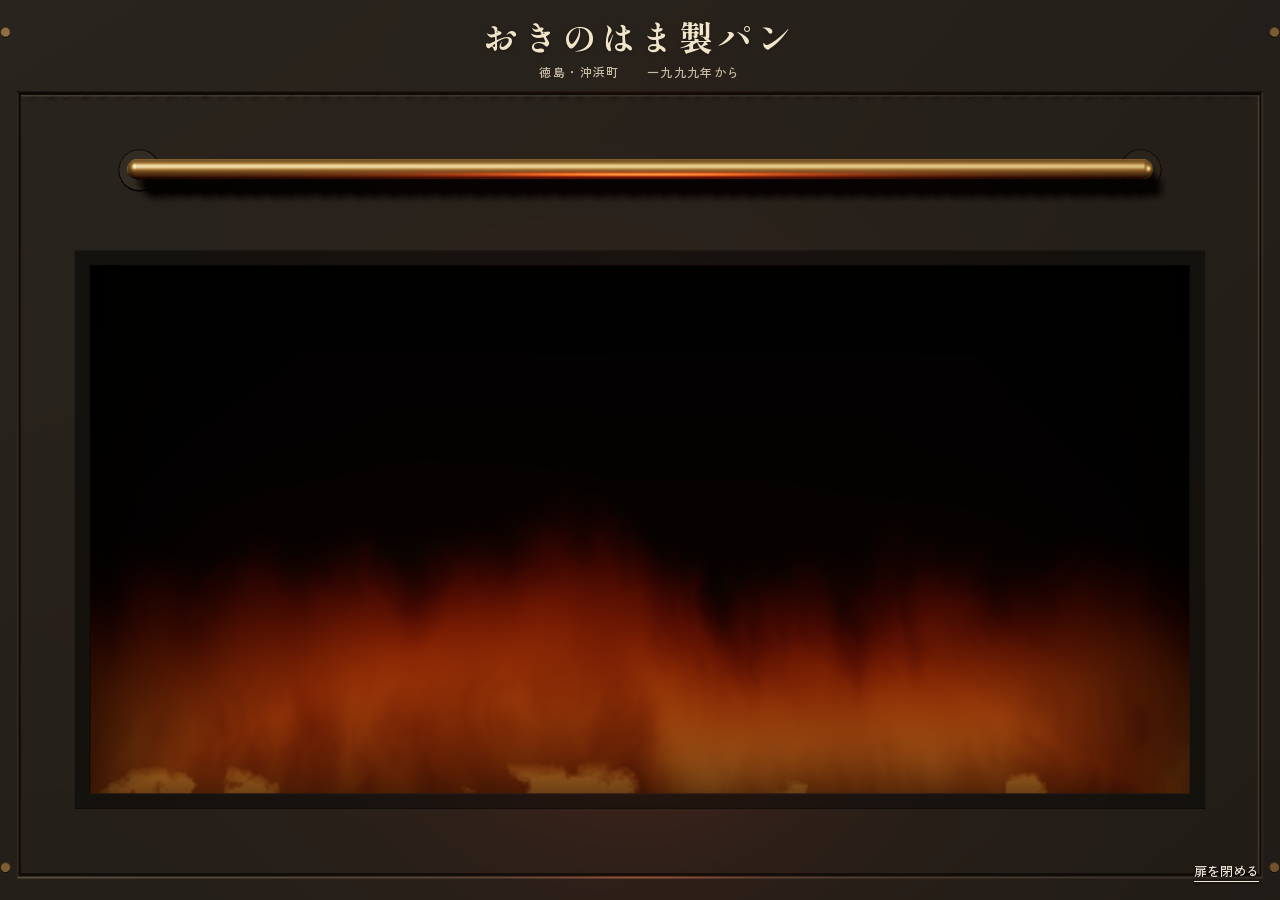
<file: index.html>
<!doctype html><html lang="ja"><head><meta charset="utf-8"><meta name="viewport" content="width=device-width,initial-scale=1,viewport-fit=cover"><meta name="robots" content="noindex,nofollow"><meta name="theme-color" content="#1b1a18"><meta name="description" content="徳島市沖浜町の架空のパン屋の制作見本。窯の扉を開けると、朝から順に焼き上がるパンと、金曜に焼いて送るパン便。"><link rel="canonical" href="https://okinohama-demo.github.io/okinohama/"><title>おきのはま製パン｜窯から、店先へ</title>
<link rel="icon" href="data:,">
<link rel="preconnect" href="https://fonts.googleapis.com"><link rel="preconnect" href="https://fonts.gstatic.com" crossorigin><link href="https://fonts.googleapis.com/css2?family=Shippori+Mincho+B1:wght@700&family=Zen+Kaku+Gothic+New:wght@500;700&display=swap" rel="stylesheet">
<link rel="stylesheet" href="door-review/door.css?v=solid3"><link rel="stylesheet" href="door-review/top-look.css?v=look1"><link rel="stylesheet" href="door-review/top-unified.css?v=unified1"><link rel="stylesheet" href="door-review/bakery-v4.css?v=v4f">
<link rel="modulepreload" href="door-review/door-v4-scene.mjs?v=v4f"><link rel="preload" href="door-review/assets/open/morning-batch-v1.webp" as="image">
</head><body class="bakery-v4"><main>
<div class="oven" id="oven" data-position="closed" data-view="framed" data-version="bakery-v4" data-renderer="loading">
  <section class="chamber" aria-labelledby="bread-title">
    <picture class="hero-scene"><img class="bread" src="door-review/assets/open/morning-batch-v1.webp" alt="窯の天板に並ぶ、焼きたてのパン" width="1536" height="1024" fetchpriority="high" draggable="false"></picture>
    <div class="chamber-vignette" aria-hidden="true"></div>
    <div class="bread-info" id="bread-info" aria-hidden="true">
      <h1 id="bread-title">朝は<br>この窯から</h1>
      <a class="hero-next" href="#today" tabindex="-1" inert>今日のパンへ <span aria-hidden="true">↓</span></a>
      <small class="hero-disclaimer">架空の店の制作見本です。</small>
    </div>
  </section>
  <canvas class="oven-canvas" id="oven-canvas" aria-hidden="true"></canvas>
  <div class="fallback-door" id="door-leaf" aria-hidden="true"></div>
  <header class="oven-header">
    <p class="oven-wordmark">おきのはま製パン</p>
    <p class="oven-origin">徳島・沖浜町　　一九九九年から</p>
  </header>
  <div class="handle" id="handle" role="slider" tabindex="0" aria-label="オーブンの扉" aria-valuemin="0" aria-valuemax="100" aria-valuenow="0" aria-valuetext="閉じています" aria-orientation="vertical" aria-describedby="gesture-help" aria-controls="oven-canvas">
    <img src="door-review/assets/open/handle.webp" alt="" width="672" height="98" draggable="false">
  </div>
  <p class="door-instruction" id="gesture-help">取っ手を下に引いて、開ける</p>
  <div class="fixed-controls"><a class="skip-door" href="#today">扉を開けずに、パンを見る</a><button class="toggle-door" id="toggle-door" type="button" aria-controls="door-leaf">扉を開ける</button></div>
  <div class="motion-note" id="motion-note" hidden><span id="motion-message">動きを減らす設定になっています。</span><button type="button" id="motion-toggle">扉の動きを試す</button></div>
  <p class="render-note" id="render-note" hidden>立体表示を読み込めませんでした。右下のボタンで扉を開閉できます。</p>
  <p class="sr-only" id="door-status" role="status" aria-live="polite"></p>
  <noscript><p class="no-script">扉を動かすにはJavaScriptを有効にしてください。</p></noscript>
  <div class="bake-loader" id="bake-loader" aria-hidden="true">
    <p class="oven-wordmark">おきのはま製パン</p>
    <svg class="bake-dial" viewBox="0 0 200 200"><circle cx="100" cy="100" r="92" class="dial-rim"/><g id="dial-ticks"></g><line id="dial-needle" x1="100" y1="112" x2="100" y2="30" class="dial-needle"/><circle cx="100" cy="100" r="7" class="dial-pin"/></svg>
    <p class="bake-temp"><span id="bake-temp">20</span>℃</p>
    <p class="bake-caption" id="bake-caption">窯を温めています</p>
  </div>
</div>

<div id="chapters" hidden inert>
<nav class="chapter-nav" aria-label="ページ内の案内" hidden inert><a class="nav-home" href="#oven" aria-label="窯へ戻る">おきのはま製パン</a><div class="nav-links"><a href="#today">パン</a><a href="#story">手紙</a><a href="#delivery">パン便</a><a href="#shop">店</a></div></nav>

<section class="counter-scene" id="today" aria-labelledby="today-title">
  <header class="section-head"><p class="eyebrow">毎日のパン</p><h2 id="today-title">朝から順に、<br>焼いています。</h2></header>
  <figure class="counter-photo"><img src="door-review/assets/open/bakery-counter-v1.webp" width="1536" height="1024" alt="朝の光が入る木の台に、食パン、あんパン、塩パンが並ぶ売り場" loading="lazy"></figure>
  <div class="bake-stage" id="bake-stage" data-running="false">
    <div class="stage-bread" id="stage-bread" role="group" aria-label="焼き上がったパンの写真。左右になぞると前後のパンへ移ります"></div>
    <div class="stage-copy" id="stage-copy">
      <p class="stage-time"><strong id="stage-time">7:00</strong><span>ごろ 焼き上がり</span></p>
      <h3 id="stage-name"></h3>
      <p class="stage-description" id="stage-description"></p>
      <p class="stage-price"><small id="stage-unit">1斤</small><strong id="stage-price">420</strong><small>円（税込）</small></p>
    </div>
    <div class="stage-clock" id="stage-clock" role="group" aria-label="焼き上がりの時刻でパンを選ぶ"></div>
  </div>
  <p class="fine-print counter-note">焼き上がりは目安です。商品・価格は制作見本です。</p>
</section>

<section class="letter-scene" id="story" aria-labelledby="story-title">
  <div class="letter-head"><p class="eyebrow">店主の手紙</p><h2 id="story-title">父の「いつもの」を<br>次の朝へ</h2></div>
  <div class="roll" id="letter-roll" hidden aria-hidden="true"><div class="roll-stage"><div class="roll-track" id="roll-track">
    <div class="roll-head"><span class="roll-eyebrow">店主の手紙</span><span class="roll-title">父の「いつもの」を</span><span class="roll-title">次の朝へ</span></div>
    <span class="roll-col">父が沖浜町に店を開いたのは、</span><span class="roll-col">一九九九年の春でした。</span><span class="roll-col">学校から帰ると、</span><span class="roll-col">袋を折るのが</span><span class="roll-col is-end">私の手伝いでした。</span>
    <span class="roll-col">店を継いでからも、</span><span class="roll-col">山型食パンとあんパンの</span><span class="roll-col">配合は変えていません。</span><span class="roll-col is-end">今も、同じ窯で焼いています。</span>
    <span class="roll-col">朝に顔を合わせる方にも、</span><span class="roll-col">遠くでパンを待つ方にも。</span><span class="roll-col">同じ窯から、</span><span class="roll-col is-end">いつものパンをお届けします。</span>
    <span class="roll-col roll-sign">二代目店主（架空）　田村 菜穂</span>
  </div></div></div>
  <div class="letter"><p>父が沖浜町に店を開いたのは、1999年の春でした。学校から帰ると、袋を折るのが私の手伝いでした。</p><p>店を継いでからも、山型食パンとあんパンの配合は変えていません。今も、同じ窯で焼いています。</p><p>朝に顔を合わせる方にも、遠くでパンを待つ方にも。同じ窯から、いつものパンをお届けします。</p><p class="signature"><small>二代目店主（架空）</small>田村 菜穂</p></div>
</section>

<section class="parcel-scene" id="delivery" aria-labelledby="delivery-title">
  <header class="parcel-heading"><p class="eyebrow">沖浜から、全国へ</p><h2 id="delivery-title">金曜に焼いて、<br>冷凍便で食卓へ。</h2></header>
  <figure class="parcel-photo" data-reveal><img src="door-review/assets/open/bread-parcel-v1.webp" width="1536" height="1024" loading="lazy" alt="食パンと塩パン、あんパン、鳴門金時のパン、くるみのパンを詰めた箱"></figure>
  <div class="parcel-description">
    <h3>沖浜いつものパン便</h3>
    <p class="parcel-contents">山型食パン1斤。塩パンとあんパン、鳴門金時のパンを各2個。阿波晩茶とくるみのパンを1個。</p>
    <form class="parcel-calc" id="parcel-calc" aria-label="送料込みの合計を計算する">
      <fieldset class="calc-region"><legend>お届け先</legend>
        <label><input type="radio" name="region" value="standard" checked><span>北海道・沖縄以外</span></label>
        <label><input type="radio" name="region" value="remote"><span>北海道・沖縄</span></label>
      </fieldset>
      <div class="calc-quantity"><span id="qty-label">箱の数</span><div class="stepper" role="group" aria-labelledby="qty-label"><button type="button" id="qty-minus" aria-label="1箱へらす">−</button><output id="qty-value" aria-live="polite">1</output><button type="button" id="qty-plus" aria-label="1箱ふやす">＋</button></div></div>
      <p class="calc-total"><span class="calc-label">送料込みの合計</span><span class="calc-amount"><strong id="calc-total">3,020</strong><span>円</span></span><span class="calc-breakdown" id="calc-breakdown">パン便 2,040円（税込）＋送料 980円</span></p>
    </form>
    <p class="parcel-terms">水曜18:00締切、毎週金曜発送。製造日から冷凍で14日、解凍後は当日中にお召し上がりください。</p>
    <p class="fine-print">価格・送料・発送条件は見本用です。注文・決済はできません。</p>
  </div>
</section>

<section class="shop-scene" id="shop" aria-labelledby="shop-title">
  <figure class="shop-photo" data-reveal><svg viewBox="0 88 1536 936" preserveAspectRatio="xMidYMin slice" role="img" aria-label="木の扉とガラス窓のある、おきのはま製パンの店先"><image href="door-review/assets/open/shop-front-v1.webp" width="1536" height="1024"/><text x="768" y="196" text-anchor="middle" class="shop-sign">おきのはま製パン</text></svg></figure>
  <div class="shop-information">
    <div class="shop-lead"><p class="eyebrow">店の案内</p><h2 id="shop-title">沖浜町で、<br>朝七時から。</h2></div>
    <div class="shop-time"><p class="shop-status" id="shop-status" hidden></p><p class="shop-hours">7:00–18:00</p><p class="shop-closed">日曜・月曜休み</p><p class="fine-print">売り切れ次第、早く閉める日があります。</p></div>
    <dl><div><dt>住所</dt><dd>徳島県徳島市沖浜町二丁目18-3<br><small>見本用の架空住所です。</small></dd></div><div><dt>駐車場</dt><dd>店の東側に3台<br>自転車置き場あり</dd></div><div><dt>支払い</dt><dd>現金・クレジットカード・交通系IC</dd></div></dl>
  </div>
  <footer><p>おきのはま製パン</p><a href="#oven">窯へ戻る ↑</a><small>架空の店の制作見本。写真は生成画像です。</small></footer>
</section>
</div></main>
<script type="module" src="door-review/door-v4.mjs?v=v4f"></script><script type="module" src="door-review/bakery-v4.mjs?v=v4f"></script></body></html>
</file>
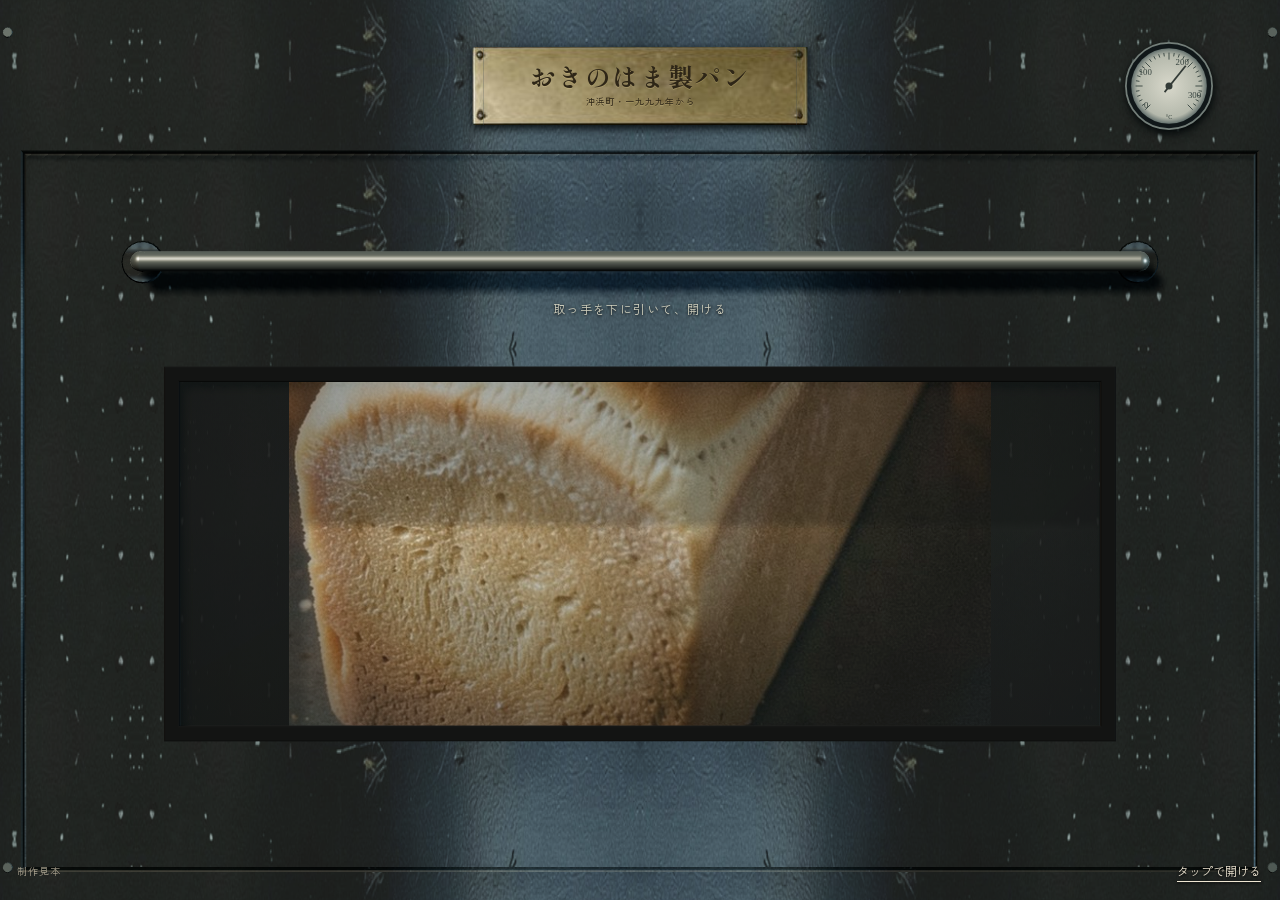
<file: door-review/index.html>
<!doctype html>
<html lang="ja">
<head>
  <meta charset="utf-8">
  <meta name="viewport" content="width=device-width,initial-scale=1,viewport-fit=cover">
  <meta name="theme-color" content="#172023">
  <title>おきのはま製パン｜扉をひらく</title>
  <meta name="description" content="取っ手を引いて、焼きたてのパンに会いに。架空のパン屋「おきのはま製パン」の制作見本。">
  <meta name="robots" content="noindex,nofollow">
  <link rel="preconnect" href="https://fonts.googleapis.com">
  <link href="https://fonts.googleapis.com/css2?family=Shippori+Mincho+B1:wght@700&family=Zen+Kaku+Gothic+New:wght@500;700&display=swap" rel="stylesheet">
  <link rel="preload" href="assets/open/loaf.jpg" as="image">
  <link rel="stylesheet" href="door.css?v=solid3">
</head>
<body>
  <main class="oven" id="oven" data-position="closed" data-view="framed" data-version="solid-v3" data-renderer="loading">
    <section class="chamber" aria-labelledby="bread-title">
      <div class="chamber-wall wall-left" aria-hidden="true"></div>
      <div class="chamber-wall wall-right" aria-hidden="true"></div>
      <img class="bread" src="assets/open/loaf.jpg" alt="オーブンの奥にある、焼きたての山型食パン" width="720" height="1280" fetchpriority="high" draggable="false">
      <div class="chamber-vignette" aria-hidden="true"></div>
      <div class="bread-info" id="bread-info" aria-hidden="true">
        <p>徳島市沖浜町、朝7時。</p>
        <h1 id="bread-title">おきのはま製パン</h1>
        <p class="bread-name">沖浜の朝・山型食パン</p>
        <small>架空の店の制作見本です</small>
      </div>
    </section>
    <canvas class="oven-canvas" id="oven-canvas" aria-hidden="true"></canvas>
    <div class="fallback-door" id="door-leaf" aria-hidden="true"></div>
    <header class="oven-header">
        <div class="makers-plate"><span>おきのはま製パン</span><small>沖浜町・一九九九年から</small></div>
        <svg class="thermometer" viewBox="0 0 100 100" aria-hidden="true">
          <defs><radialGradient id="dial"><stop stop-color="#d8d8cb"/><stop offset=".83" stop-color="#b5b9ac"/><stop offset="1" stop-color="#64716e"/></radialGradient></defs>
          <circle cx="50" cy="50" r="49" fill="#101719" stroke="#737e79" stroke-width="2"/>
          <circle cx="50" cy="50" r="43" fill="url(#dial)"/>
          <g id="ticks" stroke="#34413d"></g>
          <g font-family="serif" font-size="10" fill="#34413d" text-anchor="middle"><text x="24" y="75">0</text><text x="23" y="37">100</text><text x="65" y="26">200</text><text x="79" y="64">300</text></g>
          <path d="M45 57 69 27" stroke="#333b37" stroke-width="2"/><circle cx="50" cy="50" r="4" fill="#333b37"/>
          <text x="50" y="87" font-family="serif" font-size="7" fill="#34413d" text-anchor="middle">°C</text>
        </svg>
    </header>
        <div class="handle" id="handle" role="slider" tabindex="0" aria-label="オーブンの扉" aria-valuemin="0" aria-valuemax="100" aria-valuenow="0" aria-valuetext="閉じています" aria-orientation="vertical" aria-describedby="gesture-help" aria-controls="oven-canvas">
          <img src="assets/open/handle.webp" alt="" width="672" height="98" draggable="false">
        </div>
        <p class="door-instruction" id="gesture-help">取っ手を下に引いて、開ける</p>
    <div class="fixed-controls"><span class="demo-label">制作見本</span><button class="toggle-door" id="toggle-door" type="button" aria-controls="door-leaf">タップで開ける</button></div>
    <div class="motion-note" id="motion-note" hidden><span id="motion-message">動きを減らす設定になっています。</span><button type="button" id="motion-toggle">扉の動きを試す</button></div>
    <p class="render-note" id="render-note" hidden>立体表示を読み込めませんでした。右下のボタンで扉を開閉できます。</p>
    <p class="sr-only" id="door-status" role="status" aria-live="polite"></p>
    <noscript><p class="no-script">扉を動かすにはJavaScriptを有効にしてください。</p></noscript>
  </main>
  <script type="module" src="door.js?v=solid3"></script>
</body>
</html>
</file>
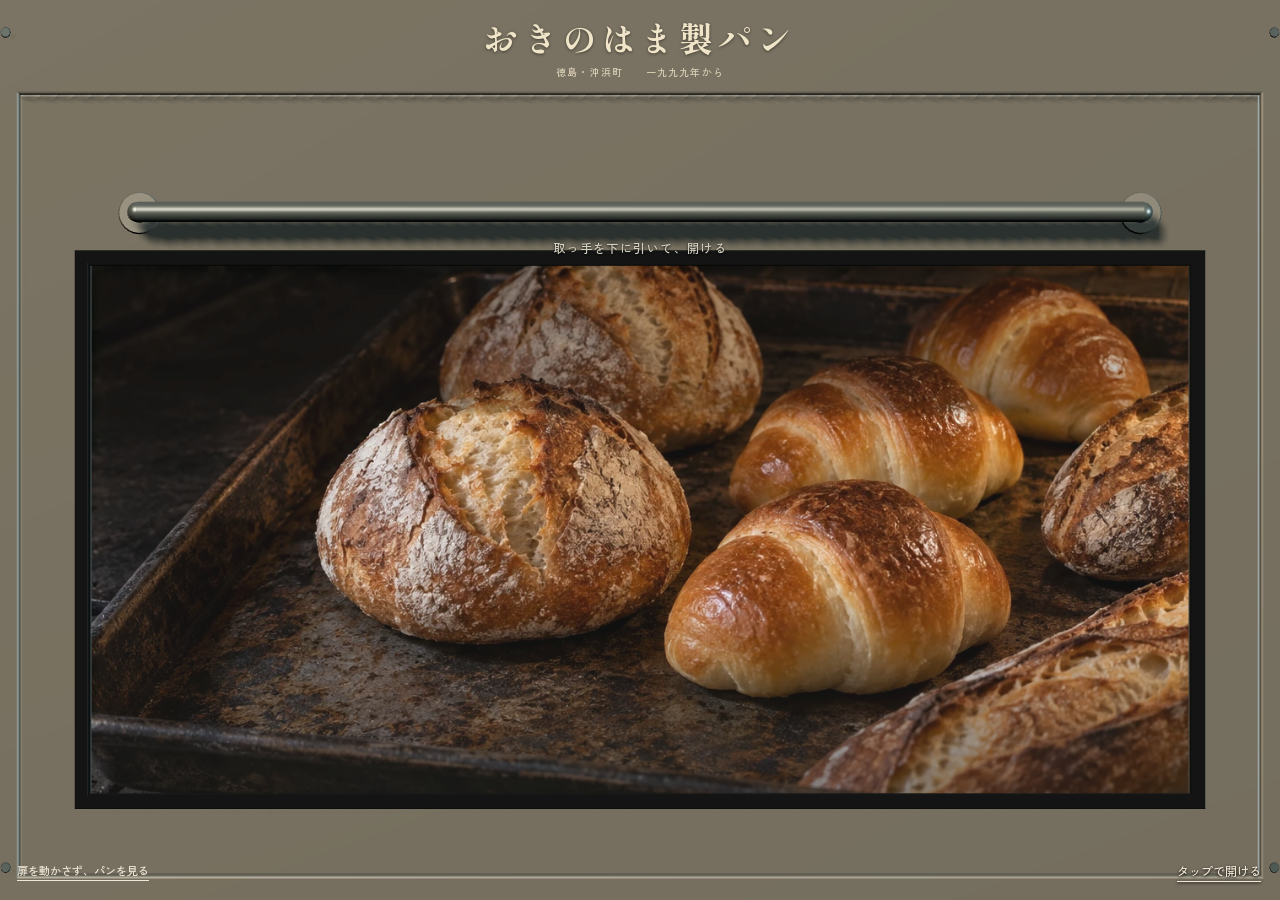
<file: door-review/atmosphere-study.html>
<!doctype html><html lang="ja"><head><meta charset="utf-8"><meta name="viewport" content="width=device-width,initial-scale=1,viewport-fit=cover"><meta name="robots" content="noindex,nofollow"><meta name="theme-color" content="#f6f6f0"><title>おきのはま製パン｜窯から、店先へ</title>
<link rel="preconnect" href="https://fonts.googleapis.com"><link rel="preconnect" href="https://fonts.gstatic.com" crossorigin><link href="https://fonts.googleapis.com/css2?family=Shippori+Mincho+B1:wght@700&family=Zen+Kaku+Gothic+New:wght@500;700&display=swap" rel="stylesheet">
<link rel="stylesheet" href="door.css?v=solid3"><link rel="stylesheet" href="top-look.css?v=look1"><link rel="stylesheet" href="top-unified.css?v=unified1"><link rel="stylesheet" href="atmosphere-study.css?v=atmosphere3">
<link rel="modulepreload" href="door-unified-scene.mjs?v=unified1"><link rel="preload" href="assets/open/morning-batch-v1.webp" as="image">
</head><body class="atmosphere-study"><main>  <div class="oven" id="oven" data-position="closed" data-view="framed" data-version="atmosphere-study-v3" data-renderer="loading">
    <section class="chamber" aria-labelledby="bread-title">
      <div class="chamber-wall wall-left" aria-hidden="true"></div>
      <div class="chamber-wall wall-right" aria-hidden="true"></div>
      <picture class="hero-scene"><img class="bread" src="assets/open/morning-batch-v1.webp" alt="窯の天板に並ぶ、焼きたての丸パンやロールパン" width="1536" height="1024" fetchpriority="high" draggable="false"></picture>
      <div class="chamber-vignette" aria-hidden="true"></div>
      <div class="bread-info" id="bread-info" aria-hidden="true">
        <h1 id="bread-title">朝は、この窯から。</h1>
        <a class="hero-next" href="#today" tabindex="-1" inert>今日のパンへ <span aria-hidden="true">↓</span></a>
        <small class="hero-disclaimer">架空の店の制作見本です。</small>
      </div>
    </section>
    <canvas class="oven-canvas" id="oven-canvas" aria-hidden="true"></canvas>
    <div class="fallback-door" id="door-leaf" aria-hidden="true"></div>
    <header class="oven-header">
      <p class="oven-wordmark">おきのはま製パン</p>
      <p class="oven-origin">徳島・沖浜町　　一九九九年から</p>
    </header>
        <div class="handle" id="handle" role="slider" tabindex="0" aria-label="オーブンの扉" aria-valuemin="0" aria-valuemax="100" aria-valuenow="0" aria-valuetext="閉じています" aria-orientation="vertical" aria-describedby="gesture-help" aria-controls="oven-canvas">
          <img src="assets/open/handle.webp" alt="" width="672" height="98" draggable="false">
        </div>
        <p class="door-instruction" id="gesture-help">取っ手を下に引いて、開ける</p>
    <div class="fixed-controls"><a class="skip-door" href="#today">扉を動かさず、パンを見る</a><button class="toggle-door" id="toggle-door" type="button" aria-controls="door-leaf">タップで開ける</button></div>
    <div class="motion-note" id="motion-note" hidden><span id="motion-message">動きを減らす設定になっています。</span><button type="button" id="motion-toggle">扉の動きを試す</button></div>
    <p class="render-note" id="render-note" hidden>立体表示を読み込めませんでした。右下のボタンで扉を開閉できます。</p>
    <p class="sr-only" id="door-status" role="status" aria-live="polite"></p>
    <noscript><p class="no-script">扉を動かすにはJavaScriptを有効にしてください。</p></noscript>
  </div>


<div id="chapters" hidden inert>
<nav class="chapter-nav" aria-label="ページ内の案内" hidden inert><a href="#today">パン</a><a href="#story">手紙</a><a href="#delivery">パン便</a><a href="#shop">店</a></nav>
<section class="counter-scene" id="today" aria-labelledby="today-title">
  <header class="section-head"><div><p class="eyebrow">毎日のパン</p><h2 id="today-title">朝から順に、<br>焼いています。</h2></div><p class="quiet-copy">窯から出たら、いつもの場所へ。<br>今日のパンを、ゆっくりどうぞ。</p></header>
  <figure class="counter-photo"><img src="assets/open/bakery-counter-v1.webp" width="1536" height="1024" alt="朝の光が入る木の台に、食パン、あんパン、塩パンが並ぶ売り場" loading="lazy"><figcaption>徳島・沖浜町　おきのはま製パン</figcaption></figure>
  <div class="shelf-heading"><p>焼き上がりの順に</p><div class="shelf-arrows"><button type="button" data-step="-1" aria-label="前のパンを見る" aria-controls="bread-shelf">←</button><button type="button" data-step="1" aria-label="次のパンを見る" aria-controls="bread-shelf">→</button></div></div>
  <div class="bread-shelf" id="bread-shelf" tabindex="0" role="region" aria-label="パンの棚。横にスクロールして選べます"></div>
  <p class="shelf-note"><span id="shelf-position" aria-live="polite" aria-atomic="true">1 / 6</span><span>横に送って、パンを選ぶ　↔</span></p>
  <p class="fine-print">焼き上がりは目安です。商品・価格は制作見本です。</p>
</section>
<section class="hands-scene" id="story" aria-labelledby="story-title">
  <div class="hands-picture"><img src="assets/open/owner-hands-v1.webp" width="1536" height="1024" loading="lazy" alt="粉のついた作業台で、生地を折りたたむ店主の手"><div class="hands-title"><p class="eyebrow">店主の手紙</p><h2 id="story-title">父の「いつもの」を、<br>次の朝へ。</h2></div></div>
  <div class="letter"><p>父が沖浜町に店を開いたのは、1999年の春でした。学校から帰ると、袋を折るのが私の手伝いでした。</p><p>店を継いでからも、山型食パンとあんパンの配合は変えていません。今も、同じ窯で焼いています。</p><p>朝に顔を合わせる方にも、遠くでパンを待つ方にも。同じ窯から、いつものパンをお届けします。</p><p class="signature"><small>二代目店主（架空）</small>田村 菜穂</p></div>
</section>
<section class="parcel-scene" id="delivery" aria-labelledby="delivery-title">
  <header class="parcel-heading"><p class="eyebrow">沖浜から、全国へ</p><h2 id="delivery-title">金曜に焼いて、<br>冷凍便で食卓へ。</h2></header>
  <figure class="parcel-photo"><img src="assets/open/bread-parcel-v1.webp" width="1536" height="1024" loading="lazy" alt="食パンと塩パン、あんパン、鳴門金時のパン、くるみのパンを詰めた箱"></figure>
  <div class="parcel-description"><h3>沖浜いつものパン便</h3><p class="parcel-price"><span class="parcel-amount"><strong>2,040</strong><span class="parcel-unit">円</span></span><span class="parcel-meta">8点入り・税込・送料別</span></p><p>山型食パン1斤。塩パンとあんパン、<br>鳴門金時のパンを各2個。<br>阿波晩茶とくるみのパンを1個。</p><details><summary>送料とお届けについて <span aria-hidden="true">＋</span></summary><p>送料980円。北海道・沖縄は1,480円。<br>1箱の送料込み合計は3,020円、北海道・沖縄は3,520円です。</p><p>水曜18:00締切、毎週金曜発送。製造日から冷凍で14日、解凍後は当日中にお召し上がりください。</p></details><p class="fine-print">価格・送料・発送条件は見本用です。<br>注文・決済はできません。</p></div>
</section>
<section class="shop-scene" id="shop" aria-labelledby="shop-title">
  <figure class="shop-photo"><img src="assets/open/shop-front-v1.webp" width="1536" height="1024" loading="lazy" alt="木の扉とガラス窓のある、おきのはま製パンの店先"><span class="shop-sign" aria-hidden="true">おきのはま製パン</span></figure>
  <div class="shop-information"><div><p class="eyebrow">店の案内</p><h2 id="shop-title">沖浜町で、<br>朝七時から。</h2><p class="shop-hours">7:00–18:00</p><p>日曜・月曜休み</p><p class="fine-print">売り切れ次第、早く閉める日があります。</p></div><dl><div><dt>住所</dt><dd>徳島県徳島市沖浜町二丁目18-3<br><small>見本用の架空住所です。</small></dd></div><div><dt>駐車場</dt><dd>店の東側に3台<br>自転車置き場あり</dd></div><div><dt>支払い</dt><dd>現金・クレジットカード・交通系IC</dd></div></dl></div>
  <footer><p>おきのはま製パン</p><a href="#oven">窯へ戻る ↑</a><small>架空の店の制作見本。写真は生成画像です。</small></footer>
</section>
</div></main>
<script type="module" src="door-unified.mjs?v=unified1"></script><script type="module" src="atmosphere-study.mjs?v=atmosphere3"></script></body></html>
</file>
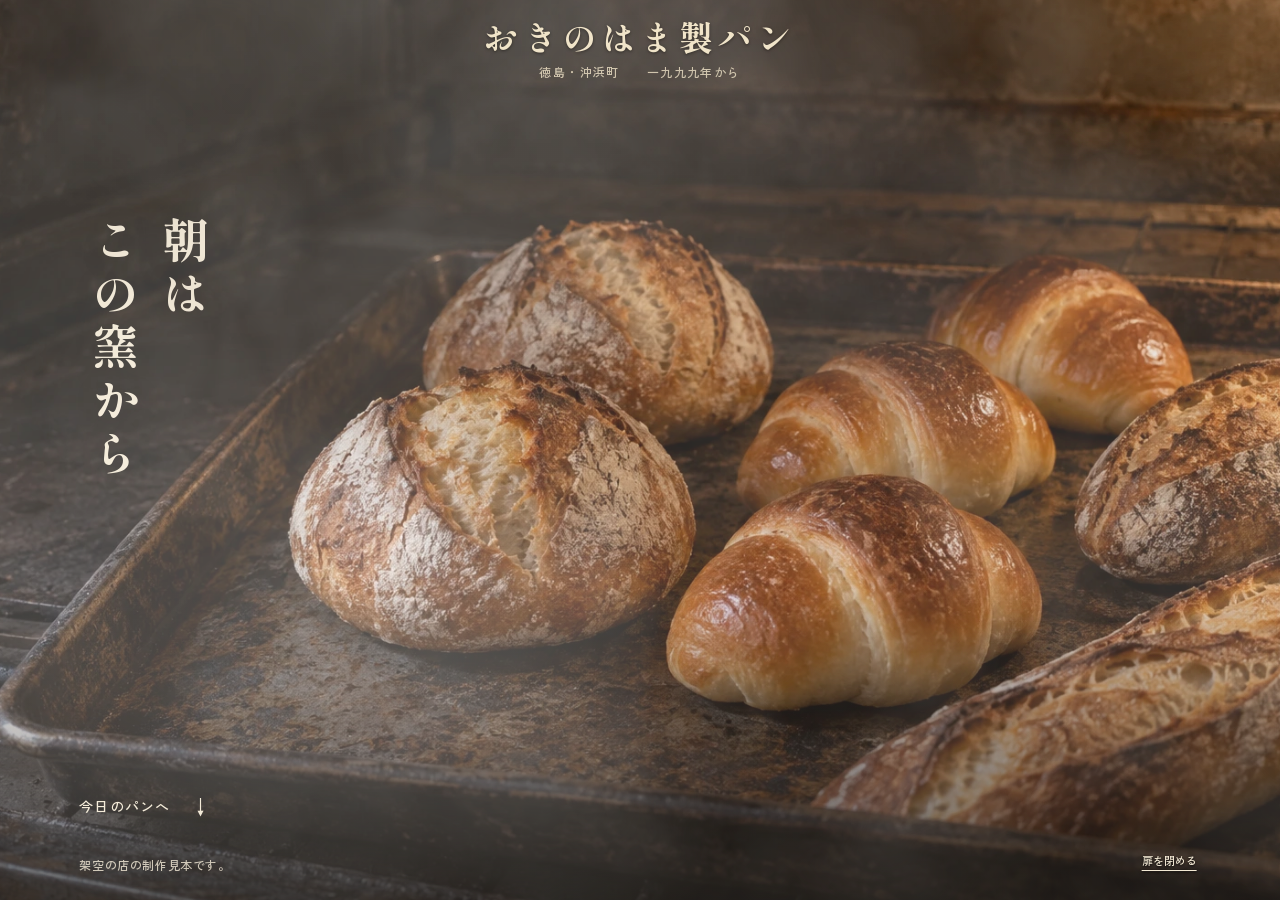
<file: door-review/bakery-v4.html>
<!doctype html><html lang="ja"><head><meta charset="utf-8"><meta name="viewport" content="width=device-width,initial-scale=1,viewport-fit=cover"><meta name="robots" content="noindex,nofollow"><meta name="theme-color" content="#1b1a18"><title>おきのはま製パン｜窯から、店先へ</title>
<link rel="icon" href="data:,">
<link rel="preconnect" href="https://fonts.googleapis.com"><link rel="preconnect" href="https://fonts.gstatic.com" crossorigin><link href="https://fonts.googleapis.com/css2?family=Shippori+Mincho+B1:wght@700&family=Zen+Kaku+Gothic+New:wght@500;700&display=swap" rel="stylesheet">
<link rel="stylesheet" href="door.css?v=solid3"><link rel="stylesheet" href="top-look.css?v=look1"><link rel="stylesheet" href="top-unified.css?v=unified1"><link rel="stylesheet" href="bakery-v4.css?v=v4f">
<link rel="modulepreload" href="door-v4-scene.mjs?v=v4f"><link rel="preload" href="assets/open/morning-batch-v1.webp" as="image">
</head><body class="bakery-v4"><main>
<div class="oven" id="oven" data-position="closed" data-view="framed" data-version="bakery-v4" data-renderer="loading">
  <section class="chamber" aria-labelledby="bread-title">
    <picture class="hero-scene"><img class="bread" src="assets/open/morning-batch-v1.webp" alt="窯の天板に並ぶ、焼きたてのパン" width="1536" height="1024" fetchpriority="high" draggable="false"></picture>
    <div class="chamber-vignette" aria-hidden="true"></div>
    <div class="bread-info" id="bread-info" aria-hidden="true">
      <h1 id="bread-title">朝は<br>この窯から</h1>
      <a class="hero-next" href="#today" tabindex="-1" inert>今日のパンへ <span aria-hidden="true">↓</span></a>
      <small class="hero-disclaimer">架空の店の制作見本です。</small>
    </div>
  </section>
  <canvas class="oven-canvas" id="oven-canvas" aria-hidden="true"></canvas>
  <div class="fallback-door" id="door-leaf" aria-hidden="true"></div>
  <header class="oven-header">
    <p class="oven-wordmark">おきのはま製パン</p>
    <p class="oven-origin">徳島・沖浜町　　一九九九年から</p>
  </header>
  <div class="handle" id="handle" role="slider" tabindex="0" aria-label="オーブンの扉" aria-valuemin="0" aria-valuemax="100" aria-valuenow="0" aria-valuetext="閉じています" aria-orientation="vertical" aria-describedby="gesture-help" aria-controls="oven-canvas">
    <img src="assets/open/handle.webp" alt="" width="672" height="98" draggable="false">
  </div>
  <p class="door-instruction" id="gesture-help">取っ手を下に引いて、開ける</p>
  <div class="fixed-controls"><a class="skip-door" href="#today">扉を開けずに、パンを見る</a><button class="toggle-door" id="toggle-door" type="button" aria-controls="door-leaf">扉を開ける</button></div>
  <div class="motion-note" id="motion-note" hidden><span id="motion-message">動きを減らす設定になっています。</span><button type="button" id="motion-toggle">扉の動きを試す</button></div>
  <p class="render-note" id="render-note" hidden>立体表示を読み込めませんでした。右下のボタンで扉を開閉できます。</p>
  <p class="sr-only" id="door-status" role="status" aria-live="polite"></p>
  <noscript><p class="no-script">扉を動かすにはJavaScriptを有効にしてください。</p></noscript>
  <div class="bake-loader" id="bake-loader" aria-hidden="true">
    <p class="oven-wordmark">おきのはま製パン</p>
    <svg class="bake-dial" viewBox="0 0 200 200"><circle cx="100" cy="100" r="92" class="dial-rim"/><g id="dial-ticks"></g><line id="dial-needle" x1="100" y1="112" x2="100" y2="30" class="dial-needle"/><circle cx="100" cy="100" r="7" class="dial-pin"/></svg>
    <p class="bake-temp"><span id="bake-temp">20</span>℃</p>
    <p class="bake-caption" id="bake-caption">窯を温めています</p>
  </div>
</div>

<div id="chapters" hidden inert>
<nav class="chapter-nav" aria-label="ページ内の案内" hidden inert><a class="nav-home" href="#oven" aria-label="窯へ戻る">おきのはま製パン</a><div class="nav-links"><a href="#today">パン</a><a href="#story">手紙</a><a href="#delivery">パン便</a><a href="#shop">店</a></div></nav>

<section class="counter-scene" id="today" aria-labelledby="today-title">
  <header class="section-head"><p class="eyebrow">毎日のパン</p><h2 id="today-title">朝から順に、<br>焼いています。</h2></header>
  <figure class="counter-photo"><img src="assets/open/bakery-counter-v1.webp" width="1536" height="1024" alt="朝の光が入る木の台に、食パン、あんパン、塩パンが並ぶ売り場" loading="lazy"></figure>
  <div class="bake-stage" id="bake-stage" data-running="false">
    <div class="stage-bread" id="stage-bread" role="group" aria-label="焼き上がったパンの写真。左右になぞると前後のパンへ移ります"></div>
    <div class="stage-copy" id="stage-copy">
      <p class="stage-time"><strong id="stage-time">7:00</strong><span>ごろ 焼き上がり</span></p>
      <h3 id="stage-name"></h3>
      <p class="stage-description" id="stage-description"></p>
      <p class="stage-price"><small id="stage-unit">1斤</small><strong id="stage-price">420</strong><small>円（税込）</small></p>
    </div>
    <div class="stage-clock" id="stage-clock" role="group" aria-label="焼き上がりの時刻でパンを選ぶ"></div>
  </div>
  <p class="fine-print counter-note">焼き上がりは目安です。商品・価格は制作見本です。</p>
</section>

<section class="letter-scene" id="story" aria-labelledby="story-title">
  <div class="letter-head"><p class="eyebrow">店主の手紙</p><h2 id="story-title">父の「いつもの」を<br>次の朝へ</h2></div>
  <div class="roll" id="letter-roll" hidden aria-hidden="true"><div class="roll-stage"><div class="roll-track" id="roll-track">
    <div class="roll-head"><span class="roll-eyebrow">店主の手紙</span><span class="roll-title">父の「いつもの」を</span><span class="roll-title">次の朝へ</span></div>
    <span class="roll-col">父が沖浜町に店を開いたのは、</span><span class="roll-col">一九九九年の春でした。</span><span class="roll-col">学校から帰ると、</span><span class="roll-col">袋を折るのが</span><span class="roll-col is-end">私の手伝いでした。</span>
    <span class="roll-col">店を継いでからも、</span><span class="roll-col">山型食パンとあんパンの</span><span class="roll-col">配合は変えていません。</span><span class="roll-col is-end">今も、同じ窯で焼いています。</span>
    <span class="roll-col">朝に顔を合わせる方にも、</span><span class="roll-col">遠くでパンを待つ方にも。</span><span class="roll-col">同じ窯から、</span><span class="roll-col is-end">いつものパンをお届けします。</span>
    <span class="roll-col roll-sign">二代目店主（架空）　田村 菜穂</span>
  </div></div></div>
  <div class="letter"><p>父が沖浜町に店を開いたのは、1999年の春でした。学校から帰ると、袋を折るのが私の手伝いでした。</p><p>店を継いでからも、山型食パンとあんパンの配合は変えていません。今も、同じ窯で焼いています。</p><p>朝に顔を合わせる方にも、遠くでパンを待つ方にも。同じ窯から、いつものパンをお届けします。</p><p class="signature"><small>二代目店主（架空）</small>田村 菜穂</p></div>
</section>

<section class="parcel-scene" id="delivery" aria-labelledby="delivery-title">
  <header class="parcel-heading"><p class="eyebrow">沖浜から、全国へ</p><h2 id="delivery-title">金曜に焼いて、<br>冷凍便で食卓へ。</h2></header>
  <figure class="parcel-photo" data-reveal><img src="assets/open/bread-parcel-v1.webp" width="1536" height="1024" loading="lazy" alt="食パンと塩パン、あんパン、鳴門金時のパン、くるみのパンを詰めた箱"></figure>
  <div class="parcel-description">
    <h3>沖浜いつものパン便</h3>
    <p class="parcel-contents">山型食パン1斤。塩パンとあんパン、鳴門金時のパンを各2個。阿波晩茶とくるみのパンを1個。</p>
    <form class="parcel-calc" id="parcel-calc" aria-label="送料込みの合計を計算する">
      <fieldset class="calc-region"><legend>お届け先</legend>
        <label><input type="radio" name="region" value="standard" checked><span>北海道・沖縄以外</span></label>
        <label><input type="radio" name="region" value="remote"><span>北海道・沖縄</span></label>
      </fieldset>
      <div class="calc-quantity"><span id="qty-label">箱の数</span><div class="stepper" role="group" aria-labelledby="qty-label"><button type="button" id="qty-minus" aria-label="1箱へらす">−</button><output id="qty-value" aria-live="polite">1</output><button type="button" id="qty-plus" aria-label="1箱ふやす">＋</button></div></div>
      <p class="calc-total"><span class="calc-label">送料込みの合計</span><span class="calc-amount"><strong id="calc-total">3,020</strong><span>円</span></span><span class="calc-breakdown" id="calc-breakdown">パン便 2,040円（税込）＋送料 980円</span></p>
    </form>
    <p class="parcel-terms">水曜18:00締切、毎週金曜発送。製造日から冷凍で14日、解凍後は当日中にお召し上がりください。</p>
    <p class="fine-print">価格・送料・発送条件は見本用です。注文・決済はできません。</p>
  </div>
</section>

<section class="shop-scene" id="shop" aria-labelledby="shop-title">
  <figure class="shop-photo" data-reveal><svg viewBox="0 88 1536 936" preserveAspectRatio="xMidYMin slice" role="img" aria-label="木の扉とガラス窓のある、おきのはま製パンの店先"><image href="assets/open/shop-front-v1.webp" width="1536" height="1024"/><text x="768" y="196" text-anchor="middle" class="shop-sign">おきのはま製パン</text></svg></figure>
  <div class="shop-information">
    <div class="shop-lead"><p class="eyebrow">店の案内</p><h2 id="shop-title">沖浜町で、<br>朝七時から。</h2></div>
    <div class="shop-time"><p class="shop-status" id="shop-status" hidden></p><p class="shop-hours">7:00–18:00</p><p class="shop-closed">日曜・月曜休み</p><p class="fine-print">売り切れ次第、早く閉める日があります。</p></div>
    <dl><div><dt>住所</dt><dd>徳島県徳島市沖浜町二丁目18-3<br><small>見本用の架空住所です。</small></dd></div><div><dt>駐車場</dt><dd>店の東側に3台<br>自転車置き場あり</dd></div><div><dt>支払い</dt><dd>現金・クレジットカード・交通系IC</dd></div></dl>
  </div>
  <footer><p>おきのはま製パン</p><a href="#oven">窯へ戻る ↑</a><small>架空の店の制作見本。写真は生成画像です。</small></footer>
</section>
</div></main>
<script type="module" src="door-v4.mjs?v=v4f"></script><script type="module" src="bakery-v4.mjs?v=v4f"></script></body></html>
</file>
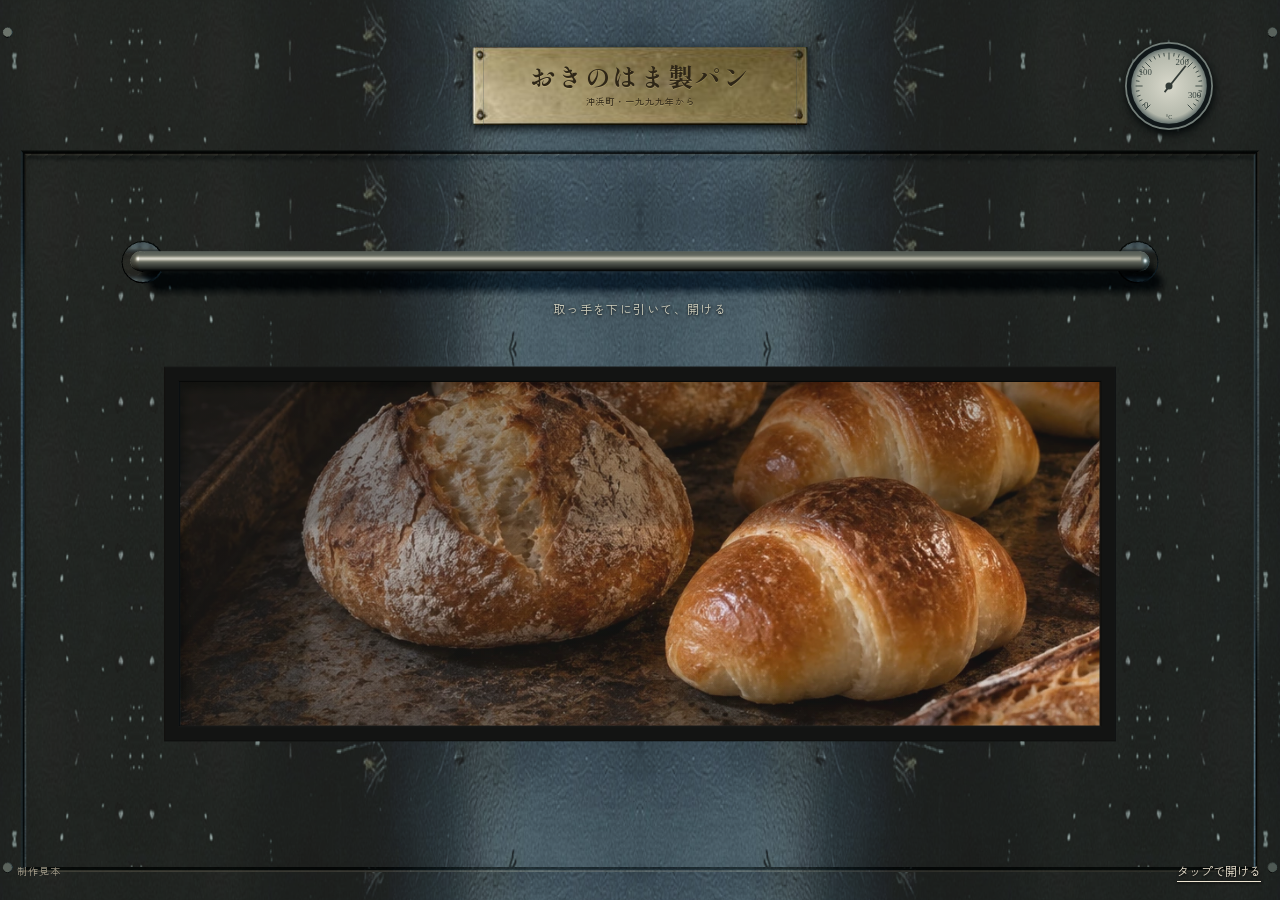
<file: door-review/bread-look.html>
<!doctype html>
<html lang="ja">
<head>
  <meta charset="utf-8">
  <meta name="viewport" content="width=device-width,initial-scale=1,viewport-fit=cover">
  <meta name="theme-color" content="#172023">
  <title>おきのはま製パン｜扉をひらく</title>
  <meta name="description" content="取っ手を引いて、焼きたてのパンに会いに。架空のパン屋「おきのはま製パン」の制作見本。">
  <meta name="robots" content="noindex,nofollow">
  <link rel="preconnect" href="https://fonts.googleapis.com">
  <link href="https://fonts.googleapis.com/css2?family=Shippori+Mincho+B1:wght@700&family=Zen+Kaku+Gothic+New:wght@500;700&display=swap" rel="stylesheet">
  <link rel="preload" href="assets/open/morning-batch-v1.webp" as="image">
  <link rel="stylesheet" href="door.css?v=solid3">
  <link rel="stylesheet" href="top-look.css?v=look1">
  <link rel="stylesheet" href="bread-look.css?v=breads1">
</head>
<body class="bread-journey">
  <main class="bakery-page">
  <div class="oven" id="oven" data-position="closed" data-view="framed" data-version="bread-look-v1" data-renderer="loading">
    <section class="chamber" aria-labelledby="bread-title">
      <div class="chamber-wall wall-left" aria-hidden="true"></div>
      <div class="chamber-wall wall-right" aria-hidden="true"></div>
      <img class="bread" src="assets/open/morning-batch-v1.webp" alt="天板に並ぶ、焼きたての丸パンやロールパン" width="1536" height="1024" fetchpriority="high" draggable="false">
      <div class="chamber-vignette" aria-hidden="true"></div>
      <div class="bread-info" id="bread-info" aria-hidden="true">
        <div class="hero-masthead"><p class="hero-brand">おきのはま製パン</p><p class="hero-place">徳島・沖浜町</p></div>
        <h1 id="bread-title"><span>朝は、</span><span>この窯から。</span></h1>
        <div class="hero-note"><p>まちのいつもに、焼きたてを。</p><p class="hero-since">一九九九年から、毎朝七時。</p></div>
        <a class="hero-next" href="#today" tabindex="-1" inert>今日のパンへ <span aria-hidden="true">↓</span></a>
        <small class="hero-disclaimer">架空の店の制作見本です。</small>
      </div>
    </section>
    <canvas class="oven-canvas" id="oven-canvas" aria-hidden="true"></canvas>
    <div class="fallback-door" id="door-leaf" aria-hidden="true"></div>
    <header class="oven-header">
        <div class="makers-plate"><span>おきのはま製パン</span><small>沖浜町・一九九九年から</small></div>
        <svg class="thermometer" viewBox="0 0 100 100" aria-hidden="true">
          <defs><radialGradient id="dial"><stop stop-color="#d8d8cb"/><stop offset=".83" stop-color="#b5b9ac"/><stop offset="1" stop-color="#64716e"/></radialGradient></defs>
          <circle cx="50" cy="50" r="49" fill="#101719" stroke="#737e79" stroke-width="2"/>
          <circle cx="50" cy="50" r="43" fill="url(#dial)"/>
          <g id="ticks" stroke="#34413d"></g>
          <g font-family="serif" font-size="10" fill="#34413d" text-anchor="middle"><text x="24" y="75">0</text><text x="23" y="37">100</text><text x="65" y="26">200</text><text x="79" y="64">300</text></g>
          <path d="M45 57 69 27" stroke="#333b37" stroke-width="2"/><circle cx="50" cy="50" r="4" fill="#333b37"/>
          <text x="50" y="87" font-family="serif" font-size="7" fill="#34413d" text-anchor="middle">°C</text>
        </svg>
    </header>
        <div class="handle" id="handle" role="slider" tabindex="0" aria-label="オーブンの扉" aria-valuemin="0" aria-valuemax="100" aria-valuenow="0" aria-valuetext="閉じています" aria-orientation="vertical" aria-describedby="gesture-help" aria-controls="oven-canvas">
          <img src="assets/open/handle.webp" alt="" width="672" height="98" draggable="false">
        </div>
        <p class="door-instruction" id="gesture-help">取っ手を下に引いて、開ける</p>
    <div class="fixed-controls"><span class="demo-label">制作見本</span><button class="toggle-door" id="toggle-door" type="button" aria-controls="door-leaf">タップで開ける</button></div>
    <div class="motion-note" id="motion-note" hidden><span id="motion-message">動きを減らす設定になっています。</span><button type="button" id="motion-toggle">扉の動きを試す</button></div>
    <p class="render-note" id="render-note" hidden>立体表示を読み込めませんでした。右下のボタンで扉を開閉できます。</p>
    <p class="sr-only" id="door-status" role="status" aria-live="polite"></p>
    <noscript><p class="no-script">扉を動かすにはJavaScriptを有効にしてください。</p></noscript>
  </div>

    <section class="daily-breads" id="today" aria-labelledby="today-title" hidden inert>
      <div class="daily-heading">
        <div><p class="daily-kicker">毎日のパン</p><h2 id="today-title">朝から順に、<br>焼いています。</h2></div>
        <p class="daily-guide">焼き上がりの時刻を選んで、<br>パンをご覧ください。</p>
      </div>
      <div class="bake-navigation">
        <p id="bake-label">焼き上がりの目安</p>
        <div class="bake-times" role="group" aria-labelledby="bake-label">
          <button type="button" data-bread="0" aria-pressed="true" aria-label="7時、沖浜の朝・山型食パン" aria-controls="bread-selection"><time>7:00</time><span aria-hidden="true"></span></button>
          <button type="button" data-bread="1" aria-pressed="false" aria-label="8時30分、自家炊きあんパン" aria-controls="bread-selection"><time>8:30</time><span aria-hidden="true"></span></button>
          <button type="button" data-bread="2" aria-pressed="false" aria-label="9時30分、鳴門金時の小さな山" aria-controls="bread-selection"><time>9:30</time><span aria-hidden="true"></span></button>
          <button type="button" data-bread="3" aria-pressed="false" aria-label="11時、沖浜塩パン" aria-controls="bread-selection"><time>11:00</time><span aria-hidden="true"></span></button>
          <button type="button" data-bread="4" aria-pressed="false" aria-label="11時30分、れんこん焼きカレー" aria-controls="bread-selection"><time>11:30</time><span aria-hidden="true"></span></button>
          <button type="button" data-bread="5" aria-pressed="false" aria-label="14時、阿波晩茶とくるみ" aria-controls="bread-selection"><time>14:00</time><span aria-hidden="true"></span></button>
        </div>
      </div>
      <div class="bread-selection" id="bread-selection">
        <figure class="bread-portrait">
          <svg id="selected-picture" viewBox="0 0 544 512" role="img" aria-label="丸い山が三つ連なる、山型食パン" focusable="false"><defs><clipPath id="bread-crop"><rect id="bread-crop-window" x="0" y="0" width="544" height="512" /></clipPath></defs><image href="assets/open/bread-lineup-v1.webp" width="1536" height="1024" clip-path="url(#bread-crop)" /></svg>
        </figure>
        <div class="bread-description" aria-live="polite" aria-atomic="true">
          <p class="selected-bake"><time id="selected-time">7:00</time><span>ごろ 焼き上がり</span></p>
          <h3 id="selected-name">沖浜の朝・<br>山型食パン</h3>
          <p id="selected-description">湯種でもっちり。<br>毎朝のトーストに。</p>
          <p class="selected-price"><span id="selected-unit">1斤</span><strong id="selected-price">420</strong><span>円（税込）</span></p>
        </div>
      </div>
      <footer class="daily-footer"><p>写真・価格・焼き上がり時刻は、<br class="mobile-break">架空の店の見本用です。<br>小麦・乳・卵・くるみなどを同じ厨房で扱います。</p><a href="#oven">ページの先頭へ <span aria-hidden="true">↑</span></a></footer>
    </section>
  </main>
  <script type="module" src="door.js?v=solid3"></script>
  <script type="module" src="bread-look.js?v=breads1"></script>
</body>
</html>
</file>
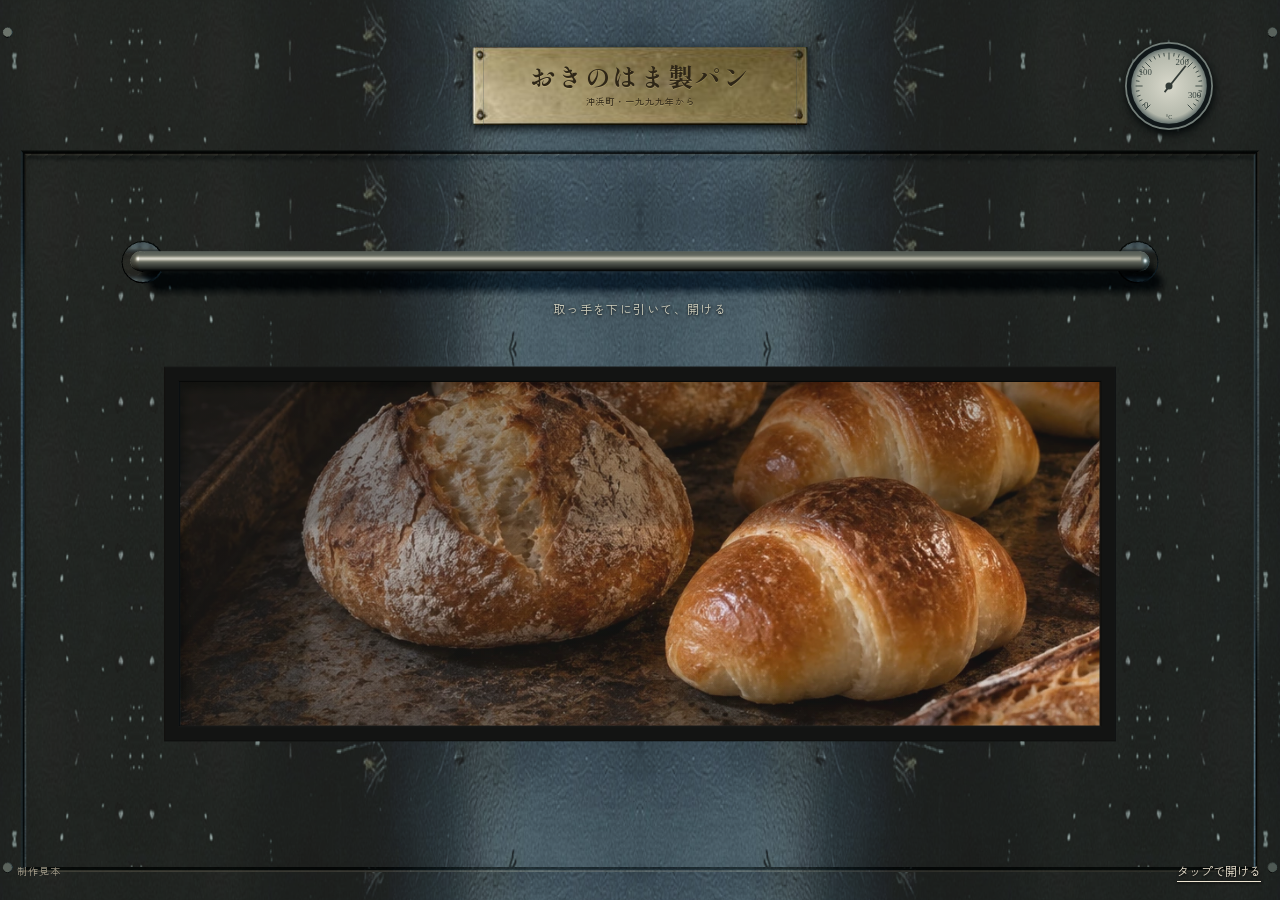
<file: door-review/complete-look.html>
<!doctype html>
<html lang="ja">
<head>
  <meta charset="utf-8">
  <meta name="viewport" content="width=device-width,initial-scale=1,viewport-fit=cover">
  <meta name="theme-color" content="#172023">
  <title>おきのはま製パン｜扉をひらく</title>
  <meta name="description" content="取っ手を引いて、焼きたてのパンに会いに。架空のパン屋「おきのはま製パン」の制作見本。">
  <meta name="robots" content="noindex,nofollow">
  <link rel="preconnect" href="https://fonts.googleapis.com">
  <link href="https://fonts.googleapis.com/css2?family=Shippori+Mincho+B1:wght@700&family=Zen+Kaku+Gothic+New:wght@500;700&display=swap" rel="stylesheet">
  <link rel="preload" href="assets/open/morning-batch-v1.webp" as="image">
  <link rel="stylesheet" href="door.css?v=solid3">
  <link rel="stylesheet" href="top-look.css?v=look1">
  <link rel="stylesheet" href="bread-look.css?v=breads1">
  <link rel="stylesheet" href="story-look.css?v=story1">
  <link rel="stylesheet" href="complete-look.css?v=complete1">
</head>
<body class="bread-journey">
  <main class="bakery-page">
  <div class="oven" id="oven" data-position="closed" data-view="framed" data-version="complete-v1" data-renderer="loading">
    <section class="chamber" aria-labelledby="bread-title">
      <div class="chamber-wall wall-left" aria-hidden="true"></div>
      <div class="chamber-wall wall-right" aria-hidden="true"></div>
      <img class="bread" src="assets/open/morning-batch-v1.webp" alt="天板に並ぶ、焼きたての丸パンやロールパン" width="1536" height="1024" fetchpriority="high" draggable="false">
      <div class="chamber-vignette" aria-hidden="true"></div>
      <div class="bread-info" id="bread-info" aria-hidden="true">
        <div class="hero-masthead"><p class="hero-brand">おきのはま製パン</p><p class="hero-place">徳島・沖浜町</p></div>
        <h1 id="bread-title"><span>朝は、</span><span>この窯から。</span></h1>
        <div class="hero-note"><p>まちのいつもに、焼きたてを。</p><p class="hero-since">一九九九年から、毎朝七時。</p></div>
        <a class="hero-next" href="#today" tabindex="-1" inert>今日のパンへ <span aria-hidden="true">↓</span></a>
        <small class="hero-disclaimer">架空の店の制作見本です。</small>
      </div>
    </section>
    <canvas class="oven-canvas" id="oven-canvas" aria-hidden="true"></canvas>
    <div class="fallback-door" id="door-leaf" aria-hidden="true"></div>
    <header class="oven-header">
        <div class="makers-plate"><span>おきのはま製パン</span><small>沖浜町・一九九九年から</small></div>
        <svg class="thermometer" viewBox="0 0 100 100" aria-hidden="true">
          <defs><radialGradient id="dial"><stop stop-color="#d8d8cb"/><stop offset=".83" stop-color="#b5b9ac"/><stop offset="1" stop-color="#64716e"/></radialGradient></defs>
          <circle cx="50" cy="50" r="49" fill="#101719" stroke="#737e79" stroke-width="2"/>
          <circle cx="50" cy="50" r="43" fill="url(#dial)"/>
          <g id="ticks" stroke="#34413d"></g>
          <g font-family="serif" font-size="10" fill="#34413d" text-anchor="middle"><text x="24" y="75">0</text><text x="23" y="37">100</text><text x="65" y="26">200</text><text x="79" y="64">300</text></g>
          <path d="M45 57 69 27" stroke="#333b37" stroke-width="2"/><circle cx="50" cy="50" r="4" fill="#333b37"/>
          <text x="50" y="87" font-family="serif" font-size="7" fill="#34413d" text-anchor="middle">°C</text>
        </svg>
    </header>
        <div class="handle" id="handle" role="slider" tabindex="0" aria-label="オーブンの扉" aria-valuemin="0" aria-valuemax="100" aria-valuenow="0" aria-valuetext="閉じています" aria-orientation="vertical" aria-describedby="gesture-help" aria-controls="oven-canvas">
          <img src="assets/open/handle.webp" alt="" width="672" height="98" draggable="false">
        </div>
        <p class="door-instruction" id="gesture-help">取っ手を下に引いて、開ける</p>
    <div class="fixed-controls"><span class="demo-label">制作見本</span><button class="toggle-door" id="toggle-door" type="button" aria-controls="door-leaf">タップで開ける</button></div>
    <div class="motion-note" id="motion-note" hidden><span id="motion-message">動きを減らす設定になっています。</span><button type="button" id="motion-toggle">扉の動きを試す</button></div>
    <p class="render-note" id="render-note" hidden>立体表示を読み込めませんでした。右下のボタンで扉を開閉できます。</p>
    <p class="sr-only" id="door-status" role="status" aria-live="polite"></p>
    <noscript><p class="no-script">扉を動かすにはJavaScriptを有効にしてください。</p></noscript>
  </div>

    <section class="daily-breads" id="today" aria-labelledby="today-title" hidden inert>
      <div class="daily-heading">
        <div><p class="daily-kicker">毎日のパン</p><h2 id="today-title">朝から順に、<br>焼いています。</h2></div>
        <p class="daily-guide">焼き上がりの時刻を選んで、<br>パンをご覧ください。</p>
      </div>
      <div class="bake-navigation">
        <p id="bake-label">焼き上がりの目安</p>
        <div class="bake-times" role="group" aria-labelledby="bake-label">
          <button type="button" data-bread="0" aria-pressed="true" aria-label="7時、沖浜の朝・山型食パン" aria-controls="bread-selection"><time>7:00</time><span aria-hidden="true"></span></button>
          <button type="button" data-bread="1" aria-pressed="false" aria-label="8時30分、自家炊きあんパン" aria-controls="bread-selection"><time>8:30</time><span aria-hidden="true"></span></button>
          <button type="button" data-bread="2" aria-pressed="false" aria-label="9時30分、鳴門金時の小さな山" aria-controls="bread-selection"><time>9:30</time><span aria-hidden="true"></span></button>
          <button type="button" data-bread="3" aria-pressed="false" aria-label="11時、沖浜塩パン" aria-controls="bread-selection"><time>11:00</time><span aria-hidden="true"></span></button>
          <button type="button" data-bread="4" aria-pressed="false" aria-label="11時30分、れんこん焼きカレー" aria-controls="bread-selection"><time>11:30</time><span aria-hidden="true"></span></button>
          <button type="button" data-bread="5" aria-pressed="false" aria-label="14時、阿波晩茶とくるみ" aria-controls="bread-selection"><time>14:00</time><span aria-hidden="true"></span></button>
        </div>
      </div>
      <div class="bread-selection" id="bread-selection">
        <figure class="bread-portrait">
          <svg id="selected-picture" viewBox="0 0 544 512" role="img" aria-label="丸い山が三つ連なる、山型食パン" focusable="false"><defs><clipPath id="bread-crop"><rect id="bread-crop-window" x="0" y="0" width="544" height="512" /></clipPath></defs><image href="assets/open/bread-lineup-v1.webp" width="1536" height="1024" clip-path="url(#bread-crop)" /></svg>
        </figure>
        <div class="bread-description" aria-live="polite" aria-atomic="true">
          <p class="selected-bake"><time id="selected-time">7:00</time><span>ごろ 焼き上がり</span></p>
          <h3 id="selected-name">沖浜の朝・<br>山型食パン</h3>
          <p id="selected-description">湯種でもっちり。<br>毎朝のトーストに。</p>
          <p class="selected-price"><span id="selected-unit">1斤</span><strong id="selected-price">420</strong><span>円（税込）</span></p>
        </div>
      </div>
      <footer class="daily-footer"><p>写真・価格・焼き上がり時刻は、<br class="mobile-break">架空の店の見本用です。<br>小麦・乳・卵・くるみなどを同じ厨房で扱います。</p><div class="chapter-links"><a href="#story">店の話へ <span aria-hidden="true">↓</span></a><a href="#oven">ページの先頭へ <span aria-hidden="true">↑</span></a></div></footer>
    </section>

    <section class="bakery-story" id="story" aria-labelledby="story-title" hidden inert>
      <div class="story-scene">
        <figure class="story-photo"><img src="assets/open/owner-hands-v1.webp" alt="使い込んだ窯の前で、粉のついた両手でパン生地を折る様子" width="1536" height="1024" loading="lazy" decoding="async"></figure>
        <header class="story-heading"><p>店主の手紙</p><h2 id="story-title">父の「いつもの」を、<br>次の朝へ。</h2></header>
      </div>
      <div class="story-letter">
        <p>父が沖浜町に店を開いたのは、1999年の春でした。学校から帰ると、袋を折るのが私の手伝いでした。</p>
        <p>店を継いでからも、山型食パンとあんパンの配合は変えていません。今も、同じ窯で焼いています。</p>
        <p>朝に顔を合わせる方にも、遠くでパンを待つ方にも。同じ窯から、いつものパンをお届けします。</p>
        <p class="story-signature"><span>二代目店主（架空）</span><b>田村 菜穂</b></p>
      </div>
      <footer class="story-footer"><p>この店と人物は架空です。<br>写真は制作見本のために生成しています。</p><nav aria-label="店主の手紙からの案内"><a href="#delivery">全国便へ <span aria-hidden="true">↓</span></a><a href="#today">今日のパンへ戻る <span aria-hidden="true">↑</span></a><a href="#oven">ページの先頭へ <span aria-hidden="true">↑</span></a></nav></footer>
    </section>

    <section class="bread-delivery" id="delivery" aria-labelledby="delivery-title" data-after-entry hidden inert>
      <header class="delivery-heading"><p>沖浜から、全国へ</p><h2 id="delivery-title">金曜の焼きたてを、<br>あなたの食卓へ。</h2><p class="delivery-intro">いつものパンを焼いて、急速冷凍。<br>その日のうちに箱へ詰めて発送します。</p></header>
      <div class="delivery-parcel">
        <figure class="parcel-photo"><img src="assets/open/bread-parcel-v1.webp" alt="山型食パン1斤、塩パン2個、あんパン2個、鳴門金時2個、くるみのパン1個を詰めた箱" width="1536" height="1024" loading="lazy" decoding="async"><figcaption>箱の中身を見せるための盛り付け例です。<br>発送時は個包装します。</figcaption></figure>
        <div class="parcel-order"><p class="parcel-category">冷凍便・金曜発送</p><h3>沖浜いつもの<br>パン便</h3><p class="parcel-price"><span>8点入り</span><strong>3,200</strong><span>円</span></p><p class="parcel-tax">税込・送料別</p><details class="parcel-list" open><summary>箱に入るパン</summary><ul><li><span>沖浜の朝・山型食パン</span><b>1斤</b></li><li><span>沖浜塩パン</span><b>2個</b></li><li><span>自家炊きあんパン</span><b>2個</b></li><li><span>鳴門金時の小さな山</span><b>2個</b></li><li><span>阿波晩茶とくるみ</span><b>1個</b></li></ul></details><button class="parcel-button" id="parcel-total" type="button">セットの合計を見る <span aria-hidden="true">↗</span></button></div>
      </div>
      <dl class="delivery-terms"><div><dt>注文締切</dt><dd>水曜 18:00</dd></div><div><dt>発送</dt><dd>毎週 金曜</dd></div><div><dt>送料</dt><dd>980円<small>北海道・沖縄は1,480円</small></dd></div><div><dt>保存</dt><dd>製造日から冷凍で14日<small>解凍後は当日中</small></dd></div></dl>
      <footer class="delivery-footer"><p>価格・送料・発送条件は見本用です。<br>注文・決済はできません。</p><a href="#shop">店の案内へ <span aria-hidden="true">↓</span></a></footer>
    </section>
    <section class="bakery-shop" id="shop" aria-labelledby="shop-title" data-after-entry hidden inert>
      <div class="shop-scene"><header class="shop-heading"><p>店の案内</p><h2 id="shop-title">沖浜町で、<br>朝七時から。</h2><p>散歩の途中に、<br>一つからどうぞ。</p></header><figure class="shop-front"><img src="assets/open/shop-front-v1.webp" alt="木の引き戸とガラス窓の奥にパンが並ぶ、町の小さなパン屋の外観イメージ" width="1536" height="1024" loading="lazy" decoding="async"><span class="shop-sign" aria-hidden="true">おきのはま製パン</span></figure></div>
      <div class="shop-information"><div class="shop-hours"><p>営業時間</p><strong>7:00–18:00</strong><p class="shop-holidays">日曜・月曜休み</p><small>売り切れ次第、早く閉める日があります。</small></div><dl class="shop-facts"><div><dt>住所</dt><dd>徳島県徳島市沖浜町二丁目18-3<small>見本用の架空住所です。</small></dd></div><div><dt>駐車場</dt><dd>店の東側に3台<small>自転車置き場あり</small></dd></div><div><dt>支払い</dt><dd>現金・クレジットカード・交通系IC</dd></div></dl></div>
    </section>
    <footer class="bakery-footer" data-after-entry hidden inert><p class="footer-brand">おきのはま製パン</p><nav aria-label="ページ全体の案内"><a href="#today">今日のパン</a><a href="#story">店の話</a><a href="#delivery">全国便</a><a href="#shop">店の案内</a><a href="#oven">先頭へ ↑</a></nav><p class="footer-legal">このサイトは架空のパン屋の制作見本です。<br>店名・人物・住所・商品・販売条件は実在しません。<br>写真は制作見本のために生成しています。</p></footer>
  </main>
  <button class="chapter-button" id="chapter-button" type="button" aria-haspopup="dialog" aria-controls="chapter-dialog" hidden>案内</button>
  <dialog class="review-dialog chapter-dialog" id="chapter-dialog" aria-labelledby="chapter-title"><div class="dialog-top"><h2 id="chapter-title">ご案内</h2><button type="button" data-close-dialog aria-label="案内を閉じる">×</button></div><nav aria-label="章を選ぶ"><a href="#today">今日のパン <span aria-hidden="true">↗</span></a><a href="#story">店の話 <span aria-hidden="true">↗</span></a><a href="#delivery">全国便 <span aria-hidden="true">↗</span></a><a href="#shop">店の案内 <span aria-hidden="true">↗</span></a><a href="#oven">ページの先頭へ <span aria-hidden="true">↑</span></a></nav></dialog>
  <dialog class="review-dialog parcel-dialog" id="parcel-dialog" aria-labelledby="parcel-dialog-title"><div class="dialog-top"><h2 id="parcel-dialog-title">パン便の合計</h2><button type="button" data-close-dialog aria-label="合計を閉じる">×</button></div><p class="dialog-product">沖浜いつものパン便 <small>8点入り／1セット 3,200円</small></p><div class="quantity-row"><span>セット数</span><div><button id="quantity-minus" type="button" aria-label="セット数を1減らす">−</button><output id="parcel-quantity" aria-live="polite">1</output><button id="quantity-plus" type="button" aria-label="セット数を1増やす">＋</button></div></div><label class="region-label" for="shipping-region">お届け先の地域</label><select id="shipping-region"><option value="standard">北海道・沖縄以外</option><option value="remote">北海道・沖縄</option></select><dl class="parcel-totals" aria-live="polite"><div><dt>商品計</dt><dd id="cart-subtotal">3,200円</dd></div><div><dt>送料（1注文）</dt><dd id="cart-shipping">980円</dd></div><div class="grand-total"><dt>合計</dt><dd id="cart-total">4,180円</dd></div></dl><p class="cart-demo">制作見本です。注文・決済はできません。</p><button class="parcel-button" type="button" data-close-dialog>パン便へ戻る</button></dialog>

  <script type="module" src="door.js?v=solid3"></script>
  <script type="module" src="bread-look.js?v=breads1"></script>
  <script type="module" src="story-look.js?v=story1"></script>
  <script type="module" src="complete-look.js?v=complete1"></script>
</body>
</html>
</file>
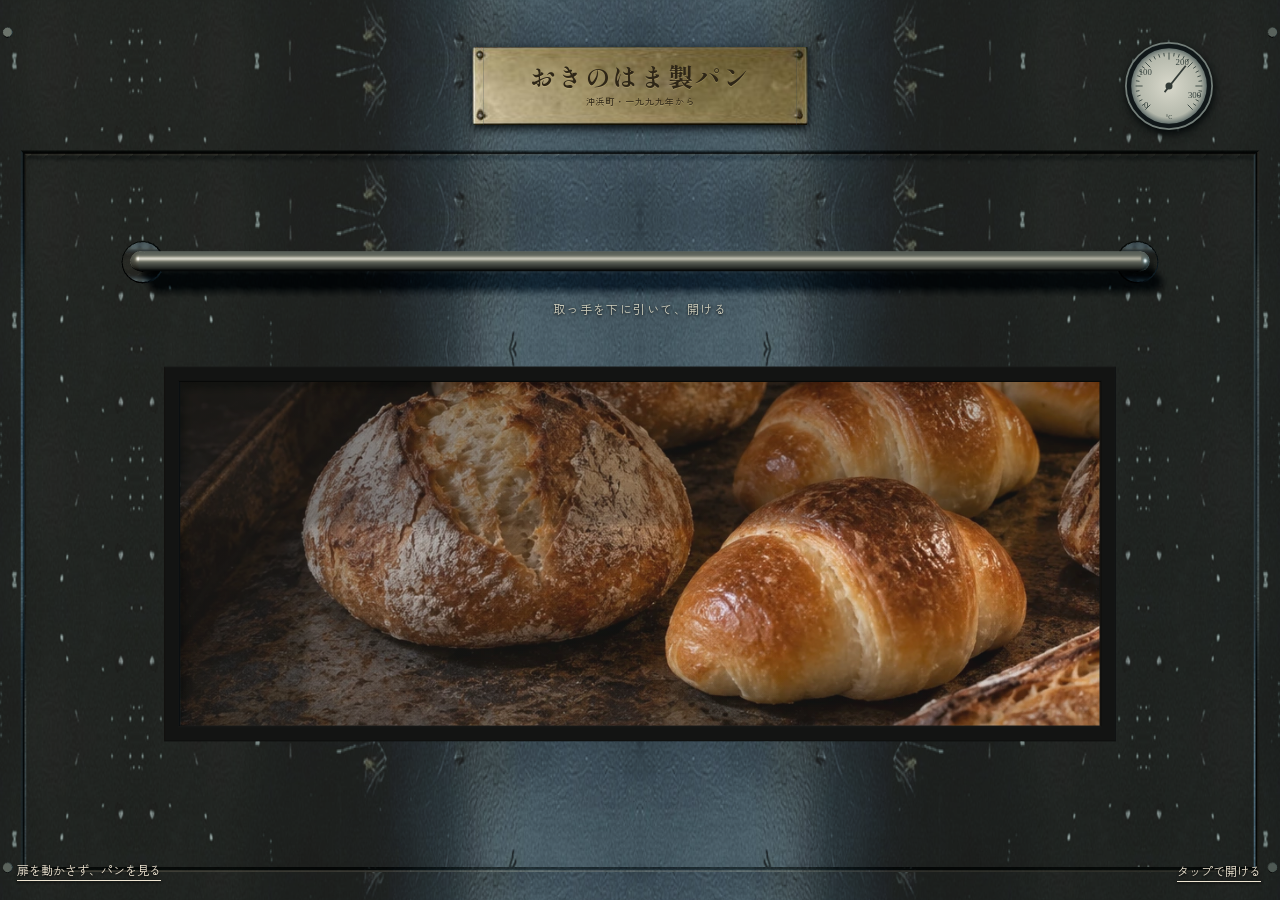
<file: door-review/polish-review.html>
<!doctype html>
<html lang="ja">
<head>
  <meta charset="utf-8">
  <meta name="viewport" content="width=device-width,initial-scale=1,viewport-fit=cover">
  <meta name="theme-color" content="#172023">
  <title>おきのはま製パン｜扉をひらく</title>
  <meta name="description" content="取っ手を引いて、焼きたてのパンに会いに。架空のパン屋「おきのはま製パン」の制作見本。">
  <meta name="robots" content="noindex,nofollow">
  <link rel="preconnect" href="https://fonts.googleapis.com">
  <link rel="preconnect" href="https://fonts.gstatic.com" crossorigin>
  <link href="https://fonts.googleapis.com/css2?family=Shippori+Mincho+B1:wght@700&family=Zen+Kaku+Gothic+New:wght@500;700&display=swap" rel="stylesheet">
  <link rel="preload" href="assets/open/morning-batch-v1.webp" as="image">
  <link rel="preload" href="assets/open/steel.webp" as="image">
  <link rel="modulepreload" href="door-scene.mjs?v=solid3">
  <link rel="modulepreload" href="vendor/three.module.min.js">
  <link rel="stylesheet" href="door.css?v=solid3">
  <link rel="stylesheet" href="top-look.css?v=look1">
  <link rel="stylesheet" href="bread-look.css?v=breads1">
  <link rel="stylesheet" href="story-look.css?v=story1">
  <link rel="stylesheet" href="complete-look.css?v=complete1">
  <link rel="stylesheet" href="polish.css?v=quality2">
  <link rel="stylesheet" href="door-loading.css?v=frame1">
</head>
<body class="bread-journey">
  <main class="bakery-page">
  <div class="oven" id="oven" data-position="closed" data-view="framed" data-version="polish-v3" data-renderer="loading">
    <section class="chamber" aria-labelledby="bread-title">
      <div class="chamber-wall wall-left" aria-hidden="true"></div>
      <div class="chamber-wall wall-right" aria-hidden="true"></div>
      <img class="bread" src="assets/open/morning-batch-v1.webp" alt="天板に並ぶ、焼きたての丸パンやロールパン" width="1536" height="1024" fetchpriority="high" draggable="false">
      <div class="chamber-vignette" aria-hidden="true"></div>
      <div class="bread-info" id="bread-info" aria-hidden="true">
        <div class="hero-masthead"><p class="hero-brand">おきのはま製パン</p><p class="hero-place">徳島・沖浜町</p></div>
        <h1 id="bread-title"><span>朝は、</span><span>この窯から。</span></h1>
        <div class="hero-note"><p>まちのいつもに、焼きたてを。</p><p class="hero-since">一九九九年から、毎朝七時。</p></div>
        <a class="hero-next" href="#today" tabindex="-1" inert>今日のパンへ <span aria-hidden="true">↓</span></a>
        <small class="hero-disclaimer">架空の店の制作見本です。</small>
      </div>
    </section>
    <canvas class="oven-canvas" id="oven-canvas" aria-hidden="true"></canvas>
    <div class="fallback-door" id="door-leaf" aria-hidden="true"></div>
    <header class="oven-header">
        <div class="makers-plate"><span>おきのはま製パン</span><small>沖浜町・一九九九年から</small></div>
        <svg class="thermometer" viewBox="0 0 100 100" aria-hidden="true">
          <defs><radialGradient id="dial"><stop stop-color="#d8d8cb"/><stop offset=".83" stop-color="#b5b9ac"/><stop offset="1" stop-color="#64716e"/></radialGradient></defs>
          <circle cx="50" cy="50" r="49" fill="#101719" stroke="#737e79" stroke-width="2"/>
          <circle cx="50" cy="50" r="43" fill="url(#dial)"/>
          <g id="ticks" stroke="#34413d"></g>
          <g font-family="serif" font-size="10" fill="#34413d" text-anchor="middle"><text x="24" y="75">0</text><text x="23" y="37">100</text><text x="65" y="26">200</text><text x="79" y="64">300</text></g>
          <path d="M45 57 69 27" stroke="#333b37" stroke-width="2"/><circle cx="50" cy="50" r="4" fill="#333b37"/>
          <text x="50" y="87" font-family="serif" font-size="7" fill="#34413d" text-anchor="middle">°C</text>
        </svg>
    </header>
        <div class="handle" id="handle" role="slider" tabindex="0" aria-label="オーブンの扉" aria-valuemin="0" aria-valuemax="100" aria-valuenow="0" aria-valuetext="閉じています" aria-orientation="vertical" aria-describedby="gesture-help" aria-controls="oven-canvas">
          <img src="assets/open/handle.webp" alt="" width="672" height="98" draggable="false">
        </div>
        <p class="door-instruction" id="gesture-help">取っ手を下に引いて、開ける</p>
    <div class="fixed-controls"><a class="skip-door" href="#today">扉を動かさず、パンを見る</a><button class="toggle-door" id="toggle-door" type="button" aria-controls="door-leaf">タップで開ける</button></div>
    <div class="motion-note" id="motion-note" hidden><span id="motion-message">動きを減らす設定になっています。</span><button type="button" id="motion-toggle">扉の動きを試す</button></div>
    <p class="render-note" id="render-note" hidden>立体表示を読み込めませんでした。右下のボタンで扉を開閉できます。</p>
    <p class="sr-only" id="door-status" role="status" aria-live="polite"></p>
    <noscript><p class="no-script">扉を動かすにはJavaScriptを有効にしてください。</p></noscript>
  </div>

    <section class="daily-breads" id="today" aria-labelledby="today-title" hidden inert>
      <div class="daily-heading">
        <div><p class="daily-kicker">毎日のパン</p><h2 id="today-title">朝から順に、<br>焼いています。</h2></div>
        <p class="daily-guide">焼き上がりの時刻を選んで、<br>パンをご覧ください。</p>
      </div>
      <div class="bake-navigation">
        <p id="bake-label">焼き上がりの目安</p>
        <div class="bake-times" role="group" aria-labelledby="bake-label">
          <button type="button" data-bread="0" aria-pressed="true" aria-label="7時、沖浜の朝・山型食パン" aria-controls="bread-selection"><time>7:00</time><span aria-hidden="true"></span></button>
          <button type="button" data-bread="1" aria-pressed="false" aria-label="8時30分、自家炊きあんパン" aria-controls="bread-selection"><time>8:30</time><span aria-hidden="true"></span></button>
          <button type="button" data-bread="2" aria-pressed="false" aria-label="9時30分、鳴門金時の小さな山" aria-controls="bread-selection"><time>9:30</time><span aria-hidden="true"></span></button>
          <button type="button" data-bread="3" aria-pressed="false" aria-label="11時、沖浜塩パン" aria-controls="bread-selection"><time>11:00</time><span aria-hidden="true"></span></button>
          <button type="button" data-bread="4" aria-pressed="false" aria-label="11時30分、れんこん焼きカレー" aria-controls="bread-selection"><time>11:30</time><span aria-hidden="true"></span></button>
          <button type="button" data-bread="5" aria-pressed="false" aria-label="14時、阿波晩茶とくるみ" aria-controls="bread-selection"><time>14:00</time><span aria-hidden="true"></span></button>
        </div>
      </div>
      <div class="bread-selection" id="bread-selection">
        <figure class="bread-portrait">
          <svg id="selected-picture" viewBox="0 0 544 512" role="img" aria-label="丸い山が三つ連なる、山型食パン" focusable="false"><defs><clipPath id="bread-crop"><rect id="bread-crop-window" x="0" y="0" width="544" height="512" /></clipPath></defs><image href="assets/open/bread-lineup-v1.webp" width="1536" height="1024" clip-path="url(#bread-crop)" /></svg>
        </figure>
        <div class="bread-description" aria-live="polite" aria-atomic="true">
          <p class="selected-bake"><time id="selected-time">7:00</time><span>ごろ 焼き上がり</span></p>
          <h3 id="selected-name">沖浜の朝・<br>山型食パン</h3>
          <p id="selected-description">湯種でもっちり。<br>毎朝のトーストに。</p>
          <p class="selected-price"><span id="selected-unit">1斤</span><strong id="selected-price">420</strong><span>円（税込）</span></p>
        </div>
      </div>
      <footer class="daily-footer"><p>写真・価格・焼き上がり時刻は、<br class="mobile-break">架空の店の見本用です。<br>小麦・乳・卵・くるみなどを同じ厨房で扱います。</p><div class="chapter-links"><a href="#story">店の話へ <span aria-hidden="true">↓</span></a><a href="#oven">ページの先頭へ <span aria-hidden="true">↑</span></a></div></footer>
    </section>

    <section class="bakery-story" id="story" aria-labelledby="story-title" hidden inert>
      <div class="story-scene">
        <figure class="story-photo"><img src="assets/open/owner-hands-v1.webp" alt="使い込んだ窯の前で、粉のついた両手でパン生地を折る様子" width="1536" height="1024" loading="lazy" decoding="async"></figure>
        <header class="story-heading"><p>店主の手紙</p><h2 id="story-title">父の「いつもの」を、<br>次の朝へ。</h2></header>
      </div>
      <div class="story-letter">
        <p>父が沖浜町に店を開いたのは、1999年の春でした。学校から帰ると、袋を折るのが私の手伝いでした。</p>
        <p>店を継いでからも、山型食パンとあんパンの配合は変えていません。今も、同じ窯で焼いています。</p>
        <p>朝に顔を合わせる方にも、遠くでパンを待つ方にも。同じ窯から、いつものパンをお届けします。</p>
        <p class="story-signature"><span>二代目店主（架空）</span><b>田村 菜穂</b></p>
      </div>
      <footer class="story-footer"><p>この店と人物は架空です。<br>写真は制作見本のために生成しています。</p><nav aria-label="店主の手紙からの案内"><a href="#delivery">全国便へ <span aria-hidden="true">↓</span></a><a href="#today">今日のパンへ戻る <span aria-hidden="true">↑</span></a><a href="#oven">ページの先頭へ <span aria-hidden="true">↑</span></a></nav></footer>
    </section>

    <section class="bread-delivery" id="delivery" aria-labelledby="delivery-title" data-after-entry hidden inert>
      <header class="delivery-heading"><p>沖浜から、全国へ</p><h2 id="delivery-title">金曜に焼いて、<br>冷凍便で食卓へ。</h2><p class="delivery-intro">いつものパンを焼いて、急速冷凍。<br>その日のうちに箱へ詰めて発送します。</p></header>
      <div class="delivery-parcel">
        <figure class="parcel-photo"><img src="assets/open/bread-parcel-v1.webp" alt="山型食パン1斤、塩パン2個、あんパン2個、鳴門金時2個、くるみのパン1個を詰めた箱" width="1536" height="1024" loading="lazy" decoding="async"><figcaption>箱の中身を見せるための盛り付け例です。<br>発送時は個包装します。</figcaption></figure>
        <div class="parcel-order"><p class="parcel-category">冷凍便・金曜発送</p><h3>沖浜いつもの<br>パン便</h3><p class="parcel-price"><span>8点入り</span><strong data-set-price>2,040</strong><span>円</span></p><p class="parcel-tax">税込・送料別</p><p class="parcel-rate">送料<span data-shipping="standard">980円</span>。<br>北海道・沖縄は<span data-shipping="remote">1,480円</span>。</p><button class="parcel-button" id="parcel-total" type="button" aria-haspopup="dialog" aria-controls="parcel-dialog">送料込みの合計を見る <span aria-hidden="true">↗</span></button><details class="parcel-list" open><summary>箱に入るパン</summary><ul><li><span>沖浜の朝・山型食パン</span><b>1斤</b></li><li><span>沖浜塩パン</span><b>2個</b></li><li><span>自家炊きあんパン</span><b>2個</b></li><li><span>鳴門金時の小さな山</span><b>2個</b></li><li><span>阿波晩茶とくるみ</span><b>1個</b></li></ul></details></div>
      </div>
      <dl class="delivery-terms"><div><dt>注文締切</dt><dd>水曜 18:00</dd></div><div><dt>発送</dt><dd>毎週 金曜</dd></div><div><dt>送料</dt><dd><span data-shipping="standard">980円</span><small>北海道・沖縄は<span data-shipping="remote">1,480円</span></small></dd></div><div><dt>保存</dt><dd>製造日から冷凍で14日<small>解凍後は当日中</small></dd></div></dl>
      <footer class="delivery-footer"><p>価格・送料・発送条件は見本用です。<br>注文・決済はできません。</p><a href="#shop">店の案内へ <span aria-hidden="true">↓</span></a></footer>
    </section>
    <section class="bakery-shop" id="shop" aria-labelledby="shop-title" data-after-entry hidden inert>
      <div class="shop-scene"><header class="shop-heading"><p>店の案内</p><h2 id="shop-title">沖浜町で、<br>朝七時から。</h2><p>散歩の途中に、<br>一つからどうぞ。</p></header><figure class="shop-front"><img src="assets/open/shop-front-v1.webp" alt="木の引き戸とガラス窓の奥にパンが並ぶ、町の小さなパン屋の外観イメージ" width="1536" height="1024" loading="lazy" decoding="async"><span class="shop-sign" aria-hidden="true">おきのはま製パン</span></figure></div>
      <div class="shop-information"><div class="shop-hours"><p>営業時間</p><strong>7:00–18:00</strong><p class="shop-holidays">日曜・月曜休み</p><small>売り切れ次第、早く閉める日があります。</small></div><dl class="shop-facts"><div><dt>住所</dt><dd>徳島県徳島市沖浜町二丁目18-3<small>見本用の架空住所です。</small></dd></div><div><dt>駐車場</dt><dd>店の東側に3台<small>自転車置き場あり</small></dd></div><div><dt>支払い</dt><dd>現金・クレジットカード・交通系IC</dd></div></dl></div>
    </section>
    <footer class="bakery-footer" data-after-entry hidden inert><p class="footer-brand">おきのはま製パン</p><nav aria-label="ページ全体の案内"><a href="#today">今日のパン</a><a href="#story">店の話</a><a href="#delivery">全国便</a><a href="#shop">店の案内</a><a href="#oven">先頭へ ↑</a></nav><p class="footer-legal">このサイトは架空のパン屋の制作見本です。<br>店名・人物・住所・商品・販売条件は実在しません。<br>写真は制作見本のために生成しています。</p></footer>
  </main>
  <button class="chapter-button" id="chapter-button" type="button" aria-haspopup="dialog" aria-controls="chapter-dialog" hidden>案内</button>
  <dialog class="review-dialog chapter-dialog" id="chapter-dialog" aria-labelledby="chapter-title"><div class="dialog-top"><h2 id="chapter-title">ご案内</h2><button type="button" data-close-dialog aria-label="案内を閉じる">×</button></div><nav aria-label="章を選ぶ"><a href="#today">今日のパン <span aria-hidden="true">↗</span></a><a href="#story">店の話 <span aria-hidden="true">↗</span></a><a href="#delivery">全国便 <span aria-hidden="true">↗</span></a><a href="#shop">店の案内 <span aria-hidden="true">↗</span></a><a href="#oven">ページの先頭へ <span aria-hidden="true">↑</span></a></nav></dialog>
  <dialog class="review-dialog parcel-dialog" id="parcel-dialog" aria-labelledby="parcel-dialog-title"><div class="dialog-top"><h2 id="parcel-dialog-title">パン便の合計</h2><button type="button" data-close-dialog aria-label="合計を閉じる">×</button></div><p class="dialog-product">沖浜いつものパン便 <small>8点入り／1セット <span data-set-price>2,040</span>円</small></p><div class="quantity-row"><span>セット数</span><div><button id="quantity-minus" type="button" aria-label="セット数を1減らす">−</button><output id="parcel-quantity" aria-label="セット数" aria-live="polite">1</output><button id="quantity-plus" type="button" aria-label="セット数を1増やす">＋</button></div></div><label class="region-label" for="shipping-region">お届け先の地域</label><select id="shipping-region" name="shipping-region"><option value="standard">北海道・沖縄以外</option><option value="remote">北海道・沖縄</option></select><dl class="parcel-totals" aria-live="polite" aria-atomic="true"><div><dt>商品計</dt><dd id="cart-subtotal">2,040円</dd></div><div><dt>送料（1注文）</dt><dd id="cart-shipping">980円</dd></div><div class="grand-total"><dt>合計</dt><dd id="cart-total">3,020円</dd></div></dl><p class="cart-demo">制作見本です。注文・決済はできません。</p><button class="parcel-button" type="button" data-close-dialog>パン便へ戻る</button></dialog>

  <script type="module" src="door.js?v=quality2"></script>
  <script type="module" src="bread-polish.mjs?v=polish1"></script>
  <script type="module" src="story-look.js?v=story1"></script>
  <script type="module" src="polish.mjs?v=quality2"></script>
</body>
</html>
</file>
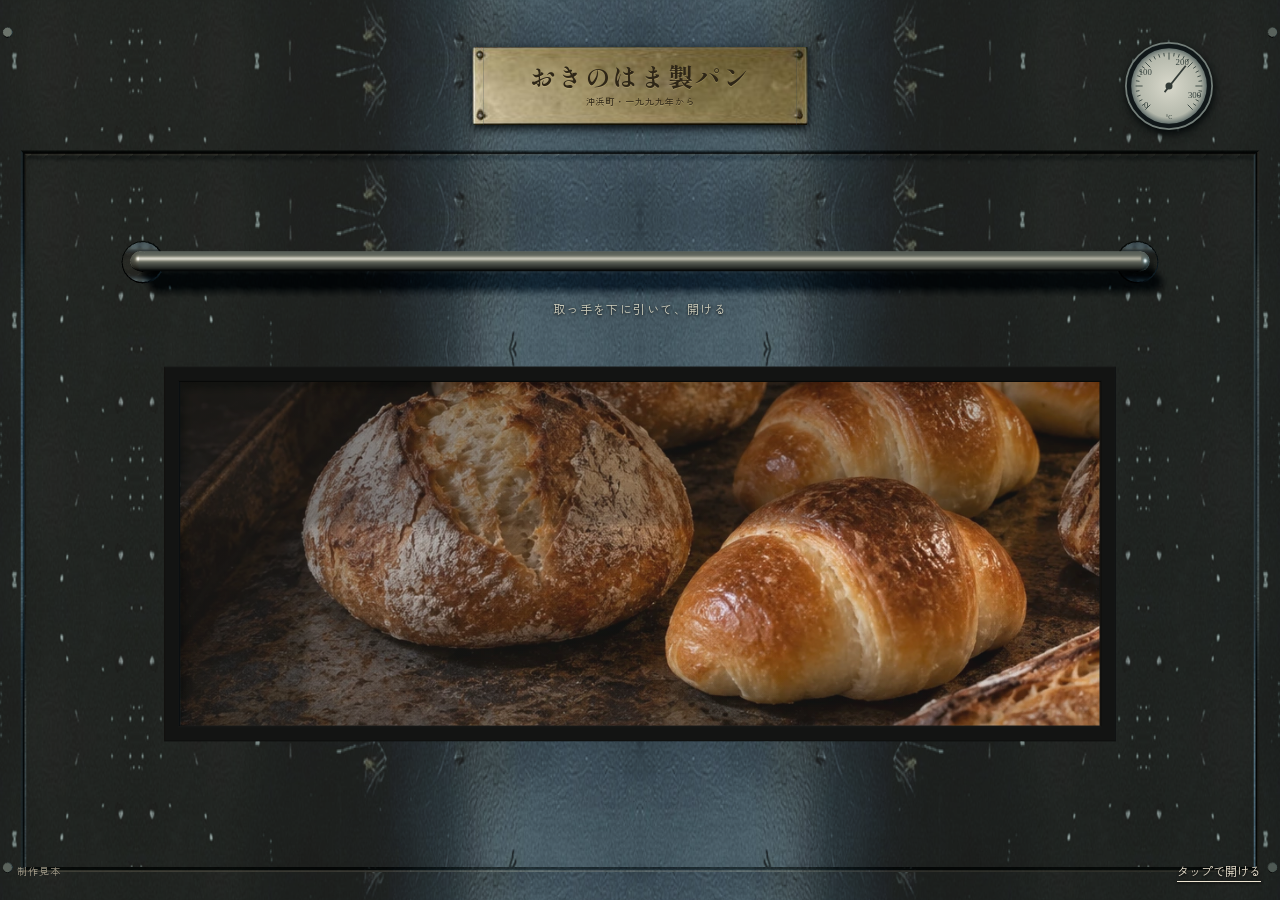
<file: door-review/story-look.html>
<!doctype html>
<html lang="ja">
<head>
  <meta charset="utf-8">
  <meta name="viewport" content="width=device-width,initial-scale=1,viewport-fit=cover">
  <meta name="theme-color" content="#172023">
  <title>おきのはま製パン｜扉をひらく</title>
  <meta name="description" content="取っ手を引いて、焼きたてのパンに会いに。架空のパン屋「おきのはま製パン」の制作見本。">
  <meta name="robots" content="noindex,nofollow">
  <link rel="preconnect" href="https://fonts.googleapis.com">
  <link href="https://fonts.googleapis.com/css2?family=Shippori+Mincho+B1:wght@700&family=Zen+Kaku+Gothic+New:wght@500;700&display=swap" rel="stylesheet">
  <link rel="preload" href="assets/open/morning-batch-v1.webp" as="image">
  <link rel="stylesheet" href="door.css?v=solid3">
  <link rel="stylesheet" href="top-look.css?v=look1">
  <link rel="stylesheet" href="bread-look.css?v=breads1">
  <link rel="stylesheet" href="story-look.css?v=story1">
</head>
<body class="bread-journey">
  <main class="bakery-page">
  <div class="oven" id="oven" data-position="closed" data-view="framed" data-version="story-look-v1" data-renderer="loading">
    <section class="chamber" aria-labelledby="bread-title">
      <div class="chamber-wall wall-left" aria-hidden="true"></div>
      <div class="chamber-wall wall-right" aria-hidden="true"></div>
      <img class="bread" src="assets/open/morning-batch-v1.webp" alt="天板に並ぶ、焼きたての丸パンやロールパン" width="1536" height="1024" fetchpriority="high" draggable="false">
      <div class="chamber-vignette" aria-hidden="true"></div>
      <div class="bread-info" id="bread-info" aria-hidden="true">
        <div class="hero-masthead"><p class="hero-brand">おきのはま製パン</p><p class="hero-place">徳島・沖浜町</p></div>
        <h1 id="bread-title"><span>朝は、</span><span>この窯から。</span></h1>
        <div class="hero-note"><p>まちのいつもに、焼きたてを。</p><p class="hero-since">一九九九年から、毎朝七時。</p></div>
        <a class="hero-next" href="#today" tabindex="-1" inert>今日のパンへ <span aria-hidden="true">↓</span></a>
        <small class="hero-disclaimer">架空の店の制作見本です。</small>
      </div>
    </section>
    <canvas class="oven-canvas" id="oven-canvas" aria-hidden="true"></canvas>
    <div class="fallback-door" id="door-leaf" aria-hidden="true"></div>
    <header class="oven-header">
        <div class="makers-plate"><span>おきのはま製パン</span><small>沖浜町・一九九九年から</small></div>
        <svg class="thermometer" viewBox="0 0 100 100" aria-hidden="true">
          <defs><radialGradient id="dial"><stop stop-color="#d8d8cb"/><stop offset=".83" stop-color="#b5b9ac"/><stop offset="1" stop-color="#64716e"/></radialGradient></defs>
          <circle cx="50" cy="50" r="49" fill="#101719" stroke="#737e79" stroke-width="2"/>
          <circle cx="50" cy="50" r="43" fill="url(#dial)"/>
          <g id="ticks" stroke="#34413d"></g>
          <g font-family="serif" font-size="10" fill="#34413d" text-anchor="middle"><text x="24" y="75">0</text><text x="23" y="37">100</text><text x="65" y="26">200</text><text x="79" y="64">300</text></g>
          <path d="M45 57 69 27" stroke="#333b37" stroke-width="2"/><circle cx="50" cy="50" r="4" fill="#333b37"/>
          <text x="50" y="87" font-family="serif" font-size="7" fill="#34413d" text-anchor="middle">°C</text>
        </svg>
    </header>
        <div class="handle" id="handle" role="slider" tabindex="0" aria-label="オーブンの扉" aria-valuemin="0" aria-valuemax="100" aria-valuenow="0" aria-valuetext="閉じています" aria-orientation="vertical" aria-describedby="gesture-help" aria-controls="oven-canvas">
          <img src="assets/open/handle.webp" alt="" width="672" height="98" draggable="false">
        </div>
        <p class="door-instruction" id="gesture-help">取っ手を下に引いて、開ける</p>
    <div class="fixed-controls"><span class="demo-label">制作見本</span><button class="toggle-door" id="toggle-door" type="button" aria-controls="door-leaf">タップで開ける</button></div>
    <div class="motion-note" id="motion-note" hidden><span id="motion-message">動きを減らす設定になっています。</span><button type="button" id="motion-toggle">扉の動きを試す</button></div>
    <p class="render-note" id="render-note" hidden>立体表示を読み込めませんでした。右下のボタンで扉を開閉できます。</p>
    <p class="sr-only" id="door-status" role="status" aria-live="polite"></p>
    <noscript><p class="no-script">扉を動かすにはJavaScriptを有効にしてください。</p></noscript>
  </div>

    <section class="daily-breads" id="today" aria-labelledby="today-title" hidden inert>
      <div class="daily-heading">
        <div><p class="daily-kicker">毎日のパン</p><h2 id="today-title">朝から順に、<br>焼いています。</h2></div>
        <p class="daily-guide">焼き上がりの時刻を選んで、<br>パンをご覧ください。</p>
      </div>
      <div class="bake-navigation">
        <p id="bake-label">焼き上がりの目安</p>
        <div class="bake-times" role="group" aria-labelledby="bake-label">
          <button type="button" data-bread="0" aria-pressed="true" aria-label="7時、沖浜の朝・山型食パン" aria-controls="bread-selection"><time>7:00</time><span aria-hidden="true"></span></button>
          <button type="button" data-bread="1" aria-pressed="false" aria-label="8時30分、自家炊きあんパン" aria-controls="bread-selection"><time>8:30</time><span aria-hidden="true"></span></button>
          <button type="button" data-bread="2" aria-pressed="false" aria-label="9時30分、鳴門金時の小さな山" aria-controls="bread-selection"><time>9:30</time><span aria-hidden="true"></span></button>
          <button type="button" data-bread="3" aria-pressed="false" aria-label="11時、沖浜塩パン" aria-controls="bread-selection"><time>11:00</time><span aria-hidden="true"></span></button>
          <button type="button" data-bread="4" aria-pressed="false" aria-label="11時30分、れんこん焼きカレー" aria-controls="bread-selection"><time>11:30</time><span aria-hidden="true"></span></button>
          <button type="button" data-bread="5" aria-pressed="false" aria-label="14時、阿波晩茶とくるみ" aria-controls="bread-selection"><time>14:00</time><span aria-hidden="true"></span></button>
        </div>
      </div>
      <div class="bread-selection" id="bread-selection">
        <figure class="bread-portrait">
          <svg id="selected-picture" viewBox="0 0 544 512" role="img" aria-label="丸い山が三つ連なる、山型食パン" focusable="false"><defs><clipPath id="bread-crop"><rect id="bread-crop-window" x="0" y="0" width="544" height="512" /></clipPath></defs><image href="assets/open/bread-lineup-v1.webp" width="1536" height="1024" clip-path="url(#bread-crop)" /></svg>
        </figure>
        <div class="bread-description" aria-live="polite" aria-atomic="true">
          <p class="selected-bake"><time id="selected-time">7:00</time><span>ごろ 焼き上がり</span></p>
          <h3 id="selected-name">沖浜の朝・<br>山型食パン</h3>
          <p id="selected-description">湯種でもっちり。<br>毎朝のトーストに。</p>
          <p class="selected-price"><span id="selected-unit">1斤</span><strong id="selected-price">420</strong><span>円（税込）</span></p>
        </div>
      </div>
      <footer class="daily-footer"><p>写真・価格・焼き上がり時刻は、<br class="mobile-break">架空の店の見本用です。<br>小麦・乳・卵・くるみなどを同じ厨房で扱います。</p><div class="chapter-links"><a href="#story">店の話へ <span aria-hidden="true">↓</span></a><a href="#oven">ページの先頭へ <span aria-hidden="true">↑</span></a></div></footer>
    </section>

    <section class="bakery-story" id="story" aria-labelledby="story-title" hidden inert>
      <div class="story-scene">
        <figure class="story-photo"><img src="assets/open/owner-hands-v1.webp" alt="使い込んだ窯の前で、粉のついた両手でパン生地を折る様子" width="1536" height="1024" loading="lazy" decoding="async"></figure>
        <header class="story-heading"><p>店主の手紙</p><h2 id="story-title">父の「いつもの」を、<br>次の朝へ。</h2></header>
      </div>
      <div class="story-letter">
        <p>父が沖浜町に店を開いたのは、1999年の春でした。学校から帰ると、袋を折るのが私の手伝いでした。</p>
        <p>店を継いでからも、山型食パンとあんパンの配合は変えていません。今も、同じ窯で焼いています。</p>
        <p>朝に顔を合わせる方にも、遠くでパンを待つ方にも。同じ窯から、いつものパンをお届けします。</p>
        <p class="story-signature"><span>二代目店主（架空）</span><b>田村 菜穂</b></p>
      </div>
      <footer class="story-footer"><p>この店と人物は架空です。<br>写真は制作見本のために生成しています。</p><nav aria-label="店主の手紙からの案内"><a href="#today">今日のパンへ戻る <span aria-hidden="true">↑</span></a><a href="#oven">ページの先頭へ <span aria-hidden="true">↑</span></a></nav></footer>
    </section>
  </main>
  <script type="module" src="door.js?v=solid3"></script>
  <script type="module" src="bread-look.js?v=breads1"></script>
  <script type="module" src="story-look.js?v=story1"></script>
</body>
</html>
</file>
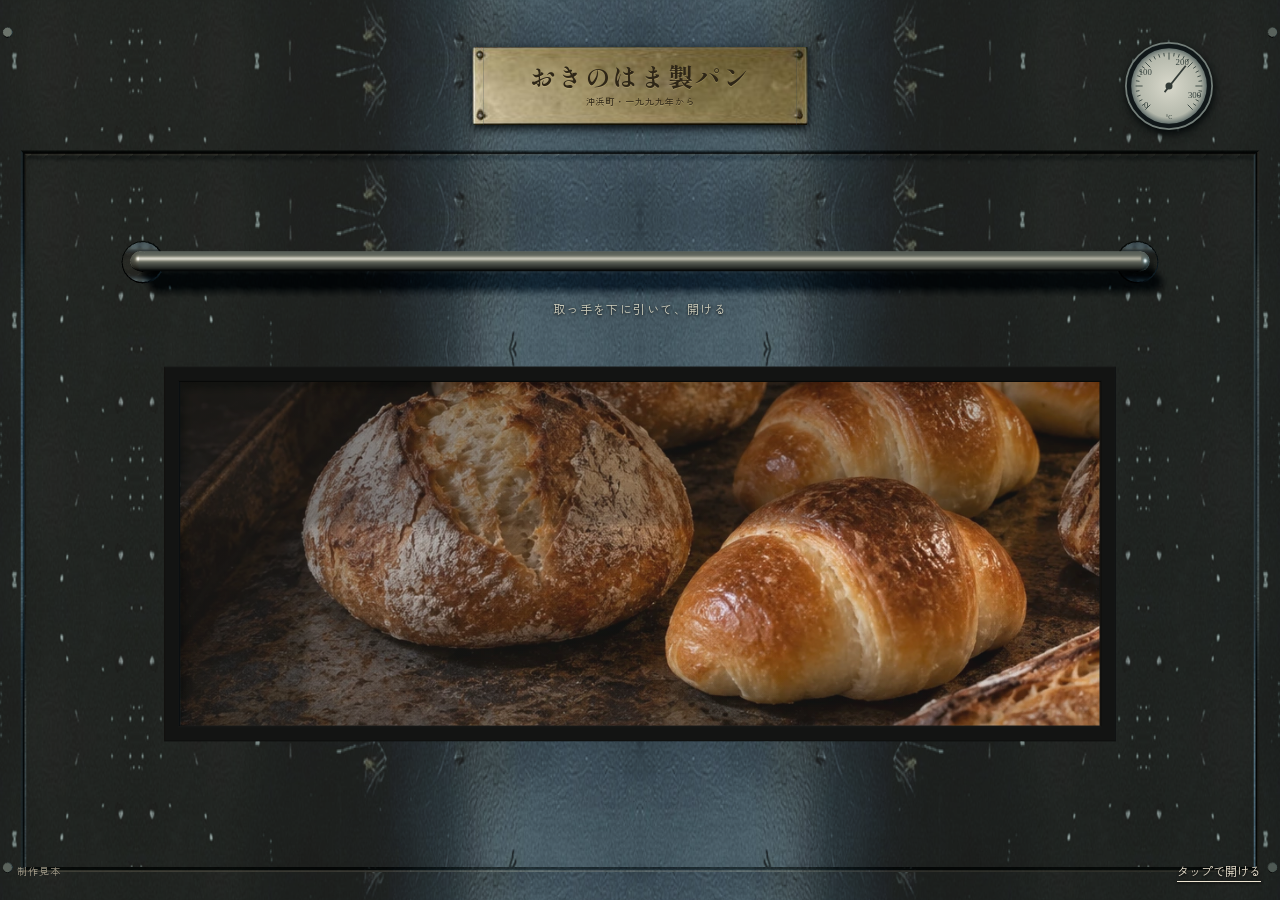
<file: door-review/top-look.html>
<!doctype html>
<html lang="ja">
<head>
  <meta charset="utf-8">
  <meta name="viewport" content="width=device-width,initial-scale=1,viewport-fit=cover">
  <meta name="theme-color" content="#172023">
  <title>おきのはま製パン｜扉をひらく</title>
  <meta name="description" content="取っ手を引いて、焼きたてのパンに会いに。架空のパン屋「おきのはま製パン」の制作見本。">
  <meta name="robots" content="noindex,nofollow">
  <link rel="preconnect" href="https://fonts.googleapis.com">
  <link href="https://fonts.googleapis.com/css2?family=Shippori+Mincho+B1:wght@700&family=Zen+Kaku+Gothic+New:wght@500;700&display=swap" rel="stylesheet">
  <link rel="preload" href="assets/open/morning-batch-v1.webp" as="image">
  <link rel="stylesheet" href="door.css?v=solid3">
  <link rel="stylesheet" href="top-look.css?v=look1">
</head>
<body>
  <main class="oven" id="oven" data-position="closed" data-view="framed" data-version="top-look-v1" data-renderer="loading">
    <section class="chamber" aria-labelledby="bread-title">
      <div class="chamber-wall wall-left" aria-hidden="true"></div>
      <div class="chamber-wall wall-right" aria-hidden="true"></div>
      <img class="bread" src="assets/open/morning-batch-v1.webp" alt="天板に並ぶ、焼きたての丸パンやロールパン" width="1536" height="1024" fetchpriority="high" draggable="false">
      <div class="chamber-vignette" aria-hidden="true"></div>
      <div class="bread-info" id="bread-info" aria-hidden="true">
        <div class="hero-masthead"><p class="hero-brand">おきのはま製パン</p><p class="hero-place">徳島・沖浜町</p></div>
        <h1 id="bread-title"><span>朝は、</span><span>この窯から。</span></h1>
        <div class="hero-note"><p>まちのいつもに、焼きたてを。</p><p class="hero-since">一九九九年から、毎朝七時。</p></div>
        <small class="hero-disclaimer">架空の店の制作見本です。</small>
      </div>
    </section>
    <canvas class="oven-canvas" id="oven-canvas" aria-hidden="true"></canvas>
    <div class="fallback-door" id="door-leaf" aria-hidden="true"></div>
    <header class="oven-header">
        <div class="makers-plate"><span>おきのはま製パン</span><small>沖浜町・一九九九年から</small></div>
        <svg class="thermometer" viewBox="0 0 100 100" aria-hidden="true">
          <defs><radialGradient id="dial"><stop stop-color="#d8d8cb"/><stop offset=".83" stop-color="#b5b9ac"/><stop offset="1" stop-color="#64716e"/></radialGradient></defs>
          <circle cx="50" cy="50" r="49" fill="#101719" stroke="#737e79" stroke-width="2"/>
          <circle cx="50" cy="50" r="43" fill="url(#dial)"/>
          <g id="ticks" stroke="#34413d"></g>
          <g font-family="serif" font-size="10" fill="#34413d" text-anchor="middle"><text x="24" y="75">0</text><text x="23" y="37">100</text><text x="65" y="26">200</text><text x="79" y="64">300</text></g>
          <path d="M45 57 69 27" stroke="#333b37" stroke-width="2"/><circle cx="50" cy="50" r="4" fill="#333b37"/>
          <text x="50" y="87" font-family="serif" font-size="7" fill="#34413d" text-anchor="middle">°C</text>
        </svg>
    </header>
        <div class="handle" id="handle" role="slider" tabindex="0" aria-label="オーブンの扉" aria-valuemin="0" aria-valuemax="100" aria-valuenow="0" aria-valuetext="閉じています" aria-orientation="vertical" aria-describedby="gesture-help" aria-controls="oven-canvas">
          <img src="assets/open/handle.webp" alt="" width="672" height="98" draggable="false">
        </div>
        <p class="door-instruction" id="gesture-help">取っ手を下に引いて、開ける</p>
    <div class="fixed-controls"><span class="demo-label">制作見本</span><button class="toggle-door" id="toggle-door" type="button" aria-controls="door-leaf">タップで開ける</button></div>
    <div class="motion-note" id="motion-note" hidden><span id="motion-message">動きを減らす設定になっています。</span><button type="button" id="motion-toggle">扉の動きを試す</button></div>
    <p class="render-note" id="render-note" hidden>立体表示を読み込めませんでした。右下のボタンで扉を開閉できます。</p>
    <p class="sr-only" id="door-status" role="status" aria-live="polite"></p>
    <noscript><p class="no-script">扉を動かすにはJavaScriptを有効にしてください。</p></noscript>
  </main>
  <script type="module" src="door.js?v=solid3"></script>
</body>
</html>
</file>
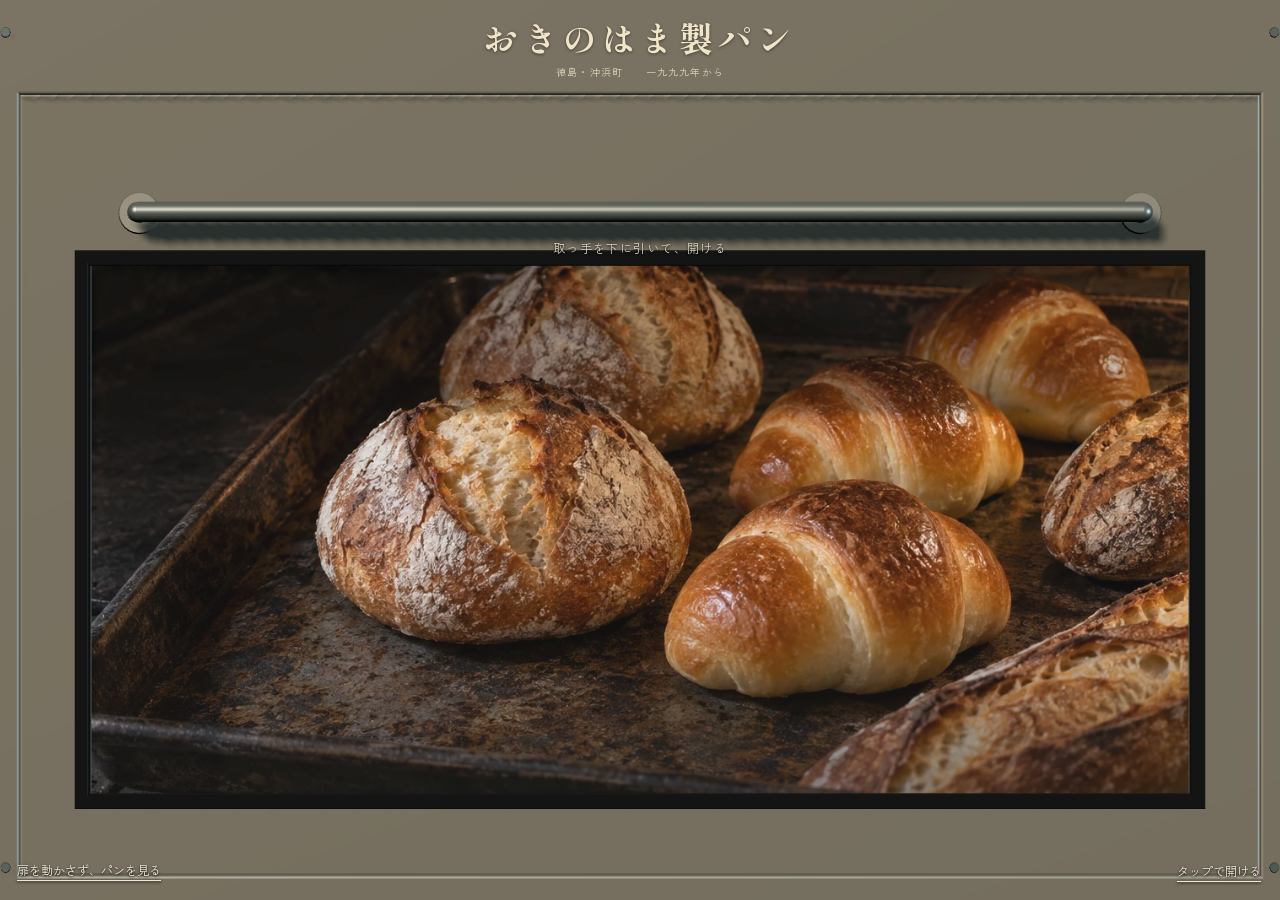
<file: door-review/top-unified.html>
<!doctype html>
<html lang="ja">
<head>
  <meta charset="utf-8">
  <meta name="viewport" content="width=device-width,initial-scale=1,viewport-fit=cover">
  <meta name="theme-color" content="#172023">
  <title>おきのはま製パン｜扉をひらく</title>
  <meta name="description" content="取っ手を引いて、焼きたてのパンに会いに。架空のパン屋「おきのはま製パン」の制作見本。">
  <meta name="robots" content="noindex,nofollow">
  <link rel="preconnect" href="https://fonts.googleapis.com">
  <link rel="preconnect" href="https://fonts.gstatic.com" crossorigin>
  <link href="https://fonts.googleapis.com/css2?family=Shippori+Mincho+B1:wght@700&family=Zen+Kaku+Gothic+New:wght@500;700&display=swap" rel="stylesheet">
  <link rel="preload" href="assets/open/morning-batch-v1.webp" as="image" media="(min-width:601px)">
  <link rel="preload" href="assets/open/morning-batch-portrait-v2.webp" as="image" media="(max-width:600px)">
  <link rel="preload" href="assets/open/steel.webp" as="image">
  <link rel="modulepreload" href="door-unified-scene.mjs?v=unified1">
  <link rel="modulepreload" href="vendor/three.module.min.js">
  <link rel="stylesheet" href="door.css?v=solid3">
  <link rel="stylesheet" href="top-look.css?v=look1">
  <link rel="stylesheet" href="bread-look.css?v=breads1">
  <link rel="stylesheet" href="story-look.css?v=story1">
  <link rel="stylesheet" href="complete-look.css?v=complete1">
  <link rel="stylesheet" href="polish.css?v=quality2">
  <link rel="stylesheet" href="top-unified.css?v=unified1">
</head>
<body class="bread-journey">
  <main class="bakery-page">
  <div class="oven" id="oven" data-position="closed" data-view="framed" data-version="top-unified-v1" data-renderer="loading">
    <section class="chamber" aria-labelledby="bread-title">
      <div class="chamber-wall wall-left" aria-hidden="true"></div>
      <div class="chamber-wall wall-right" aria-hidden="true"></div>
      <picture class="hero-scene"><source media="(max-width:600px)" srcset="assets/open/morning-batch-portrait-v2.webp" width="941" height="1672"><img class="bread" src="assets/open/morning-batch-v1.webp" alt="窯の天板に並ぶ、焼きたての丸パンやロールパン" width="1536" height="1024" fetchpriority="high" draggable="false"></picture>
      <div class="chamber-vignette" aria-hidden="true"></div>
      <div class="bread-info" id="bread-info" aria-hidden="true">
        <h1 id="bread-title">朝は、この窯から。</h1>
        <a class="hero-next" href="#today" tabindex="-1" inert>今日のパンへ <span aria-hidden="true">↓</span></a>
        <small class="hero-disclaimer">架空の店の制作見本です。</small>
      </div>
    </section>
    <canvas class="oven-canvas" id="oven-canvas" aria-hidden="true"></canvas>
    <div class="fallback-door" id="door-leaf" aria-hidden="true"></div>
    <header class="oven-header">
      <p class="oven-wordmark">おきのはま製パン</p>
      <p class="oven-origin">徳島・沖浜町　　一九九九年から</p>
    </header>
        <div class="handle" id="handle" role="slider" tabindex="0" aria-label="オーブンの扉" aria-valuemin="0" aria-valuemax="100" aria-valuenow="0" aria-valuetext="閉じています" aria-orientation="vertical" aria-describedby="gesture-help" aria-controls="oven-canvas">
          <img src="assets/open/handle.webp" alt="" width="672" height="98" draggable="false">
        </div>
        <p class="door-instruction" id="gesture-help">取っ手を下に引いて、開ける</p>
    <div class="fixed-controls"><a class="skip-door" href="#today">扉を動かさず、パンを見る</a><button class="toggle-door" id="toggle-door" type="button" aria-controls="door-leaf">タップで開ける</button></div>
    <div class="motion-note" id="motion-note" hidden><span id="motion-message">動きを減らす設定になっています。</span><button type="button" id="motion-toggle">扉の動きを試す</button></div>
    <p class="render-note" id="render-note" hidden>立体表示を読み込めませんでした。右下のボタンで扉を開閉できます。</p>
    <p class="sr-only" id="door-status" role="status" aria-live="polite"></p>
    <noscript><p class="no-script">扉を動かすにはJavaScriptを有効にしてください。</p></noscript>
  </div>

    <section class="daily-breads" id="today" aria-labelledby="today-title" hidden inert>
      <div class="daily-heading">
        <div><p class="daily-kicker">毎日のパン</p><h2 id="today-title">朝から順に、<br>焼いています。</h2></div>
        <p class="daily-guide">焼き上がりの時刻を選んで、<br>パンをご覧ください。</p>
      </div>
      <div class="bake-navigation">
        <p id="bake-label">焼き上がりの目安</p>
        <div class="bake-times" role="group" aria-labelledby="bake-label">
          <button type="button" data-bread="0" aria-pressed="true" aria-label="7時、沖浜の朝・山型食パン" aria-controls="bread-selection"><time>7:00</time><span aria-hidden="true"></span></button>
          <button type="button" data-bread="1" aria-pressed="false" aria-label="8時30分、自家炊きあんパン" aria-controls="bread-selection"><time>8:30</time><span aria-hidden="true"></span></button>
          <button type="button" data-bread="2" aria-pressed="false" aria-label="9時30分、鳴門金時の小さな山" aria-controls="bread-selection"><time>9:30</time><span aria-hidden="true"></span></button>
          <button type="button" data-bread="3" aria-pressed="false" aria-label="11時、沖浜塩パン" aria-controls="bread-selection"><time>11:00</time><span aria-hidden="true"></span></button>
          <button type="button" data-bread="4" aria-pressed="false" aria-label="11時30分、れんこん焼きカレー" aria-controls="bread-selection"><time>11:30</time><span aria-hidden="true"></span></button>
          <button type="button" data-bread="5" aria-pressed="false" aria-label="14時、阿波晩茶とくるみ" aria-controls="bread-selection"><time>14:00</time><span aria-hidden="true"></span></button>
        </div>
      </div>
      <div class="bread-selection" id="bread-selection">
        <figure class="bread-portrait">
          <svg id="selected-picture" viewBox="0 0 544 512" role="img" aria-label="丸い山が三つ連なる、山型食パン" focusable="false"><defs><clipPath id="bread-crop"><rect id="bread-crop-window" x="0" y="0" width="544" height="512" /></clipPath></defs><image href="assets/open/bread-lineup-v1.webp" width="1536" height="1024" clip-path="url(#bread-crop)" /></svg>
        </figure>
        <div class="bread-description" aria-live="polite" aria-atomic="true">
          <p class="selected-bake"><time id="selected-time">7:00</time><span>ごろ 焼き上がり</span></p>
          <h3 id="selected-name">沖浜の朝・<br>山型食パン</h3>
          <p id="selected-description">湯種でもっちり。<br>毎朝のトーストに。</p>
          <p class="selected-price"><span id="selected-unit">1斤</span><strong id="selected-price">420</strong><span>円（税込）</span></p>
        </div>
      </div>
      <footer class="daily-footer"><p>写真・価格・焼き上がり時刻は、<br class="mobile-break">架空の店の見本用です。<br>小麦・乳・卵・くるみなどを同じ厨房で扱います。</p><div class="chapter-links"><a href="#story">店の話へ <span aria-hidden="true">↓</span></a><a href="#oven">ページの先頭へ <span aria-hidden="true">↑</span></a></div></footer>
    </section>

    <section class="bakery-story" id="story" aria-labelledby="story-title" hidden inert>
      <div class="story-scene">
        <figure class="story-photo"><img src="assets/open/owner-hands-v1.webp" alt="使い込んだ窯の前で、粉のついた両手でパン生地を折る様子" width="1536" height="1024" loading="lazy" decoding="async"></figure>
        <header class="story-heading"><p>店主の手紙</p><h2 id="story-title">父の「いつもの」を、<br>次の朝へ。</h2></header>
      </div>
      <div class="story-letter">
        <p>父が沖浜町に店を開いたのは、1999年の春でした。学校から帰ると、袋を折るのが私の手伝いでした。</p>
        <p>店を継いでからも、山型食パンとあんパンの配合は変えていません。今も、同じ窯で焼いています。</p>
        <p>朝に顔を合わせる方にも、遠くでパンを待つ方にも。同じ窯から、いつものパンをお届けします。</p>
        <p class="story-signature"><span>二代目店主（架空）</span><b>田村 菜穂</b></p>
      </div>
      <footer class="story-footer"><p>この店と人物は架空です。<br>写真は制作見本のために生成しています。</p><nav aria-label="店主の手紙からの案内"><a href="#delivery">全国便へ <span aria-hidden="true">↓</span></a><a href="#today">今日のパンへ戻る <span aria-hidden="true">↑</span></a><a href="#oven">ページの先頭へ <span aria-hidden="true">↑</span></a></nav></footer>
    </section>

    <section class="bread-delivery" id="delivery" aria-labelledby="delivery-title" data-after-entry hidden inert>
      <header class="delivery-heading"><p>沖浜から、全国へ</p><h2 id="delivery-title">金曜に焼いて、<br>冷凍便で食卓へ。</h2><p class="delivery-intro">いつものパンを焼いて、急速冷凍。<br>その日のうちに箱へ詰めて発送します。</p></header>
      <div class="delivery-parcel">
        <figure class="parcel-photo"><img src="assets/open/bread-parcel-v1.webp" alt="山型食パン1斤、塩パン2個、あんパン2個、鳴門金時2個、くるみのパン1個を詰めた箱" width="1536" height="1024" loading="lazy" decoding="async"><figcaption>箱の中身を見せるための盛り付け例です。<br>発送時は個包装します。</figcaption></figure>
        <div class="parcel-order"><p class="parcel-category">冷凍便・金曜発送</p><h3>沖浜いつもの<br>パン便</h3><p class="parcel-price"><span>8点入り</span><strong data-set-price>2,040</strong><span>円</span></p><p class="parcel-tax">税込・送料別</p><p class="parcel-rate">送料<span data-shipping="standard">980円</span>。<br>北海道・沖縄は<span data-shipping="remote">1,480円</span>。</p><button class="parcel-button" id="parcel-total" type="button" aria-haspopup="dialog" aria-controls="parcel-dialog">送料込みの合計を見る <span aria-hidden="true">↗</span></button><details class="parcel-list" open><summary>箱に入るパン</summary><ul><li><span>沖浜の朝・山型食パン</span><b>1斤</b></li><li><span>沖浜塩パン</span><b>2個</b></li><li><span>自家炊きあんパン</span><b>2個</b></li><li><span>鳴門金時の小さな山</span><b>2個</b></li><li><span>阿波晩茶とくるみ</span><b>1個</b></li></ul></details></div>
      </div>
      <dl class="delivery-terms"><div><dt>注文締切</dt><dd>水曜 18:00</dd></div><div><dt>発送</dt><dd>毎週 金曜</dd></div><div><dt>送料</dt><dd><span data-shipping="standard">980円</span><small>北海道・沖縄は<span data-shipping="remote">1,480円</span></small></dd></div><div><dt>保存</dt><dd>製造日から冷凍で14日<small>解凍後は当日中</small></dd></div></dl>
      <footer class="delivery-footer"><p>価格・送料・発送条件は見本用です。<br>注文・決済はできません。</p><a href="#shop">店の案内へ <span aria-hidden="true">↓</span></a></footer>
    </section>
    <section class="bakery-shop" id="shop" aria-labelledby="shop-title" data-after-entry hidden inert>
      <div class="shop-scene"><header class="shop-heading"><p>店の案内</p><h2 id="shop-title">沖浜町で、<br>朝七時から。</h2><p>散歩の途中に、<br>一つからどうぞ。</p></header><figure class="shop-front"><img src="assets/open/shop-front-v1.webp" alt="木の引き戸とガラス窓の奥にパンが並ぶ、町の小さなパン屋の外観イメージ" width="1536" height="1024" loading="lazy" decoding="async"><span class="shop-sign" aria-hidden="true">おきのはま製パン</span></figure></div>
      <div class="shop-information"><div class="shop-hours"><p>営業時間</p><strong>7:00–18:00</strong><p class="shop-holidays">日曜・月曜休み</p><small>売り切れ次第、早く閉める日があります。</small></div><dl class="shop-facts"><div><dt>住所</dt><dd>徳島県徳島市沖浜町二丁目18-3<small>見本用の架空住所です。</small></dd></div><div><dt>駐車場</dt><dd>店の東側に3台<small>自転車置き場あり</small></dd></div><div><dt>支払い</dt><dd>現金・クレジットカード・交通系IC</dd></div></dl></div>
    </section>
    <footer class="bakery-footer" data-after-entry hidden inert><p class="footer-brand">おきのはま製パン</p><nav aria-label="ページ全体の案内"><a href="#today">今日のパン</a><a href="#story">店の話</a><a href="#delivery">全国便</a><a href="#shop">店の案内</a><a href="#oven">先頭へ ↑</a></nav><p class="footer-legal">このサイトは架空のパン屋の制作見本です。<br>店名・人物・住所・商品・販売条件は実在しません。<br>写真は制作見本のために生成しています。</p></footer>
  </main>
  <button class="chapter-button" id="chapter-button" type="button" aria-haspopup="dialog" aria-controls="chapter-dialog" hidden>案内</button>
  <dialog class="review-dialog chapter-dialog" id="chapter-dialog" aria-labelledby="chapter-title"><div class="dialog-top"><h2 id="chapter-title">ご案内</h2><button type="button" data-close-dialog aria-label="案内を閉じる">×</button></div><nav aria-label="章を選ぶ"><a href="#today">今日のパン <span aria-hidden="true">↗</span></a><a href="#story">店の話 <span aria-hidden="true">↗</span></a><a href="#delivery">全国便 <span aria-hidden="true">↗</span></a><a href="#shop">店の案内 <span aria-hidden="true">↗</span></a><a href="#oven">ページの先頭へ <span aria-hidden="true">↑</span></a></nav></dialog>
  <dialog class="review-dialog parcel-dialog" id="parcel-dialog" aria-labelledby="parcel-dialog-title"><div class="dialog-top"><h2 id="parcel-dialog-title">パン便の合計</h2><button type="button" data-close-dialog aria-label="合計を閉じる">×</button></div><p class="dialog-product">沖浜いつものパン便 <small>8点入り／1セット <span data-set-price>2,040</span>円</small></p><div class="quantity-row"><span>セット数</span><div><button id="quantity-minus" type="button" aria-label="セット数を1減らす">−</button><output id="parcel-quantity" aria-label="セット数" aria-live="polite">1</output><button id="quantity-plus" type="button" aria-label="セット数を1増やす">＋</button></div></div><label class="region-label" for="shipping-region">お届け先の地域</label><select id="shipping-region" name="shipping-region"><option value="standard">北海道・沖縄以外</option><option value="remote">北海道・沖縄</option></select><dl class="parcel-totals" aria-live="polite" aria-atomic="true"><div><dt>商品計</dt><dd id="cart-subtotal">2,040円</dd></div><div><dt>送料（1注文）</dt><dd id="cart-shipping">980円</dd></div><div class="grand-total"><dt>合計</dt><dd id="cart-total">3,020円</dd></div></dl><p class="cart-demo">制作見本です。注文・決済はできません。</p><button class="parcel-button" type="button" data-close-dialog>パン便へ戻る</button></dialog>

  <script type="module" src="door-unified.mjs?v=unified1"></script>
  <script type="module" src="bread-polish.mjs?v=polish1"></script>
  <script type="module" src="story-look.js?v=story1"></script>
  <script type="module" src="journey-unified.mjs?v=unified1"></script>
</body>
</html>
</file>
<file: door-review/door.css>
:root {
  color-scheme: dark;
  --paper: #f0e3c9;
  --reveal: 0;
  --opening: 0;
  --view-zoom: 1;
  font-family: "Zen Kaku Gothic New","Yu Gothic",sans-serif;
  color: var(--paper);
  background: #101415;
}
* { box-sizing: border-box; }
html,body { margin: 0; width: 100%; height: 100%; overscroll-behavior: none; }
body { overflow: hidden; }
button { font: inherit; }
.oven { position: fixed; inset: 0; overflow: hidden; isolation: isolate; background: #101415; }
.chamber { position: absolute; inset: 0; overflow: hidden; z-index: 0; background: #141311; }
.bread { position: absolute; width: min(100%,78vh); height: 100%; inset: 0; margin: auto; object-fit: cover; user-select: none; -webkit-user-drag: none; }
.chamber-wall { position: absolute; top: 0; bottom: 0; width: 30%; background: url("assets/open/steel.webp") center/640px 240px; opacity: .17; }
.wall-left { left: 0; clip-path: polygon(0 0,100% 15%,100% 83%,0 100%); }
.wall-right { right: 0; clip-path: polygon(0 15%,100% 0,100% 100%,0 83%); }
.chamber-vignette { position: absolute; inset: 0; background: linear-gradient(90deg,rgba(5,8,8,.72),transparent 32%,transparent 68%,rgba(5,8,8,.72)),linear-gradient(0deg,rgba(6,9,9,.9),transparent 42%,rgba(6,9,9,.25)); }
.bread-info { position: absolute; left: max(26px,6vw); right: 26px; bottom: 25%; opacity: var(--reveal); pointer-events: none; }
.bread-info p { margin: 0 0 12px; font-size: 14px; letter-spacing: .06em; }
.bread-info h1 { margin: 0 0 14px; font: 700 clamp(30px,4.2vw,64px)/1.3 "Shippori Mincho B1",serif; letter-spacing: .035em; }
.bread-info .bread-name { font-size: 15px; }
.bread-info small { display: block; margin-top: 23px; font-size: 11px; opacity: .72; }
.oven-canvas { position: absolute; inset: 0; width: 100%; height: 100%; display: block; z-index: 1; touch-action: none; cursor: grab; }
.oven[data-dragging] .oven-canvas,.oven[data-dragging] .handle { cursor: grabbing; }
.oven-header { position: absolute; top: 0; left: 0; right: 0; height: 17%; pointer-events: none; z-index: 2; transform-origin: 50% var(--viewport-center-y,50vh); transform: scale(var(--view-zoom)); }
.makers-plate { position: absolute; top: 56%; left: 50%; transform: translate(-50%,-50%); width: clamp(224px,30vw,335px); height: clamp(55px,8.8vh,78px); display: flex; flex-direction: column; align-items: center; justify-content: center; gap: 7px; border: 11px solid transparent; border-image: url("assets/open/plate.jpg") 14 fill/11px stretch; box-shadow: 0 3px 8px #050a0c; color: #2e2617; text-shadow: 0 1px 0 rgba(238,218,157,.25); }
.makers-plate span { white-space: nowrap; font: 700 clamp(19px,2vw,27px)/1 "Shippori Mincho B1",serif; letter-spacing: .06em; }
.makers-plate small { font-size: 9px; letter-spacing: .1em; }
.thermometer { position: absolute; top: 56%; right: 5.2%; width: clamp(55px,8vw,88px); height: auto; transform: translateY(-50%); filter: drop-shadow(1px 4px 4px #030809); }
.handle { position: absolute; left: 0; top: 0; width: 84%; height: 64px; transform: translate(50vw,30vh) translate(-50%,-50%); border-radius: 10px; outline-offset: 6px; cursor: grab; touch-action: none; -webkit-tap-highlight-color: transparent; z-index: 3; }
.handle img { width: 100%; height: 100%; object-fit: fill; pointer-events: none; user-select: none; }
.oven[data-renderer="webgl"] .handle img { visibility: hidden; }
.handle:focus-visible { outline: 2px solid #e6d2a5; }
.oven[data-pointer] .handle:focus-visible { outline: none; }
.door-instruction { position: absolute; left: 0; top: 0; width: 100%; margin: 0; text-align: center; font-size: 12px; letter-spacing: .12em; color: #d2d1bf; text-shadow: 0 1px 3px #030608; opacity: calc(1 - var(--opening)*3.5); pointer-events: none; z-index: 2; transform: translateY(35vh); }
.fixed-controls { position: absolute; left: max(17px,env(safe-area-inset-left)); right: max(17px,env(safe-area-inset-right)); bottom: max(8px,env(safe-area-inset-bottom)); display: flex; justify-content: space-between; align-items: center; pointer-events: none; z-index: 4; }
.demo-label { font-size: 10px; letter-spacing: .1em; opacity: .62; }
.toggle-door { min-height: 44px; padding: 8px 2px 8px 16px; color: #efe6d3; font-size: 12px; background: none; border: 0; cursor: pointer; pointer-events: auto; text-shadow: 0 1px 3px #000; text-decoration: underline; text-underline-offset: 5px; }
.toggle-door:focus-visible { outline: 1px solid #e6d2a5; outline-offset: 4px; }
.motion-note { position: absolute; top: max(0px,env(safe-area-inset-top)); left: 15px; right: 15px; font-size: 10px; text-align: center; color: #e3dcca; pointer-events: none; z-index: 4; }
.motion-note button { min-height: 28px; padding: 2px 8px; margin-left: 5px; background: none; border: 0; color: inherit; font: inherit; text-decoration: underline; text-underline-offset: 4px; pointer-events: auto; cursor: pointer; }
.render-note { position: absolute; top: 19%; left: 8%; right: 8%; text-align: center; font-size: 11px; z-index: 4; }
.fallback-door { position: absolute; inset: 17% 12px 24px; background: url("assets/open/steel.webp") center/640px 240px; clip-path: polygon(evenodd,0 0,100% 0,100% 100%,0 100%,0 0,12% 31%,88% 31%,88% 81%,12% 81%,12% 31%); z-index: 1; }
.oven:not([data-renderer="webgl"]) .oven-header { background: url("assets/open/steel.webp") center/640px 240px; }
.oven[data-renderer="webgl"] .fallback-door { display: none; }
.oven[data-view="inside"] .oven-canvas,.oven[data-view="inside"] .oven-header,.oven[data-view="inside"] .handle,.oven[data-view="inside"] .motion-note,.oven[data-view="inside"] .door-instruction { visibility: hidden; pointer-events: none; }
.oven:not([data-renderer="webgl"])[data-position="open"] .fallback-door,.oven:not([data-renderer="webgl"])[data-position="open"] .handle img { visibility: hidden; }
.sr-only { position: absolute; width: 1px; height: 1px; padding: 0; margin: -1px; overflow: hidden; clip: rect(0,0,0,0); white-space: nowrap; border: 0; }
.no-script { position: absolute; bottom: 15%; left: 5%; right: 5%; background: #101719; padding: 20px; text-align: center; z-index: 5; }
@media (max-width: 600px) {
  .makers-plate { left: 42%; width: 228px; }
  .makers-plate span { font-size: 19px; letter-spacing: .035em; }
  .makers-plate small { font-size: 8px; }
  .thermometer { right: 5%; width: 55px; }
  .door-instruction { font-size: 11px; letter-spacing: .07em; }
  .bread-info { left: calc(clamp(12px,3.5vw,26px) + 2.8vh + 10px); right: calc(clamp(12px,3.5vw,26px) + 2.8vh + 10px); bottom: 25%; }
  .bread-info h1 { font-size: clamp(26px,7vw,34px); white-space: nowrap; letter-spacing: .01em; }
  .bread-info p { font-size: 12px; }.bread-info .bread-name { font-size: 14px; }.bread-info small { margin-top: 18px; }
  .chamber-vignette { background: linear-gradient(0deg,rgba(6,9,9,.96),transparent 64%),linear-gradient(90deg,rgba(5,8,8,.15),transparent 25%); }
}
@media (max-height:500px) and (min-aspect-ratio:1/1) {
  .makers-plate { height: 48px; width: 240px; gap: 3px; border-width: 7px; }.makers-plate span { font-size: 18px; }.makers-plate small { font-size: 7px; }.thermometer { width: 48px; }
  .bread-info { bottom: 22%; }.bread-info h1 { font-size: 29px; }.bread-info p { margin-bottom: 5px; }.bread-info small { margin-top: 8px; }
}
</file>
<file: door-review/top-look.css>
/* A single-screen visual study. Door geometry and direct manipulation stay shared. */
.chamber { background: #17120e; }
.chamber-wall { display: none; }
.bread { width: 100%; height: 100%; object-position: 52% 60%; }
.chamber-vignette {
  background: linear-gradient(90deg,rgba(19,15,11,.55),transparent 62%),linear-gradient(0deg,rgba(19,15,11,.82),transparent 26%,transparent 78%,rgba(19,15,11,.35));
}
.bread-info { inset: 0; color: #f3e9d4; }
.hero-masthead { position: absolute; top: max(35px,5.5vh); left: 6.2%; right: 6.2%; display: flex; align-items: baseline; justify-content: space-between; gap: 20px; }
.bread-info .hero-brand { margin: 0; font: 700 clamp(20px,2.2vw,29px)/1.5 "Shippori Mincho B1",serif; letter-spacing: .14em; }
.bread-info .hero-place { margin: 0; font-size: 11px; letter-spacing: .2em; }
.bread-info h1 { position: absolute; left: 6.2%; top: 24%; margin: 0; font-size: clamp(45px,4.3vw,66px); font-weight: 700; line-height: 1.65; letter-spacing: .1em; writing-mode: vertical-rl; }
.bread-info h1 span { display: block; }
.hero-note { position: absolute; left: 7.6%; bottom: 16%; }
.bread-info .hero-note p { margin: 0; font-size: 14px; line-height: 2.2; letter-spacing: .15em; }
.bread-info .hero-note .hero-since { margin-top: 6px; font-size: 11px; letter-spacing: .12em; opacity: .75; }
.bread-info .hero-disclaimer { position: absolute; right: 6.2%; bottom: 7%; margin: 0; font-size: 10px; letter-spacing: .05em; opacity: .7; }
.oven[data-view="inside"] .demo-label { visibility: hidden; }
.oven[data-view="inside"] .fixed-controls { left: 6.2%; right: 6.2%; bottom: max(18px,env(safe-area-inset-bottom)); }
.oven[data-view="inside"] .toggle-door { font-size: 11px; color: #f3e9d4; }
@media (max-width:600px) {
  .bread { inset: auto 0 0; width: 100%; height: 82%; object-position: 51% 100%; }
  .chamber-vignette { background: linear-gradient(180deg,#17120e 5%,rgba(23,18,14,.88) 18%,transparent 40%,transparent 64%,rgba(23,18,14,.84) 91%,#17120e 100%); }
  .bread-info { inset: 0; }
  .hero-masthead { top: max(38px,6.2vh); left: 8%; right: 8%; gap: 10px; align-items: center; }
  .bread-info .hero-brand { font-size: clamp(17px,4.8vw,23px); letter-spacing: .07em; }
  .bread-info .hero-place { font-size: 9px; letter-spacing: .12em; }
  .bread-info h1 { left: 9%; top: 16.5%; font-size: clamp(40px,11.3vw,62px); line-height: 1.55; letter-spacing: .09em; white-space: nowrap; writing-mode: horizontal-tb; }
  .hero-note { left: 9.5%; bottom: 12.5%; }
  .bread-info .hero-note p { font-size: 12px; letter-spacing: .08em; }
  .bread-info .hero-note .hero-since { margin-top: 3px; font-size: 10px; letter-spacing: .07em; }
  .bread-info .hero-disclaimer { left: 9.5%; right: auto; bottom: 6.5%; font-size: 8px; }
  .oven[data-view="inside"] .fixed-controls { left: 9%; right: 8%; bottom: max(10px,env(safe-area-inset-bottom)); }
}
@media (max-height:600px) and (max-width:600px) {
  .hero-masthead { top: 5.5%; }
  .bread-info h1 { top: 14%; font-size: 37px; line-height: 1.45; }
  .hero-note { bottom: 14%; }
  .bread-info .hero-note p { font-size: 11px; }
  .bread-info .hero-note .hero-since { font-size: 9px; }
  .bread-info .hero-disclaimer { bottom: 8.5%; }
}
@media (max-height:500px) and (min-aspect-ratio:1/1) {
  .hero-masthead { top: 6%; }
  .bread-info .hero-brand { font-size: 20px; }
  .bread-info h1 { top: 20%; font-size: 28px; line-height: 1.45; writing-mode: vertical-rl; }
  .hero-note { bottom: 16%; }
  .bread-info .hero-note p { font-size: 11px; line-height: 1.7; }
  .bread-info .hero-note .hero-since { font-size: 9px; margin-top: 4px; }
  .bread-info .hero-disclaimer { bottom: 16%; }
}
</file>
<file: door-review/top-unified.css>
/* One oven scene from the closed window to the full-bleed page. */
.oven { --scene-scale: .96; --casing-side: clamp(10px,2.5vw,22px); --casing-bottom: clamp(20px,2.8svh,32px); }
.oven .chamber { background: #17120e; }
.hero-scene { position: absolute; inset: 0; display: block; transform: scale(var(--scene-scale)); transform-origin: 50% 60%; }
.hero-scene .bread { inset: 0; width: 100%; height: 100%; object-fit: cover; object-position: 52% 60%; }
.oven .chamber-vignette { background: linear-gradient(180deg,rgba(16,13,10,.16),transparent 25%,transparent 65%,rgba(16,13,10,.7)); }
.oven .oven-header,.oven:not([data-renderer="webgl"]) .oven-header {
  height: max(10.5svh,calc(env(safe-area-inset-top) + 48px));
  padding: env(safe-area-inset-top) 16px 0; display: flex; flex-direction: column; align-items: center; justify-content: center; gap: 5px;
  transform: none; background: none; color: #f0e4c9;
}
.oven-wordmark { margin: 0; font: 700 clamp(26px,2.7vw,38px)/1.25 "Shippori Mincho B1",serif; letter-spacing: .12em; white-space: nowrap; text-shadow: 0 1px 3px #17120e88; }
.oven-origin { margin: 0; font-size: 10px; letter-spacing: .12em; opacity: .8; }
.oven[data-view="inside"] .oven-header { visibility: visible; }
.oven .bread-info h1 { left: 6.2%; top: 24%; bottom: auto; font-size: clamp(36px,4.2vw,54px); line-height: 1.4; letter-spacing: .09em; writing-mode: vertical-rl; white-space: nowrap; }
.oven .hero-next { left: 6.2%; bottom: max(8%,calc(env(safe-area-inset-bottom) + 40px)); }
.oven .hero-disclaimer { bottom: max(3%,calc(env(safe-area-inset-bottom) + 10px)); left: 6.2%; right: auto; }
.oven .motion-note { top: auto; bottom: max(62px,calc(env(safe-area-inset-bottom) + 56px)); margin: 0; font-size: 11px; }
.oven .render-note { top: auto; bottom: max(105px,calc(env(safe-area-inset-bottom) + 100px)); }
.oven .fallback-door { inset: calc(10.5% + .5svh) calc(var(--casing-side) + .5svh) calc(var(--casing-bottom) + .5svh); background: linear-gradient(110deg,#706b60,#5d5950 48%,#4d4b44); clip-path: polygon(evenodd,0 0,100% 0,100% 100%,0 100%,0 0,5% 21%,95% 21%,95% 90.5%,5% 90.5%,5% 21%); }
.oven:not([data-renderer="webgl"]) .oven-canvas { visibility: hidden; }
.oven:not([data-renderer="webgl"])::before {
  content: ""; position: absolute; inset: 0; z-index: 1; pointer-events: none;
  background: linear-gradient(110deg,#706b60,#5d5950 48%,#4d4b44);
  clip-path: polygon(evenodd,0 0,100% 0,100% 100%,0 100%,0 0,var(--casing-side) 10.5%,var(--casing-side) calc(100% - var(--casing-bottom)),calc(100% - var(--casing-side)) calc(100% - var(--casing-bottom)),calc(100% - var(--casing-side)) 10.5%,var(--casing-side) 10.5%);
  transform: scale(var(--view-zoom)); transform-origin: 50% var(--viewport-center-y,50svh);
}
.oven[data-view="inside"]::before { visibility: hidden; }
@media (max-width:600px) {
  .oven-wordmark { font-size: clamp(23px,6.7vw,28px); letter-spacing: .08em; }
  .oven-origin { font-size: 9px; letter-spacing: .1em; }
  .hero-scene .bread { object-position: 50% 50%; }
  .hero-scene .bread { height: 92%; bottom: auto; }
  .oven .bread-info h1 { left: 8%; top: auto; bottom: max(12%,calc(env(safe-area-inset-bottom) + 96px)); font-size: clamp(25px,7.2vw,33px); letter-spacing: .055em; writing-mode: horizontal-tb; }
  .oven .hero-next { left: 8%; bottom: max(6.3%,calc(env(safe-area-inset-bottom) + 35px)); font-size: 12px; }
  .oven .hero-disclaimer { left: 8%; bottom: max(2%,calc(env(safe-area-inset-bottom) + 8px)); font-size: 10px; }
}
@media (max-height:500px) and (min-aspect-ratio:1/1) {
  .oven-wordmark { font-size: 22px; }
  .oven-origin { font-size: 8px; }
  .oven .bread-info h1 { left: 5%; top: auto; bottom: 25%; font-size: 32px; writing-mode: horizontal-tb; }
  .oven .hero-next { left: 5%; bottom: 8%; }
}
@media (max-width:360px) {
  .chapter-button { top: max(58px,calc(env(safe-area-inset-top) + 52px)); }
}
</file>
<file: door-review/bakery-v4.css>
/* v4: an iron oven that heats up while loading, then a bakery that keeps baking. */
:root { --sheet:#f6f4ec; --ink:#2f2d25; --quiet:#615f53; --stone:#e7e6dc; --line:#b9b7a8; --page-gutter:clamp(20px,8vw,112px); --nav-height:56px; --iron:#1b1a18; color-scheme:light; }
html { -webkit-text-size-adjust:100%; text-size-adjust:100%; }
body.bakery-v4 { background:var(--sheet); color:var(--ink); font-weight:500; }
.bakery-v4 .oven { position:relative; inset:auto; width:100%; height:100svh; color:#f0e4c9; background:var(--iron); }
body.bakery-v4.has-entered { height:auto; overflow:visible; }
.bakery-v4 main,#chapters { width:100%; max-width:100%; min-width:0; }
[hidden] { display:none!important; }
#chapters > section { width:100%; max-width:100%; min-width:0; scroll-margin-top:calc(var(--nav-height) + env(safe-area-inset-top)); }
figure,p,h2,h3 { margin:0; }
a { color:inherit; }
button,a,summary { -webkit-tap-highlight-color:transparent; }
:focus-visible { outline:2px solid currentColor; outline-offset:4px; }
#chapters h2[tabindex="-1"]:focus { outline:none; }

/* Oven: closed door */
.bakery-v4 .oven .oven-origin { font-size:12px; }
.bakery-v4 .door-instruction { font-size:13px; letter-spacing:.1em; color:#e6dcc4; text-shadow:none; }
.bakery-v4 .fixed-controls { z-index:5; }
.skip-door,.bakery-v4 .toggle-door { display:inline-flex; align-items:center; min-height:44px; padding:8px 4px; color:#eee6d6; font-size:13px; text-underline-offset:5px; text-decoration:underline; text-shadow:0 1px 3px #000; background:none; border:0; pointer-events:auto; }
.oven[data-pointer] .toggle-door:focus-visible { outline:none; }
.oven[data-view="inside"] .skip-door { display:none; }
.oven[data-view="inside"] .fixed-controls { justify-content:flex-end; }
.bakery-v4 .oven .fallback-door { background:linear-gradient(110deg,#2c2b28,#232220 48%,#1b1a18); }
.bakery-v4 .oven:not([data-renderer="webgl"])::before { background:linear-gradient(110deg,#2c2b28,#232220 48%,#1b1a18); }
.bakery-v4 .hero-scene { opacity:var(--lit,0); }
.oven[data-bake="baking"] .toggle-door { visibility:hidden; }
.oven[data-steam] .oven-canvas { visibility:visible; pointer-events:none; }
.oven:not([data-position="closed"]) .skip-door { visibility:hidden; }
.oven[data-bake="baking"] .handle { cursor:default; }
.oven[data-bake="done"] .door-instruction { color:#f6e6c2; }
.bakery-v4 .oven:not([data-renderer="webgl"]) .chamber { background:radial-gradient(70% 38% at 50% 78%,#c9571c,#57200a 58%,#17120e); }
.bakery-v4 .hero-scene .bread { filter:brightness(calc(.32 + .68 * var(--baked,1))) saturate(calc(.55 + .45 * var(--baked,1))); }

/* Oven: heating up while the page loads */
.bake-loader { position:absolute; inset:0; z-index:20; display:flex; flex-direction:column; align-items:center; background:radial-gradient(circle at 50% 52%,#2e2c28,var(--iron) 68%); color:#f0e4c9; transition:opacity 620ms ease; }
.bake-loader .oven-wordmark { height:max(10.5svh,calc(env(safe-area-inset-top) + 48px)); padding-top:env(safe-area-inset-top); display:flex; align-items:center; }
.bake-loader.is-done { opacity:0; pointer-events:none; }
.bake-dial { width:min(46vw,38svh,300px); margin-top:clamp(40px,13svh,130px); overflow:visible; }
.dial-rim { fill:#12110f; stroke:#b4935c; stroke-width:3; }
.dial-tick { stroke:#d9cba9; stroke-width:2; }
.dial-tick.major { stroke-width:3.5; }
.dial-label { fill:#d9cba9; font:13px Georgia,serif; text-anchor:middle; dominant-baseline:middle; }
.dial-needle { stroke:#e2a34f; stroke-width:3.5; stroke-linecap:round; transform-origin:100px 100px; transform:rotate(var(--needle,-120deg)); }
.dial-pin { fill:#b4935c; }
.bake-temp { margin-top:26px; font:clamp(34px,5svh,46px)/1.1 Georgia,serif; letter-spacing:.02em; }
.bake-caption { margin-top:12px; font-size:14px; letter-spacing:.14em; }

/* Oven: open */
.hero-next { position:absolute; display:inline-flex; align-items:center; gap:20px; min-height:44px; padding-right:8px; color:inherit; text-decoration:none; pointer-events:auto; font-size:14px; letter-spacing:.08em; }
.hero-next[inert] { visibility:hidden; }
.hero-next span { font-size:21px; animation:nudge 2.4s ease-in-out infinite; }
@keyframes nudge { 50% { transform:translateY(6px); } }
.bakery-v4 .oven .hero-disclaimer { font-size:12px; opacity:.82; }
.bakery-v4 .oven .bread-info h1 { font-size:clamp(30px,min(4.4vw,5.2svh),58px); line-height:1.5; letter-spacing:.14em; text-shadow:0 2px 18px #0b0805b8; }

/* Chapter navigation */
.chapter-nav { position:sticky; top:0; z-index:8; display:flex; justify-content:space-between; align-items:center; gap:16px; min-height:calc(var(--nav-height) + env(safe-area-inset-top)); background:var(--sheet); padding:env(safe-area-inset-top) var(--page-gutter) 0; border-bottom:1px solid var(--line); }
.nav-home { font:700 16px/1.2 'Shippori Mincho B1',serif; letter-spacing:.08em; text-decoration:none; white-space:nowrap; min-height:44px; display:flex; align-items:center; }
.nav-links { display:flex; gap:clamp(8px,2.6vw,36px); }
.nav-links a { font-size:14px; text-decoration:none; padding:8px 6px; min-width:44px; min-height:44px; display:flex; align-items:center; justify-content:center; white-space:nowrap; }
.nav-links a[aria-current] { text-decoration:underline; text-underline-offset:6px; }

/* Shared type */
.eyebrow { font-size:13px; letter-spacing:.15em; margin-bottom:20px; }
h2 { font:700 clamp(30px,3.3vw,49px)/1.7 'Shippori Mincho B1',serif; letter-spacing:.08em; }
.fine-print { font-size:12px; color:var(--quiet); line-height:1.9; }

/* One-shot curtain on photographs: plays once and never follows the scroll. */
.js-reveal [data-reveal]:not(.is-seen) img,.js-reveal [data-reveal]:not(.is-seen) svg,.js-reveal [data-reveal]:not(.is-seen) video { clip-path:inset(0 0 100% 0); transform:scale(1.06); }
.js-reveal [data-reveal] img,.js-reveal [data-reveal] svg,.js-reveal [data-reveal] video { transition:clip-path 1100ms cubic-bezier(.22,1,.36,1),transform 1500ms cubic-bezier(.22,1,.36,1); }

/* Counter */
.section-head { padding:clamp(48px,6vw,84px) var(--page-gutter) clamp(28px,3vw,44px); }
.counter-photo { position:relative; overflow:hidden; }
.counter-photo img { display:block; width:100%; height:clamp(420px,min(58vw,76svh),760px); object-fit:cover; object-position:50% 57%; animation:counter-drift 26s ease-in-out infinite alternate; transform-origin:30% 60%; }
@keyframes counter-drift { from { transform:scale(1.04) translateX(-1%); } to { transform:scale(1.13) translateX(1.5%); } }

/* Bake stage: one bread at a time, the oven clock keeps moving by itself. */
.bake-stage { --tone:#f2e6cc; position:relative; display:grid; grid-template-columns:minmax(0,1.25fr) minmax(0,1fr); grid-template-areas:"bread copy" "clock clock"; align-items:center; gap:0 4vw; overflow:hidden; padding:clamp(24px,4vw,60px) var(--page-gutter) clamp(24px,3vw,44px); background:var(--tone); transition:background-color 1100ms ease; }
.stage-bread { grid-area:bread; position:relative; width:112%; margin-left:-12%; aspect-ratio:1.06; max-height:68svh; touch-action:pan-y; cursor:grab; user-select:none; }
.stage-item { position:absolute; inset:0; visibility:hidden; }
.stage-item.is-current { visibility:visible; }
.stage-item svg { display:block; width:100%; height:100%; overflow:hidden; filter:drop-shadow(0 22px 16px #3a2c1426); }
.stage-item.is-current svg { animation:bread-settle 6.4s linear both; }
.bake-stage[data-running="false"] .stage-item.is-current svg { animation-play-state:paused; }
@keyframes bread-settle { from { transform:scale(.98); } to { transform:scale(1.045); } }
.stage-copy { grid-area:copy; min-width:0; }
.stage-time { display:flex; align-items:baseline; gap:12px; }
.stage-time strong { font:400 clamp(58px,7vw,104px)/1 Georgia,serif; letter-spacing:-.02em; }
.stage-time span { font-size:14px; }
.stage-copy h3 { font:700 clamp(28px,3vw,44px)/1.5 'Shippori Mincho B1',serif; letter-spacing:.05em; margin:22px 0 14px; min-height:3em; }
.stage-description { font-size:15px; line-height:2; min-height:4em; }
.stage-price { display:flex; align-items:baseline; gap:8px; margin-top:16px; }
.stage-price strong { font:400 40px/1.2 Georgia,serif; }
.stage-price small { font-size:13px; }
.stage-clock { grid-area:clock; display:grid; grid-template-columns:repeat(6,minmax(0,1fr)); gap:clamp(4px,1vw,14px); margin-top:clamp(22px,3vw,40px); }
.stage-clock button { position:relative; min-height:52px; padding:10px 0 12px; font:clamp(14px,1.5vw,18px)/1.2 Georgia,serif; color:#4b4839; background:none; border:0; border-top:2px solid #2f2d2533; cursor:pointer; text-align:left; }
.stage-clock button[aria-pressed="true"] { color:var(--ink); font-weight:700; }
.stage-clock button::before { content:""; position:absolute; left:0; right:0; top:-2px; height:2px; background:var(--ink); transform:scaleX(0); transform-origin:0 50%; }
.stage-clock button[aria-pressed="true"]::before { transform:scaleX(1); }
.bake-stage[data-running="true"] .stage-clock button[aria-pressed="true"]::before { animation:clock-fill 6.4s linear both; }
@keyframes clock-fill { from { transform:scaleX(0); } to { transform:scaleX(1); } }
.counter-note { padding:18px var(--page-gutter) 90px; }

/* Hands */
.letter-scene { position:relative; padding:clamp(70px,9vw,120px) 0 100px; }
.letter-head { padding:0 var(--page-gutter); }
#chapters > .letter-scene.is-rolling { padding:0; scroll-margin-top:0; }
.is-rolling .letter-head,.is-rolling .letter { position:absolute; width:1px; height:1px; margin:-1px; padding:0; overflow:hidden; clip:rect(0,0,0,0); white-space:nowrap; }
.roll { position:relative; }
.roll-stage { position:sticky; top:0; height:100svh; overflow:hidden; background:var(--sheet); --roll-size:max(16px,min(calc((100svh - var(--nav-height) - 12svh)/15.4),52px)); }
.roll-track { position:absolute; top:calc(var(--nav-height) + 6svh); right:0; writing-mode:vertical-rl; font:700 var(--roll-size)/1.8 'Shippori Mincho B1',serif; letter-spacing:.08em; white-space:nowrap; will-change:transform; }
.roll-col { display:block; }
.roll-col.is-end { margin-left:1.5em; }
.roll-head { margin-left:2.4em; color:#4b2e16; }
.roll-eyebrow { display:block; margin-left:1em; font-size:.42em; line-height:1.8; letter-spacing:.15em; }
.roll-title { display:block; font-size:1.3em; line-height:1.5; }
.roll-sign { margin-left:0; font-size:.72em; }
.letter { position:relative; width:100%; max-width:650px; margin:0 auto; padding:42px var(--page-gutter) 0; }
.letter > p { font-size:15px; line-height:2.3; letter-spacing:.04em; margin-bottom:22px; }
.js-reveal .letter:not(.is-seen) > p { opacity:0; transform:translateY(12px); }
.js-reveal .letter > p { transition:opacity 900ms ease,transform 900ms cubic-bezier(.22,1,.36,1); }
.js-reveal .letter > p:nth-child(2) { transition-delay:220ms; }
.js-reveal .letter > p:nth-child(3) { transition-delay:440ms; }
.js-reveal .letter > p:nth-child(4) { transition-delay:660ms; }
.letter .signature { margin-top:30px; text-align:right; font:24px/1.8 'Shippori Mincho B1',serif; }
.signature small { display:block; font:12px/2 'Zen Kaku Gothic New',sans-serif; margin-bottom:6px; }

/* Parcel */
.parcel-scene { position:relative; padding:0 0 100px; }
.parcel-heading { position:relative; z-index:1; padding:15px var(--page-gutter) 42px; }
.parcel-photo { overflow:hidden; }
.parcel-photo img { display:block; width:100%; height:auto; }
.parcel-description { min-width:0; padding:35px var(--page-gutter) 0; }
@media(min-width:901px) {
 .parcel-scene { display:grid; grid-template-columns:minmax(0,5fr) minmax(0,7fr); grid-template-rows:auto 1fr; grid-template-areas:"head photo" "copy photo"; column-gap:clamp(40px,5vw,88px); padding-top:clamp(70px,9vw,120px); }
 .parcel-heading { grid-area:head; padding:0 0 28px var(--page-gutter); }
 .parcel-description { grid-area:copy; padding:0 0 0 var(--page-gutter); }
 .parcel-photo { grid-area:photo; position:relative; }
 .parcel-photo img { position:absolute; inset:0; height:100%; object-fit:cover; }
}
.parcel-description h3 { font:700 clamp(24px,2.4vw,33px)/1.6 'Shippori Mincho B1',serif; }
.parcel-contents { margin-top:12px; font-size:14px; line-height:2; }
.parcel-calc { margin-top:22px; padding:20px 0; border-top:1px solid var(--line); border-bottom:1px solid var(--line); }
.calc-region { display:flex; gap:8px; flex-wrap:wrap; padding:0; margin:0; border:0; }
.calc-region legend { padding:0; margin-bottom:8px; font-size:13px; color:var(--quiet); }
.calc-region label { position:relative; cursor:pointer; }
.calc-region input { position:absolute; inset:0; opacity:0; margin:0; cursor:pointer; }
.calc-region span { display:flex; align-items:center; min-height:44px; padding:0 16px; font-size:14px; border:1px solid #8d8b7c; }
.calc-region input:checked + span { background:var(--ink); border-color:var(--ink); color:var(--sheet); }
.calc-region input:focus-visible + span { outline:2px solid var(--ink); outline-offset:3px; }
.calc-quantity { display:flex; align-items:center; justify-content:space-between; gap:16px; margin-top:16px; font-size:13px; color:var(--quiet); }
.stepper { display:flex; align-items:center; color:var(--ink); }
.stepper button { width:44px; height:44px; font-size:18px; color:inherit; background:none; border:1px solid #8d8b7c; cursor:pointer; }
.stepper button:disabled { opacity:.3; cursor:default; }
.stepper output { min-width:48px; text-align:center; font:22px Georgia,serif; }
.calc-total { display:grid; grid-template-columns:1fr auto; align-items:baseline; gap:4px 16px; margin-top:16px; }
.calc-label { font-size:13px; color:var(--quiet); }
.calc-amount { display:inline-flex; align-items:baseline; gap:5px; white-space:nowrap; font-size:14px; }
.calc-amount strong { font:400 clamp(42px,4vw,54px)/1.1 Georgia,serif; letter-spacing:-.02em; }
.calc-breakdown { grid-column:1/-1; font-size:13px; color:var(--quiet); }
.parcel-terms { margin-top:18px; font-size:14px; line-height:2; }
.parcel-description > .fine-print { margin-top:12px; }

/* Shop: at any desktop size the hours sit in the first screen of this chapter. */
.shop-scene { background:var(--stone); }
.shop-photo { overflow:hidden; }
.shop-photo svg { display:block; width:100%; height:min(58svh,52vw); }
.shop-sign { font:700 31px 'Shippori Mincho B1',serif; letter-spacing:.15em; fill:#eeeade; }
.shop-information { display:grid; grid-template-columns:minmax(0,1fr) minmax(0,1.15fr) minmax(0,1.1fr); gap:clamp(24px,4vw,64px); padding:clamp(28px,3.4svh,48px) var(--page-gutter) clamp(40px,5svh,64px); }
.shop-lead .eyebrow { margin-bottom:12px; }
.shop-information h2 { font-size:clamp(26px,2.5vw,38px); line-height:1.6; }
.shop-status { display:inline-flex; align-items:center; gap:8px; font-size:14px; font-weight:700; }
.shop-status::before { content:""; width:9px; height:9px; border-radius:50%; background:#8a8a7c; }
.shop-status[data-open="true"]::before { background:#3f7a4a; animation:lamp 2.6s ease-in-out infinite; }
@keyframes lamp { 50% { opacity:.4; } }
.shop-hours { font:clamp(38px,4.2vw,66px)/1.3 Georgia,serif; letter-spacing:-.04em; white-space:nowrap; margin:6px 0 2px; }
.shop-closed { font-size:15px; margin-bottom:4px; }
.shop-information dl { margin:0; }
.shop-information dl > div { display:grid; grid-template-columns:54px minmax(0,1fr); gap:10px; margin-bottom:14px; font-size:14px; line-height:1.8; }
.shop-information dt { color:var(--quiet); font-size:13px; line-height:2; }
.shop-information dd { min-width:0; margin:0; overflow-wrap:anywhere; }
.shop-information dd small { font-size:12px; color:var(--quiet); }
footer { position:relative; display:flex; align-items:center; justify-content:space-between; flex-wrap:wrap; gap:14px 24px; margin:0 var(--page-gutter); padding:26px 0 max(26px,env(safe-area-inset-bottom)); border-top:1px solid var(--line); }
footer p { font:700 22px/1.5 'Shippori Mincho B1',serif; letter-spacing:.1em; }
footer a { font-size:14px; min-height:44px; display:inline-flex; align-items:center; text-underline-offset:5px; }
footer small { flex-basis:100%; font-size:12px; color:var(--quiet); line-height:1.8; }

@media(max-width:820px) {
 .shop-information { grid-template-columns:1fr; gap:22px; }
 .shop-photo svg { height:auto; aspect-ratio:1.5; }
}
@media(max-width:700px) {
 .nav-home { display:none; }
 .chapter-nav { justify-content:center; padding-inline:12px; }
 .nav-links { width:100%; justify-content:space-between; }
 .counter-photo img { height:clamp(320px,88vw,460px); object-position:53% 55%; }
 .section-head { padding:36px var(--page-gutter) 24px; }
 .section-head h2 { font-size:28px; }
 .bake-stage { display:flex; flex-direction:column; align-items:stretch; padding:8px var(--page-gutter) 22px; }
 .stage-bread { width:calc(100% + 2 * var(--page-gutter)); margin:0 calc(-1 * var(--page-gutter)); max-height:none; aspect-ratio:1.04; }
 .stage-time strong { font-size:58px; }
 .stage-copy h3 { font-size:28px; min-height:3em; margin:14px 0 8px; }
 .stage-description { font-size:14px; line-height:1.9; }
 .stage-price strong { font-size:36px; }
 .stage-clock { margin-top:20px; }
 .stage-clock button { font-size:clamp(12px,3.5vw,14px); }
 .counter-note { padding:14px var(--page-gutter) 56px; }
 .letter-head h2 { font-size:clamp(25px,6.8vw,29px); line-height:1.8; letter-spacing:.06em; }
 .letter { max-width:100%; padding:28px var(--page-gutter) 0; }
 .letter > p { font-size:14px; line-height:2.2; margin-bottom:18px; }
 .letter .signature { font-size:23px; margin-top:24px; }
 .letter-scene:not(.is-rolling) { padding-bottom:52px; }
 .parcel-heading { padding-top:0; padding-bottom:26px; }
 .parcel-heading h2 { font-size:29px; }
 .parcel-description { padding:26px var(--page-gutter) 0; }
 .parcel-description h3 { font-size:23px; }
 .parcel-scene { padding-bottom:56px; }
 .shop-information { padding:30px var(--page-gutter) 30px; }
 .shop-information h2 { font-size:29px; line-height:1.8; }
 .shop-hours { font-size:clamp(38px,12.3vw,48px); }
 .shop-information dl { border-top:1px solid var(--line); padding-top:22px; }
 .shop-information dl > div { grid-template-columns:52px minmax(0,1fr); }
 footer p { font-size:clamp(18px,5.4vw,21px); }
}
@media(max-width:600px) {
 .bakery-v4 .hero-scene .bread { height:100%; object-position:52% 55%; }
 .bakery-v4 .oven .chamber-vignette { background:linear-gradient(90deg,#17120ed0,transparent 62%),linear-gradient(0deg,#17120ed0,transparent 34%); }
 .bakery-v4 .oven .bread-info h1 { left:8%; top:18%; bottom:auto; writing-mode:vertical-rl; font-size:clamp(28px,5.1svh,38px); }
 .skip-door,.bakery-v4 .toggle-door { font-size:13px; }
 .door-instruction { font-size:13px; }
}
@media(max-width:360px) {
 .section-head h2 { font-size:26px; }
 .stage-copy h3 { font-size:25px; }
 .calc-region span { padding:0 12px; }
}
@media(max-height:560px) {
 .bakery-v4 .oven .bread-info h1 { left:8%; top:22%; bottom:auto; writing-mode:horizontal-tb; font-size:clamp(23px,4.8vw,28px); }
 .bakery-v4 .oven .bread-info h1 br { display:none; }
 .bake-dial { margin-top:12px; width:min(30svh,160px); }
 .bake-temp { margin-top:10px; font-size:28px; }
 .bake-caption { margin-top:4px; }
}
@media(prefers-reduced-motion:reduce) {
 *,*::before,*::after { scroll-behavior:auto!important; transition:none!important; animation:none!important; }
 .js-reveal [data-reveal] img,.js-reveal [data-reveal] svg,.js-reveal [data-reveal] video { clip-path:none!important; transform:none!important; }
 .js-reveal .letter > p { opacity:1!important; transform:none!important; }
 .counter-photo img { transform:none; }
}
</file>
<file: door-review/atmosphere-study.css>
/* Direction study: oven darkness, sunlit counter, hands, parcel, street. */
:root { --sheet:#f6f6f0; --ink:#343329; --quiet:#68685d; --stone:#e6e8e0; --page-gutter:clamp(20px,8vw,112px); --nav-height:56px; color-scheme:light; }
html { -webkit-text-size-adjust:100%; text-size-adjust:100%; }
body.atmosphere-study { background:var(--sheet); color:var(--ink); font-weight:500; }
.atmosphere-study .oven { position:relative; inset:auto; width:100%; height:100svh; color:#f0e4c9; }
body.atmosphere-study.has-entered { height:auto; overflow:visible; }
.atmosphere-study main,#chapters { width:100%; max-width:100%; min-width:0; }
[hidden] { display:none!important; }
#chapters > section { width:100%; max-width:100%; scroll-margin-top:calc(var(--nav-height) + env(safe-area-inset-top) + 20px); min-width:0; }
figure,p,h2,h3 { margin:0; }
a { color:inherit; }
button,a,summary { -webkit-tap-highlight-color:transparent; }
:focus-visible { outline:2px solid currentColor; outline-offset:5px; }
#chapters h2[tabindex="-1"]:focus { outline:none; }
.skip-door { pointer-events:auto; color:#eee6d6; min-height:44px; display:inline-flex; align-items:center; font-size:11px; text-underline-offset:5px; }
.oven[data-view="inside"] .skip-door { display:none; }
.oven[data-view="inside"] .fixed-controls { justify-content:flex-end; }
.hero-next { position:absolute; display:inline-flex; align-items:center; gap:26px; min-height:44px; color:inherit; text-decoration:none; pointer-events:auto; }
.hero-next[inert] { visibility:hidden; }
.hero-next span { font-size:21px; }
.atmosphere-study .oven .bread-info h1 { font-size:clamp(26px,min(4.2vw,4.9svh),54px); }
.counter-scene { display:grid; grid-template-columns:minmax(0,1fr); }
.counter-photo,.section-head { grid-column:1; grid-row:1; }
.section-head { position:relative; z-index:1; align-self:end; width:58%; max-width:700px; margin-bottom:-30px; background:var(--sheet); padding:32px var(--page-gutter) 25px; }
.eyebrow { font-size:12px; letter-spacing:.15em; margin-bottom:22px; }
h2 { font:700 clamp(30px,3.3vw,49px)/1.75 'Shippori Mincho B1',serif; letter-spacing:.08em; }
.quiet-copy { display:none; }
.counter-photo { position:relative; margin:0; overflow:hidden; }
.counter-photo img { display:block; width:100%; height:clamp(500px,62vw,790px); object-fit:cover; object-position:50% 57%; transform:scale(1.08) translate3d(0,var(--photo-shift,0px),0); }
.counter-photo figcaption { position:absolute; top:25px; right:var(--page-gutter); max-width:calc(100% - 2 * var(--page-gutter)); padding:7px 10px; background:#f6f6f0e8; color:var(--ink); font-size:10px; letter-spacing:.1em; }
.shelf-heading { display:flex; justify-content:space-between; align-items:center; gap:16px; margin:75px var(--page-gutter) 0; font-size:13px; letter-spacing:.1em; }
.shelf-arrows { display:flex; gap:7px; }
.shelf-arrows button { color:var(--ink); width:48px; min-height:44px; border:1px solid #8d8f80; border-radius:50%; background:none; font-size:23px; cursor:pointer; }
.shelf-arrows button:disabled { opacity:.3; cursor:default; }
.bread-shelf { display:flex; min-width:0; gap:4vw; overflow-x:auto; overscroll-behavior-x:contain; scroll-snap-type:x mandatory; scroll-padding-inline:var(--page-gutter); padding:0 var(--page-gutter) 20px; scrollbar-width:thin; scrollbar-color:#8b8c7a transparent; }
.shelf-item { flex:0 0 30%; min-width:260px; scroll-snap-align:start; padding:10px 0; }
.shelf-item svg { display:block; width:100%; aspect-ratio:1.05; overflow:hidden; filter:drop-shadow(0 12px 7px #38342013); transform-origin:50% 85%; transition:transform 400ms cubic-bezier(.22,1,.36,1); }
@media(hover:hover) { .shelf-item:hover svg { transform:translateY(-8px) rotate(-1deg); } }
.shelf-item h3 { font:700 clamp(23px,2.1vw,32px)/1.6 'Shippori Mincho B1',serif; min-height:3.2em; margin:13px 0 15px; letter-spacing:.05em; }
.shelf-time { font:22px/1.5 Georgia,serif; }
.shelf-time span { font:10px/1.5 'Zen Kaku Gothic New',sans-serif; margin-left:9px; }
.shelf-description { font-size:13px; line-height:2; min-height:4em; }
.shelf-price { margin-top:17px; font:26px/1.5 Georgia,serif; }
.shelf-price small { font:11px/1.5 'Zen Kaku Gothic New',sans-serif; margin:0 8px 0 0; }
.shelf-note { display:flex; justify-content:space-between; flex-wrap:wrap; gap:10px 20px; margin:23px var(--page-gutter) 0; font-size:11px; color:var(--quiet); }
.counter-scene > .fine-print { margin:25px var(--page-gutter) 95px; }
.fine-print { font-size:11px; color:var(--quiet); line-height:2; }
.hands-scene { position:relative; padding-bottom:110px; }
.hands-picture { display:grid; grid-template-columns:minmax(0,1fr) clamp(128px,22vw,310px); position:relative; overflow:hidden; width:100%; }
.hands-picture > img { display:block; width:100%; min-width:0; height:650px; object-fit:cover; object-position:50% 60%; }
.hands-title { min-width:0; padding:40px 16px 20px; color:var(--ink); }
.hands-title .eyebrow { text-align:center; }
.hands-title h2 { width:max-content; max-width:100%; margin:36px auto 0; height:490px; font-size:clamp(28px,3vw,38px); line-height:1.6; writing-mode:vertical-rl; }
.letter { position:relative; width:49%; max-width:650px; margin:-48px var(--page-gutter) 0 auto; background:var(--sheet); padding:45px 0 0 clamp(25px,4vw,55px); z-index:2; }
.letter > p { font-size:14px; line-height:2.5; letter-spacing:.04em; margin-bottom:23px; }
.letter,.letter > p { min-width:0; white-space:normal; overflow-wrap:anywhere; word-break:normal; }
.letter > p { max-width:100%; }
.letter .signature { margin-top:32px; text-align:right; font:24px/1.8 'Shippori Mincho B1',serif; }
.signature small { display:block; font:10px/2 'Zen Kaku Gothic New',sans-serif; margin-bottom:7px; }
.parcel-scene { position:relative; padding:0 0 100px; }
.parcel-heading { position:relative; z-index:1; padding:15px var(--page-gutter) 42px; }
.parcel-photo { width:77%; max-width:1280px; margin-left:auto; }
.parcel-photo img { display:block; width:100%; height:auto; }
.parcel-description { position:relative; min-width:0; width:47%; max-width:650px; margin:-100px auto 0 var(--page-gutter); background:var(--sheet); padding:35px 32px 0 0; overflow-wrap:anywhere; }
.parcel-description h3 { font:700 clamp(23px,2.4vw,33px)/1.7 'Shippori Mincho B1',serif; }
.parcel-price { display:flex; align-items:baseline; flex-wrap:wrap; gap:8px; font-size:14px; margin:17px 0 22px; }
.parcel-price strong { font:400 52px/1.1 Georgia,serif; letter-spacing:-.02em; }
.parcel-amount { display:inline-flex; align-items:baseline; gap:6px; white-space:nowrap; }
.parcel-price .parcel-unit { font-size:14px; }
.parcel-price .parcel-meta { font-size:11px; }
.parcel-description > p:not(.parcel-price):not(.fine-print) { font-size:13px; line-height:2.2; }
details { margin-top:28px; border-top:1px solid #b9bcad; border-bottom:1px solid #b9bcad; }
summary { display:flex; justify-content:space-between; padding:20px 0; cursor:pointer; font-size:13px; list-style:none; }
summary::-webkit-details-marker { display:none; }
summary span { font-size:18px; }
details[open] summary span { transform:rotate(45deg); }
details p { font-size:12px; line-height:2.1; margin-bottom:18px; }
.parcel-description > .fine-print { margin-top:23px; }
.shop-scene { background:var(--stone); }
.shop-photo { position:relative; overflow:hidden; }
.shop-photo img { display:block; width:100%; height:auto; }
.shop-sign { position:absolute; left:0; right:0; top:16.2%; text-align:center; font:700 clamp(13px,1.7vw,26px)/1.2 'Shippori Mincho B1',serif; letter-spacing:.15em; color:#eeeade; }
.shop-information { display:grid; grid-template-columns:minmax(0,1.3fr) minmax(0,1fr); gap:8%; padding:60px var(--page-gutter) 75px; }
.shop-information h2 { font-size:clamp(31px,3.2vw,47px); }
.shop-hours { font:clamp(38px,5.5vw,79px)/1.5 Georgia,serif; letter-spacing:-.045em; white-space:nowrap; margin:20px 0 6px; }
.shop-information p:not([class]) { font-size:15px; margin-bottom:10px; }
.shop-information dl { margin:50px 0 0; }
.shop-information dl > div { display:grid; grid-template-columns:54px 1fr; gap:12px; margin-bottom:30px; font-size:13px; line-height:2; }
.shop-information dt { color:var(--quiet); font-size:11px; }
.shop-information dd { min-width:0; margin:0; overflow-wrap:anywhere; }
.shop-information dd small { font-size:11px; }
footer { position:relative; display:flex; align-items:center; justify-content:space-between; flex-wrap:wrap; gap:24px; margin:0 var(--page-gutter); padding:35px 0 max(35px,env(safe-area-inset-bottom)); border-top:1px solid #b9bcad; }
footer p { font:700 24px/1.5 'Shippori Mincho B1',serif; letter-spacing:.1em; }
footer a { font-size:12px; min-height:44px; display:inline-flex; align-items:center; text-underline-offset:5px; }
footer small { flex-basis:100%; font-size:10px; color:var(--quiet); line-height:2; }
.chapter-nav { position:sticky; top:0; z-index:8; display:flex; justify-content:flex-end; gap:clamp(12px,3vw,40px); min-height:calc(var(--nav-height) + env(safe-area-inset-top)); background:var(--sheet); padding:env(safe-area-inset-top) var(--page-gutter) 0; border-bottom:1px solid #b9bcad; }
.chapter-nav a { font-size:12px; text-decoration:none; padding:10px 4px; min-width:44px; min-height:var(--nav-height); display:flex; align-items:center; justify-content:center; }
.chapter-nav a[aria-current] { text-decoration:underline; text-underline-offset:5px; }
@media(max-width:700px) {
 .counter-photo { grid-row:1; }
 .section-head { grid-row:2; padding:30px var(--page-gutter) 24px; width:100%; max-width:none; margin:0; }
 .section-head h2 { font-size:28px; }
 .eyebrow { font-size:11px; margin-bottom:17px; }
 .counter-photo { margin-left:0; }
 .counter-photo img { height:520px; object-position:53% 55%; }
 .counter-photo figcaption { top:24px; }
 .shelf-heading { margin-top:8px; }
 .bread-shelf { gap:calc(2 * var(--page-gutter)); }
 .shelf-item { flex-basis:100%; min-width:0; }
 .shelf-item h3 { font-size:27px; }
 .shelf-item svg { aspect-ratio:1.06; }
 .shelf-note { margin-top:12px; font-size:10px; }
 .counter-scene > .fine-print { margin:20px var(--page-gutter) 60px; }
 .hands-picture { display:flex; flex-direction:column; overflow:visible; }
 .hands-picture > img { order:1; width:100%; height:clamp(290px,100vw,430px); object-position:60% 55%; }
 .hands-title { order:0; width:100%; padding:0 var(--page-gutter) 25px; }
 .hands-title .eyebrow { text-align:left; font-size:11px; letter-spacing:.15em; }
 .hands-title h2 { width:100%; max-width:100%; height:auto; font-size:clamp(25px,6.8vw,29px); line-height:1.8; margin:0; writing-mode:horizontal-tb; letter-spacing:.06em; }
 .letter { width:100%; max-width:100%; margin:0; padding:30px var(--page-gutter) 0; }
 .letter > p { font-size:13px; line-height:2.35; margin-bottom:20px; }
 .letter .signature { font-size:23px; margin-top:27px; }
 .hands-scene { padding-bottom:55px; }
 .parcel-heading { padding-top:0; padding-bottom:27px; }
 .parcel-heading h2 { font-size:29px; }
 .parcel-photo { width:100%; }
 .parcel-description { width:100%; max-width:100%; margin:0; padding:28px var(--page-gutter) 0; }
 .parcel-description h3 { font-size:23px; }
 .parcel-price strong { font-size:48px; }
 .parcel-price { margin:14px 0 20px; gap:6px; }
 .parcel-price .parcel-meta { flex-basis:100%; font-size:11px; margin-top:2px; }
 .parcel-description > p:not(.parcel-price):not(.fine-print) br { display:none; }
 .parcel-scene { padding-bottom:60px; }
 .shop-information { display:block; padding:34px var(--page-gutter) 30px; }
 .shop-information h2 { font-size:29px; line-height:1.8; }
 .shop-hours { font-size:clamp(38px,12.3vw,48px); margin-top:22px; }
 .shop-information dl { margin-top:30px; border-top:1px solid #b9bcad; padding-top:24px; }
 .shop-information dl > div { gap:5px; grid-template-columns:48px 1fr; font-size:11px; margin-bottom:20px; }
 .shop-photo img { width:100%; height:auto; }
 footer { padding-top:25px; gap:15px; }
 footer p { font-size:clamp(18px,5.4vw,21px); }
 .chapter-nav { justify-content:space-between; gap:8px; }
}
/* In this study the window looks closely into the original tray photograph. */
@media(max-width:600px) {
 .atmosphere-study .hero-scene .bread { height:100%; object-position:52% 55%; }
 .atmosphere-study .oven .chamber-vignette { background:linear-gradient(90deg,#17120eb0,transparent 58%),linear-gradient(0deg,#17120ec0,transparent 34%); }
 .atmosphere-study .oven .bread-info h1 { left:8%; top:21%; bottom:auto; writing-mode:vertical-rl; font-size:clamp(26px,5.1svh,36px); line-height:1.4; letter-spacing:.11em; }
}
@media(max-width:360px) {
 .section-head h2 { font-size:26px; }
}
@media(max-height:560px) {
 .atmosphere-study .oven .bread-info h1 { left:8%; top:26%; bottom:auto; writing-mode:horizontal-tb; font-size:clamp(23px,4.8vw,28px); }
}
@media(max-height:500px) and (min-aspect-ratio:1/1) {
 .atmosphere-study .oven .bread-info h1 { left:6%; top:26%; bottom:auto; writing-mode:horizontal-tb; font-size:28px; letter-spacing:.07em; }
}
@media(prefers-reduced-motion:reduce) {
 *,*::before,*::after { scroll-behavior:auto!important; transition:none!important; animation:none!important; }
 .shelf-item:hover svg { transform:none; }
 .counter-photo img { transform:none; }
}
</file>
<file: door-review/bread-look.css>
body.bread-journey { background: #e6dbc6; }
.bread-journey .oven { position: relative; inset: auto; width: 100%; height: 100svh; }
body.bread-journey.has-entered { height: auto; overflow: visible; }
.hero-next { position: absolute; left: 7.6%; bottom: 6%; display: inline-flex; gap: 34px; align-items: center; min-height: 44px; color: inherit; font-size: 12px; letter-spacing: .1em; text-decoration: none; pointer-events: auto; }
.hero-next span { font-size: 22px; }
.hero-next[inert] { visibility: hidden; }
.hero-next:focus-visible,.daily-breads button:focus-visible,.daily-breads a:focus-visible { outline: 2px solid currentColor; outline-offset: 5px; }
.daily-breads { padding: 88px max(6.2vw,24px) 25px; color: #352c21; background: #e6dbc6; }
.daily-breads[hidden] { display: none; }
.daily-heading { max-width: 1120px; margin: auto; display: flex; align-items: flex-end; justify-content: space-between; gap: 32px; }
.daily-kicker { margin: 0 0 23px; font-size: 12px; letter-spacing: .2em; }
.daily-heading h2 { margin: 0; font: 700 clamp(32px,3.5vw,48px)/1.65 "Shippori Mincho B1",serif; letter-spacing: .1em; }
.daily-guide { margin: 0 0 9px; font-size: 12px; line-height: 2; letter-spacing: .07em; }
.bake-navigation { max-width: 1120px; margin: 48px auto 0; }
.bake-navigation > p { margin: 0 0 11px; font-size: 10px; letter-spacing: .12em; }
.bake-times { display: grid; grid-template-columns: repeat(6,minmax(0,1fr)); }
.bake-times button { position: relative; min-width: 0; min-height: 53px; padding: 8px 0 19px; color: #675b49; border: 0; background: none; cursor: pointer; text-align: center; }
.bake-times time { font-family: Georgia,serif; font-variant-numeric: tabular-nums; font-size: 21px; }
.bake-times button::after { content: ""; position: absolute; left: 0; right: 0; bottom: 4px; height: 1px; background: #b9a991; }
.bake-times button span { position: absolute; width: 7px; height: 7px; left: calc(50% - 3.5px); bottom: 1px; border-radius: 50%; background: #b9a991; z-index: 1; }
.bake-times button[aria-pressed="true"] { color: #352c21; }
.bake-times button[aria-pressed="true"] time { font-weight: bold; }
.bake-times button[aria-pressed="true"] span { width: 11px; height: 11px; left: calc(50% - 5.5px); bottom: -1px; background: #62442c; }
.bread-selection { max-width: 1120px; margin: 26px auto 45px; display: grid; grid-template-columns: 1.2fr 1fr; align-items: center; gap: 5%; min-height: 460px; overflow-anchor: none; }
.bread-portrait { margin: 0; width: 100%; aspect-ratio: 1.08; }
.bread-portrait svg { display: block; width: 100%; height: 100%; overflow: hidden; }
.bread-description { padding: 15px 0; }
.selected-bake { display: flex; align-items: baseline; gap: 12px; margin: 0 0 21px; }
.selected-bake time { font: 30px/1 Georgia,serif; font-variant-numeric: tabular-nums; }
.selected-bake span { font-size: 11px; }
.bread-description h3 { min-height: 3.1em; margin: 0 0 20px; font: 700 clamp(26px,2.8vw,38px)/1.55 "Shippori Mincho B1",serif; letter-spacing: .06em; }
#selected-description { min-height: 4.2em; margin: 0; font-size: 13px; line-height: 2.1; letter-spacing: .04em; }
.selected-price { display: flex; gap: 8px; align-items: baseline; margin: 24px 0 0; }
.selected-price span { font-size: 11px; }
.selected-price strong { font: 400 37px/1.2 Georgia,serif; }
.daily-footer { max-width: 1120px; margin: auto; padding-top: 23px; display: flex; align-items: flex-end; justify-content: space-between; gap: 24px; border-top: 1px solid #b9a991; }
.daily-footer p { font-size: 10px; line-height: 2; margin: 0; color: #675b49; }
.daily-footer a { display: inline-flex; align-items: center; gap: 30px; min-height: 44px; color: inherit; font-size: 11px; text-decoration: none; white-space: nowrap; }
.mobile-break { display: none; }
@media (max-width:600px) {
  .hero-next { left: 9.5%; bottom: 4.2%; font-size: 10px; gap: 20px; }
  .bread-journey .hero-disclaimer { bottom: 1.8%; }
  .daily-breads { padding: 44px 8% 22px; }
  .daily-heading { display: block; }
  .daily-kicker { font-size: 10px; margin-bottom: 15px; }
  .daily-heading h2 { font-size: clamp(27px,7.3vw,36px); line-height: 1.5; }
  .daily-guide { margin: 16px 0 0; font-size: 10px; line-height: 1.9; }
  .daily-guide br { display: none; }
  .bake-navigation { margin-top: 22px; margin-left: -5px; margin-right: -5px; }
  .bake-navigation > p { font-size: 9px; }
  .bake-times time { font-size: clamp(12px,3.8vw,17px); }
  .bake-times button { min-height: 48px; }
  .bread-selection { grid-template-columns: 1fr; gap: 0; margin-top: 13px; margin-bottom: 30px; min-height: 0; }
  .bread-portrait { width: 105%; margin-left: -2.5%; aspect-ratio: 1.18; }
  .bread-description { padding: 0; }
  .selected-bake { margin-bottom: 12px; gap: 8px; }
  .selected-bake time { font-size: 24px; }
  .selected-bake span { font-size: 10px; }
  .bread-description h3 { min-height: 3.1em; font-size: 28px; margin-bottom: 15px; }
  #selected-description { min-height: 4.2em; font-size: 12px; }
  .selected-price { margin-top: 18px; }
  .selected-price strong { font-size: 34px; }
  .daily-footer { display: block; padding-top: 18px; }
  .daily-footer p { font-size: 9px; }
  .daily-footer a { margin-top: 17px; font-size: 10px; }
  .mobile-break { display: inline; }
}
</file>
<file: door-review/story-look.css>
.chapter-links { display: flex; gap: 30px; flex-wrap: wrap; }
.bakery-story { color: #efe5d0; background: #27231d; padding-bottom: 28px; }
.bakery-story[hidden] { display: none; }
.story-scene { position: relative; }
.story-photo { margin: 0; width: 100%; height: clamp(510px,66vh,720px); }
.story-photo img { display: block; width: 100%; height: 100%; object-fit: cover; object-position: 55% 55%; }
.story-heading { position: absolute; top: 6%; left: 6.2%; right: 6.2%; }
.story-heading > p { margin: 0 0 18px; font-size: 12px; letter-spacing: .2em; }
.story-heading h2 { margin: 0; font: 700 clamp(32px,3vw,44px)/1.6 "Shippori Mincho B1",serif; letter-spacing: .08em; }
.story-letter { position: relative; margin: -88px 0 0 8%; padding: 45px 52px 38px; width: min(580px,57%); background: #f0e8d8; color: #3a3024; box-shadow: 0 12px 35px #08070430; }
.story-letter > p { margin: 0 0 21px; font-size: 13px; line-height: 2.2; letter-spacing: .045em; }
.story-letter .story-signature { display: flex; flex-direction: column; gap: 7px; align-items: flex-end; margin: 29px 0 0; line-height: 1.7; }
.story-signature span { font-size: 10px; letter-spacing: .08em; }
.story-signature b { font: 700 23px/1.5 "Shippori Mincho B1",serif; letter-spacing: .18em; }
.story-footer { width: 84%; max-width: 1120px; margin: 28px auto 0; display: flex; justify-content: space-between; align-items: flex-end; gap: 28px; }
.story-footer p { margin: 0; font-size: 9px; line-height: 2; color: #b8b0a1; }
.story-footer nav { display: flex; gap: 30px; flex-wrap: wrap; }
.story-footer a { display: inline-flex; min-height: 44px; align-items: center; gap: 20px; color: inherit; text-decoration: none; font-size: 11px; white-space: nowrap; }
.story-footer a:focus-visible { outline: 2px solid currentColor; outline-offset: 4px; }
@media (max-width:700px) {
  .chapter-links { gap: 25px; }
  .chapter-links a { margin-top: 14px; }
  .story-scene { display: flex; flex-direction: column-reverse; }
  .story-heading { position: static; padding: 47px 8% 30px; }
  .story-heading > p { font-size: 10px; margin-bottom: 19px; }
  .story-heading h2 { font-size: clamp(23px,6.6vw,35px); line-height: 1.8; letter-spacing: .04em; }
  .story-photo { height: 300px; }
  .story-photo img { object-position: 100% 58%; }
  .story-letter { margin: -28px 6% 0; width: 88%; padding: 29px 27px 27px; }
  .story-letter > p { font-size: 12px; line-height: 2.1; letter-spacing: .03em; margin-bottom: 19px; }
  .story-letter .story-signature { margin-top: 22px; }
  .story-signature span { font-size: 9px; }
  .story-signature b { font-size: 21px; }
  .story-footer { display: block; width: 84%; margin-top: 24px; }
  .story-footer nav { gap: 25px; margin-top: 14px; }
  .story-footer a { font-size: 10px; gap: 10px; }
}
</file>
<file: door-review/complete-look.css>
.hero-masthead { right: calc(6.2% + 60px); flex-wrap: wrap; row-gap: 4px; }
html.has-review-dialog { overflow: hidden; scrollbar-gutter: stable; }
.bread-delivery { padding: 84px 6.2% 34px; color: #382b1d; background: #d8bd95; }
.bread-delivery[hidden],.bakery-shop[hidden],.bakery-footer[hidden],.chapter-button[hidden] { display: none; }
.delivery-heading { max-width: 1120px; margin: auto; display: grid; grid-template-columns: 1.3fr 1fr; column-gap: 6%; align-items: end; }
.delivery-heading > p:first-child { grid-column: 1/-1; margin: 0 0 22px; font-size: 12px; letter-spacing: .18em; }
.delivery-heading h2 { margin: 0; font: 700 clamp(32px,3.5vw,48px)/1.65 "Shippori Mincho B1",serif; letter-spacing: .07em; }
.delivery-intro { margin: 0 0 9px; font-size: 13px; line-height: 2.1; }
.delivery-parcel { max-width: 1120px; margin: 45px auto; display: grid; grid-template-columns: 1.3fr 1fr; align-items: start; gap: 6%; }
.parcel-photo { margin: 0; }
.parcel-photo img { display: block; width: 100%; height: auto; }
.parcel-photo figcaption { margin-top: 15px; font-size: 10px; line-height: 1.8; opacity: .8; }
.parcel-category { margin: 0 0 13px; font-size: 11px; letter-spacing: .1em; }
.parcel-order h3 { margin: 0; font: 700 clamp(27px,2.8vw,37px)/1.55 "Shippori Mincho B1",serif; letter-spacing: .07em; }
.parcel-price { margin: 23px 0 0; display: flex; gap: 8px; align-items: baseline; }
.parcel-price span { font-size: 12px; }
.parcel-price strong { font: 44px/1.1 Georgia,serif; }
.parcel-tax { margin: 8px 0 21px; font-size: 10px; }
.parcel-list { border-top: 1px solid #9e835e; padding-top: 13px; }
.parcel-list summary { cursor: pointer; font-size: 11px; min-height: 32px; }
.parcel-list ul { list-style: none; padding: 0; margin: 0 0 21px; }
.parcel-list li { display: flex; justify-content: space-between; gap: 18px; margin-top: 9px; font-size: 12px; }
.parcel-list b { white-space: nowrap; font-weight: 500; }
.parcel-button { display: flex; align-items: center; justify-content: space-between; gap: 18px; width: 100%; min-height: 52px; padding: 13px 20px; border: 0; background: #3e5048; color: #f5ecd9; font-size: 12px; cursor: pointer; }
.parcel-button:focus-visible,.bread-delivery a:focus-visible,.bakery-shop a:focus-visible,.bakery-footer a:focus-visible { outline: 2px solid currentColor; outline-offset: 5px; }
.delivery-terms { display: grid; grid-template-columns: repeat(4,minmax(0,1fr)); gap: 30px; max-width: 1120px; margin: 0 auto; border-top: 1px solid #9e835e; padding-top: 24px; }
.delivery-terms dt { margin-bottom: 12px; font-size: 10px; }
.delivery-terms dd { margin: 0; font-size: 16px; line-height: 1.8; }
.delivery-terms small { display: block; font-size: 10px; }
.delivery-footer { max-width: 1120px; margin: 30px auto 0; display: flex; align-items: flex-end; justify-content: space-between; gap: 20px; }
.delivery-footer p { margin: 0; font-size: 9px; line-height: 1.9; }
.delivery-footer a { display: inline-flex; align-items: center; gap: 35px; min-height: 44px; color: inherit; text-decoration: none; font-size: 11px; white-space: nowrap; }
.bakery-shop { padding: 76px 6.2% 62px; background: #3e5048; color: #f1e7d2; }
.shop-scene { max-width: 1120px; margin: auto; display: grid; grid-template-columns: .75fr 1.6fr; align-items: center; gap: 5%; }
.shop-heading > p:first-child { margin: 0 0 24px; font-size: 12px; letter-spacing: .18em; }
.shop-heading h2 { margin: 0; font: 700 clamp(28px,3vw,42px)/1.7 "Shippori Mincho B1",serif; letter-spacing: .06em; }
.shop-heading > p:last-child { margin: 27px 0 0; font-size: 12px; line-height: 2; }
.shop-front { position: relative; margin: 0; }
.shop-front img { width: 100%; height: auto; display: block; }
.shop-sign { position: absolute; top: 16.2%; left: 50%; transform: translate(-50%,-50%); color: #e3d9bc; font: 700 clamp(14px,1.55vw,24px)/1.1 "Shippori Mincho B1",serif; letter-spacing: .16em; white-space: nowrap; text-shadow: 0 1px 2px #000; }
.shop-information { max-width: 1120px; margin: 48px auto 0; display: grid; grid-template-columns: 1fr 1.15fr; gap: 9%; border-top: 1px solid #cbd5ca55; padding-top: 35px; }
.shop-hours > p:first-child { margin: 0 0 16px; font-size: 11px; }
.shop-hours strong { display: block; font: 44px/1.2 Georgia,serif; font-variant-numeric: tabular-nums; white-space: nowrap; }
.shop-hours .shop-holidays { margin: 19px 0 11px; font-size: 16px; }
.shop-hours small { font-size: 10px; line-height: 1.8; }
.shop-facts { margin: 0; }
.shop-facts > div { display: grid; grid-template-columns: 60px 1fr; gap: 16px; margin-bottom: 24px; }
.shop-facts dt { font-size: 10px; padding-top: 3px; }
.shop-facts dd { margin: 0; font-size: 12px; line-height: 1.9; }
.shop-facts small { display: block; font-size: 10px; opacity: .75; }
.bakery-footer { padding: 40px 6.2% 35px; background: #202a25; color: #e8e0cc; }
.footer-brand { max-width: 1120px; margin: 0 auto 24px; font: 700 24px/1.5 "Shippori Mincho B1",serif; letter-spacing: .1em; }
.bakery-footer nav { max-width: 1120px; margin: auto; display: flex; gap: 25px; flex-wrap: wrap; }
.bakery-footer a { display: inline-flex; align-items: center; min-height: 44px; font-size: 11px; color: inherit; text-decoration: none; }
.footer-legal { max-width: 1120px; margin: 25px auto 0; font-size: 9px; line-height: 2; opacity: .7; }
.chapter-button { position: fixed; top: max(10px,env(safe-area-inset-top)); right: 14px; z-index: 8; min-height: 44px; padding: 8px 14px; border: 1px solid #e6e5d755; color: #eee6d4; background: #202a25e8; font-size: 11px; cursor: pointer; }
.review-dialog { color-scheme: light; width: min(440px,90vw); max-height: 90svh; overflow: auto; padding: 25px 28px 28px; border: 0; background: #f0e8d8; color: #352c21; }
.review-dialog::backdrop { background: #131a16a6; }
.dialog-top { display: flex; justify-content: space-between; align-items: center; gap: 20px; margin-bottom: 22px; }
.dialog-top h2 { margin: 0; font: 700 23px/1.5 "Shippori Mincho B1",serif; }
.dialog-top button { min-width: 44px; min-height: 44px; border: 0; background: transparent; font-size: 25px; color: inherit; cursor: pointer; }
.chapter-dialog nav { display: grid; }
.chapter-dialog nav a { display: flex; justify-content: space-between; align-items: center; min-height: 60px; border-top: 1px solid #b9a991; color: inherit; text-decoration: none; font-size: 17px; }
.dialog-product { margin: 0 0 20px; font-size: 14px; }
.dialog-product small { display: block; font-size: 10px; margin-top: 8px; }
.quantity-row { display: flex; align-items: center; justify-content: space-between; gap: 20px; margin-bottom: 20px; }
.quantity-row > span,.region-label { font-size: 12px; }
.quantity-row > div { display: flex; align-items: center; gap: 16px; }
.quantity-row button { width: 44px; height: 44px; background: none; border: 1px solid #b9a991; color: inherit; font-size: 20px; cursor: pointer; }
.quantity-row button:disabled { opacity: .3; cursor: default; }
.quantity-row output { min-width: 15px; text-align: center; font-variant-numeric: tabular-nums; }
.region-label { display: block; margin-bottom: 10px; }
#shipping-region { font: inherit; font-size: 12px; width: 100%; min-height: 48px; padding: 9px 12px; color: inherit; background: transparent; border: 1px solid #b9a991; }
.parcel-totals { margin: 24px 0 19px; }
.parcel-totals > div { display: flex; justify-content: space-between; gap: 25px; padding: 10px 0; font-size: 12px; }
.parcel-totals dd { margin: 0; font-variant-numeric: tabular-nums; }
.parcel-totals .grand-total { border-top: 1px solid #b9a991; padding-top: 19px; margin-top: 8px; align-items: baseline; }
.grand-total dd { font-size: 24px; }
.cart-demo { margin: 0 0 18px; font-size: 10px; line-height: 1.8; }
.review-dialog :focus-visible,.chapter-button:focus-visible { outline: 2px solid currentColor; outline-offset: 3px; }
@media (max-width:700px) {
  .bread-delivery { padding: 50px 8% 25px; }
  .delivery-heading { display: block; }
  .delivery-heading > p:first-child { font-size: 10px; margin-bottom: 18px; }
  .delivery-heading h2 { font-size: clamp(26px,7vw,36px); line-height: 1.65; }
  .delivery-intro { font-size: 11px; margin: 20px 0 0; line-height: 2; }
  .delivery-parcel { display: block; margin: 28px auto; }
  .parcel-photo { margin: 0 -9.52% 29px; }
  .parcel-photo figcaption { margin: 12px 8% 0; font-size: 9px; }
  .parcel-order h3 { font-size: 30px; }
  .parcel-category { font-size: 10px; }
  .parcel-price { margin-top: 19px; }
  .parcel-list li { font-size: 12px; }
  .delivery-terms { grid-template-columns: repeat(2,minmax(0,1fr)); gap: 23px 15px; }
  .delivery-terms dt { font-size: 9px; margin-bottom: 9px; }
  .delivery-terms dd { font-size: 13px; }
  .delivery-terms small { font-size: 9px; }
  .delivery-footer { display: block; margin-top: 24px; }
  .delivery-footer a { margin-top: 16px; }
  .bakery-shop { padding: 48px 8% 39px; }
  .shop-scene { display: block; }
  .shop-heading > p:first-child { font-size: 10px; margin-bottom: 18px; }
  .shop-heading h2 { font-size: 30px; line-height: 1.65; }
  .shop-heading > p:last-child { margin: 18px 0 25px; font-size: 11px; }
  .shop-heading > p:last-child br { display: none; }
  .shop-front { margin: 0 -9.52%; }
  .shop-sign { font-size: 14px; }
  .shop-information { display: block; margin-top: 28px; padding-top: 26px; }
  .shop-hours strong { font-size: clamp(33px,10vw,43px); }
  .shop-hours .shop-holidays { font-size: 14px; }
  .shop-hours small { font-size: 9px; }
  .shop-facts { margin-top: 31px; }
  .shop-facts > div { grid-template-columns: 42px 1fr; gap: 12px; margin-bottom: 19px; }
  .shop-facts dd { font-size: 11px; }
  .shop-facts small { font-size: 9px; }
  .bakery-footer { padding: 31px 8% 27px; }
  .footer-brand { font-size: 20px; margin-bottom: 13px; }
  .bakery-footer nav { column-gap: 20px; row-gap: 0; }
  .bakery-footer a { font-size: 10px; }
  .footer-legal { font-size: 8px; }
  .review-dialog { padding: 17px 20px 22px; }
  .dialog-top h2 { font-size: 21px; }
}
</file>
<file: door-review/polish.css>
/* Review refinements; accepted imagery and the physical door remain shared. */
#today,#story,#delivery,#shop { scroll-margin-block-start: 12px; }
h2[tabindex="-1"]:focus-visible { outline: 2px solid currentColor; outline-offset: 7px; }
.daily-guide,.delivery-intro,#selected-description,.story-letter > p { font-size: 15px; line-height: 1.95; letter-spacing: .025em; }
.delivery-heading h2 { text-wrap: balance; }
.daily-kicker,.bake-navigation > p,.selected-bake span,.selected-price span,
.story-heading > p,.story-signature span,.parcel-category,.parcel-tax,
.shop-heading > p:first-child,.shop-hours > p:first-child,.shop-facts dt { font-size: 12px; }
.bake-times button { color: #51412f; }
.bake-times time { font-weight: 600; }
.bake-times button[aria-pressed="true"] time { font-weight: 700; }
.bread-description h3 { margin-bottom: 10px; }
.selected-price { margin-top: 13px; }
.daily-footer p,.daily-footer a,.story-footer p,.story-footer a,.delivery-footer p,.delivery-footer a,
.parcel-photo figcaption,.delivery-terms small,.shop-facts small,.shop-hours small,.footer-legal { font-size: 12px; line-height: 1.85; }
.parcel-photo figcaption,.footer-legal { opacity: .9; }
.story-letter .story-signature { margin-top: 23px; }
.story-signature span { font-size: 12px; }
.story-footer nav { gap: 18px 25px; }
.parcel-rate { margin: 12px 0 0; font-size: 13px; line-height: 1.8; }
.parcel-order > .parcel-button { margin: 17px 0 23px; }
.parcel-button { min-height: 54px; font-size: 14px; }
.parcel-list summary { min-height: 44px; font-size: 13px; }
.parcel-list li,.delivery-terms dt,.shop-facts dd,.bakery-footer a { font-size: 14px; line-height: 1.85; }
.delivery-terms dd { font-size: 17px; }
.shop-heading > p:last-child { font-size: 15px; }
.review-dialog { overscroll-behavior: contain; }
.dialog-top { position: sticky; top: 0; z-index: 1; padding-block: 6px; background: #f0e8d8; }
.dialog-product,.quantity-row > span,.region-label,.parcel-totals > div { font-size: 15px; }
.dialog-product small,.cart-demo { font-size: 12px; line-height: 1.8; }
#shipping-region { font-size: 16px; }
.quantity-row output,.parcel-totals dd { font-variant-numeric: tabular-nums; }
.chapter-dialog nav a { font-size: 18px; }
.fixed-controls { gap: 12px; }
.skip-door { display: inline-flex; align-items: center; min-height: 44px; padding: 8px 0; color: #efe6d3; font-size: 12px; line-height: 1.6; text-decoration: underline; text-underline-offset: 5px; text-shadow: 0 1px 3px #000; pointer-events: auto; }
.skip-door:focus-visible { outline: 2px solid #e6d2a5; outline-offset: 4px; }
.oven[data-view="inside"] .skip-door { visibility: hidden; pointer-events: none; }
.chapter-button { right: max(14px,env(safe-area-inset-right)); font-size: 12px; }
.hero-masthead { top: max(35px,5.5svh,calc(env(safe-area-inset-top) + 12px)); }
.bread-info .hero-disclaimer { font-size: 11px; }
.review-dialog { max-height: min(90svh,calc(100svh - env(safe-area-inset-top) - env(safe-area-inset-bottom) - 24px)); scroll-padding-block-start: 84px; }
@media (hover:hover) {
  .parcel-button:hover { background: #2e4137; }
  .bake-times button:hover { color: #251c11; }
  .chapter-dialog nav a:hover,.bakery-footer a:hover,.daily-footer a:hover,.story-footer a:hover,.delivery-footer a:hover { text-decoration: underline; text-underline-offset: 5px; }
}
@media (pointer:coarse) {
  html.bakery-entered,html.bakery-entered body { overscroll-behavior-y: auto; }
}
@media (max-width:700px) {
  .daily-guide,.delivery-intro,#selected-description,.story-letter > p { font-size: 14px; }
  .daily-guide { max-width: 30em; }
  .bake-times time { font-size: clamp(13px,4vw,18px); }
  .bread-description h3 { margin-bottom: 9px; }
  .selected-price { margin-top: 12px; }
  .parcel-order h3 br { display: none; }
  .parcel-order h3 { font-size: clamp(24px,6.5vw,32px); }
  .parcel-category { font-size: 12px; }
  .parcel-list li,.shop-facts dd,.bakery-footer a { font-size: 13px; }
  .delivery-terms { grid-template-columns: 1fr 1fr; }
  .delivery-terms dt { font-size: 12px; }
  .delivery-terms dd { font-size: 15px; }
  .shop-facts > div { grid-template-columns: 46px minmax(0,1fr); gap: 12px; }
  .shop-hours .shop-holidays { font-size: 16px; }
  .story-letter { padding-inline: 25px; }
  .story-footer a,.daily-footer a,.delivery-footer a { min-height: 44px; }
  .bakery-footer nav { gap: 4px 20px; }
  .footer-legal { font-size: 11px; }
}
@media (max-width:600px) {
  .hero-masthead { top: max(38px,6.2svh,calc(env(safe-area-inset-top) + 12px)); }
  .hero-note { bottom: calc(12.5% + env(safe-area-inset-bottom)); }
  .hero-next { bottom: max(4.2svh,calc(env(safe-area-inset-bottom) + 28px)); }
  .bread-journey .hero-disclaimer { bottom: max(1.8svh,calc(env(safe-area-inset-bottom) + 8px)); }
}
@media (max-height:600px) and (max-width:600px) {
  .hero-masthead { top: max(5.5svh,calc(env(safe-area-inset-top) + 12px)); }
  .hero-note { bottom: calc(14% + env(safe-area-inset-bottom)); }
}
</file>
<file: door-review/door-loading.css>
/* Keep the complete casing visible before WebGL is ready, including its failure path. */
.oven:not([data-renderer="webgl"])::before {
  content: "";
  position: absolute;
  inset: 0;
  z-index: 1;
  pointer-events: none;
  --casing-side: clamp(12px,3.5vw,26px);
  --casing-bottom: clamp(22px,3.5svh,36px);
  background: #384345 url("assets/open/steel.webp") center/640px 240px;
  clip-path: polygon(evenodd,
    0 0,100% 0,100% 100%,0 100%,0 0,
    var(--casing-side) 17%,
    var(--casing-side) calc(100% - var(--casing-bottom)),
    calc(100% - var(--casing-side)) calc(100% - var(--casing-bottom)),
    calc(100% - var(--casing-side)) 17%,
    var(--casing-side) 17%);
  transform-origin: 50% var(--viewport-center-y,50svh);
  transform: scale(var(--view-zoom));
}
.oven:not([data-renderer="webgl"]) .oven-header,
.oven:not([data-renderer="webgl"]) .fallback-door {
  background-color: #384345;
}
.oven[data-view="inside"]::before {
  visibility: hidden;
}
</file>
